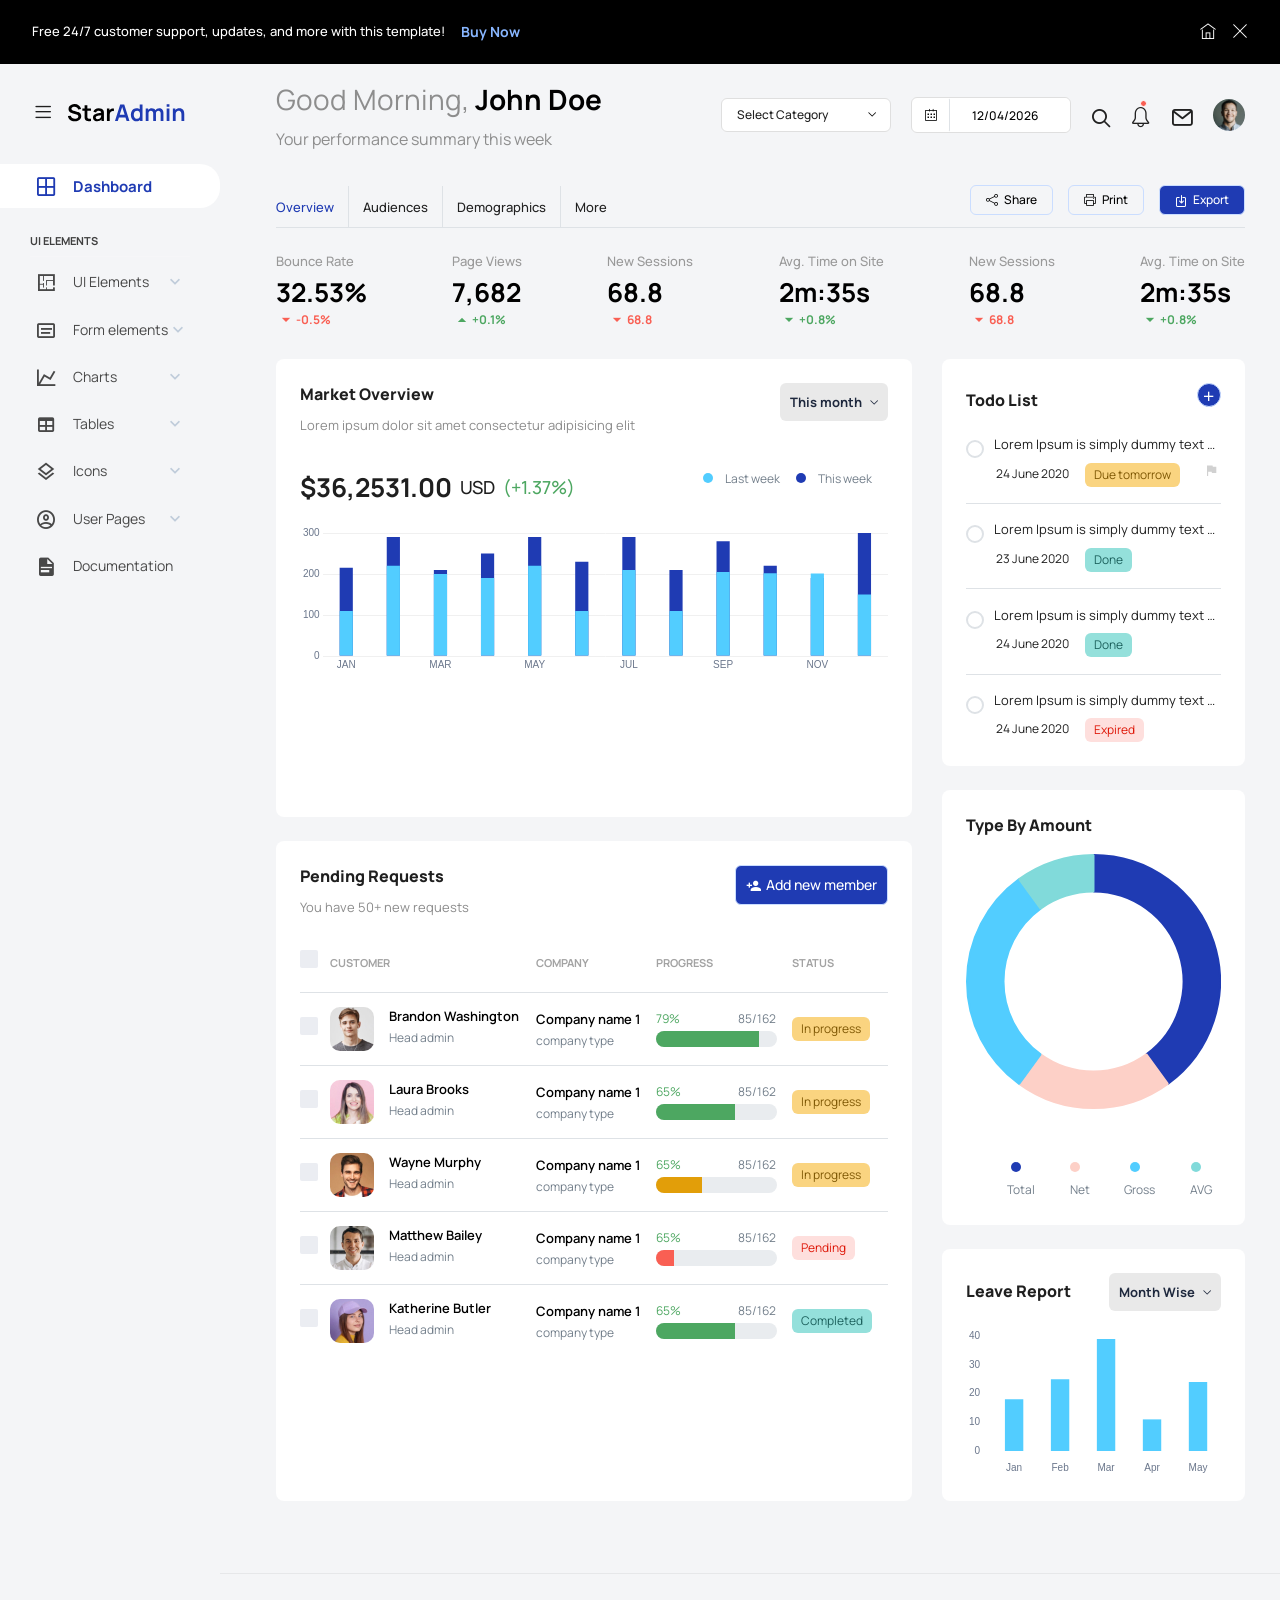
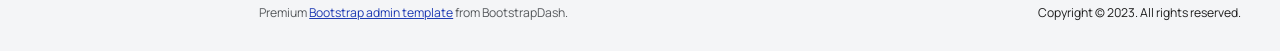
<file: admin/index.html>
<!DOCTYPE html>
<html lang="en">
  <head>
    <!-- Required meta tags -->
    <meta charset="utf-8">
    <meta name="viewport" content="width=device-width, initial-scale=1, shrink-to-fit=no">
    <title>Star Admin2 </title>
    <!-- plugins:css -->
    <link rel="stylesheet" href="assets/vendors/feather/feather.css">
    <link rel="stylesheet" href="assets/vendors/mdi/css/materialdesignicons.min.css">
    <link rel="stylesheet" href="assets/vendors/ti-icons/css/themify-icons.css">
    <link rel="stylesheet" href="assets/vendors/font-awesome/css/font-awesome.min.css">
    <link rel="stylesheet" href="assets/vendors/typicons/typicons.css">
    <link rel="stylesheet" href="assets/vendors/simple-line-icons/css/simple-line-icons.css">
    <link rel="stylesheet" href="assets/vendors/css/vendor.bundle.base.css">
    <link rel="stylesheet" href="assets/vendors/bootstrap-datepicker/bootstrap-datepicker.min.css">
    <!-- endinject -->
    <!-- Plugin css for this page -->
    <link rel="stylesheet" href="assets/vendors/datatables.net-bs4/dataTables.bootstrap4.css">
    <link rel="stylesheet" type="text/css" href="assets/js/select.dataTables.min.css">
    <!-- End plugin css for this page -->
    <!-- inject:css -->
    <link rel="stylesheet" href="assets/css/style.css">
    <!-- endinject -->
    <link rel="shortcut icon" href="assets/images/favicon.png" />
  </head>
  <body class="with-welcome-text">
    <div class="container-scroller">
      <div class="row p-0 m-0 proBanner" id="proBanner">
        <div class="col-md-12 p-0 m-0">
          <div class="card-body card-body-padding px-3 d-flex align-items-center justify-content-between">
            <div class="ps-lg-3">
              <div class="d-flex align-items-center justify-content-between">
                <p class="mb-0 fw-medium me-3 buy-now-text">Free 24/7 customer support, updates, and more with this template!</p>
                <a href="https://www.bootstrapdash.com/product/star-admin-pro/" target="_blank" class="btn me-2 buy-now-btn border-0">Buy Now</a>
              </div>
            </div>
            <div class="d-flex align-items-center justify-content-between">
              <a href="https://www.bootstrapdash.com/product/star-admin-pro/"><i class="ti-home me-3 text-white"></i></a>
              <button id="bannerClose" class="btn border-0 p-0">
                <i class="ti-close text-white"></i>
              </button>
            </div>
          </div>
        </div>
      </div>
      <!-- partial:partials/_navbar.html -->
      <nav class="navbar default-layout col-lg-12 col-12 p-0 fixed-top d-flex align-items-top flex-row">
        <div class="text-center navbar-brand-wrapper d-flex align-items-center justify-content-start">
          <div class="me-3">
            <button class="navbar-toggler navbar-toggler align-self-center" type="button" data-bs-toggle="minimize">
              <span class="icon-menu"></span>
            </button>
          </div>
          <div>
            <a class="navbar-brand brand-logo" href="index.html">
              <img src="assets/images/logo.svg" alt="logo" />
            </a>
            <a class="navbar-brand brand-logo-mini" href="index.html">
              <img src="assets/images/logo-mini.svg" alt="logo" />
            </a>
          </div>
        </div>
        <div class="navbar-menu-wrapper d-flex align-items-top">
          <ul class="navbar-nav">
            <li class="nav-item fw-semibold d-none d-lg-block ms-0">
              <h1 class="welcome-text">Good Morning, <span class="text-black fw-bold">John Doe</span></h1>
              <h3 class="welcome-sub-text">Your performance summary this week </h3>
            </li>
          </ul>
          <ul class="navbar-nav ms-auto">
            <li class="nav-item dropdown d-none d-lg-block">
              <a class="nav-link dropdown-bordered dropdown-toggle dropdown-toggle-split" id="messageDropdown" href="#" data-bs-toggle="dropdown" aria-expanded="false"> Select Category </a>
              <div class="dropdown-menu dropdown-menu-right navbar-dropdown preview-list pb-0" aria-labelledby="messageDropdown">
                <a class="dropdown-item py-3">
                  <p class="mb-0 fw-medium float-start">Select category</p>
                </a>
                <div class="dropdown-divider"></div>
                <a class="dropdown-item preview-item">
                  <div class="preview-item-content flex-grow py-2">
                    <p class="preview-subject ellipsis fw-medium text-dark">Bootstrap Bundle </p>
                    <p class="fw-light small-text mb-0">This is a Bundle featuring 16 unique dashboards</p>
                  </div>
                </a>
                <a class="dropdown-item preview-item">
                  <div class="preview-item-content flex-grow py-2">
                    <p class="preview-subject ellipsis fw-medium text-dark">Angular Bundle</p>
                    <p class="fw-light small-text mb-0">Everything you’ll ever need for your Angular projects</p>
                  </div>
                </a>
                <a class="dropdown-item preview-item">
                  <div class="preview-item-content flex-grow py-2">
                    <p class="preview-subject ellipsis fw-medium text-dark">VUE Bundle</p>
                    <p class="fw-light small-text mb-0">Bundle of 6 Premium Vue Admin Dashboard</p>
                  </div>
                </a>
                <a class="dropdown-item preview-item">
                  <div class="preview-item-content flex-grow py-2">
                    <p class="preview-subject ellipsis fw-medium text-dark">React Bundle</p>
                    <p class="fw-light small-text mb-0">Bundle of 8 Premium React Admin Dashboard</p>
                  </div>
                </a>
              </div>
            </li>
            <li class="nav-item d-none d-lg-block">
              <div id="datepicker-popup" class="input-group date datepicker navbar-date-picker">
                <span class="input-group-addon input-group-prepend border-right">
                  <span class="icon-calendar input-group-text calendar-icon"></span>
                </span>
                <input type="text" class="form-control">
              </div>
            </li>
            <li class="nav-item">
              <form class="search-form" action="#">
                <i class="icon-search"></i>
                <input type="search" class="form-control" placeholder="Search Here" title="Search here">
              </form>
            </li>
            <li class="nav-item dropdown">
              <a class="nav-link count-indicator" id="notificationDropdown" href="#" data-bs-toggle="dropdown">
                <i class="icon-bell"></i>
                <span class="count"></span>
              </a>
              <div class="dropdown-menu dropdown-menu-right navbar-dropdown preview-list pb-0" aria-labelledby="notificationDropdown">
                <a class="dropdown-item py-3 border-bottom">
                  <p class="mb-0 fw-medium float-start">You have 4 new notifications </p>
                  <span class="badge badge-pill badge-primary float-end">View all</span>
                </a>
                <a class="dropdown-item preview-item py-3">
                  <div class="preview-thumbnail">
                    <i class="mdi mdi-alert m-auto text-primary"></i>
                  </div>
                  <div class="preview-item-content">
                    <h6 class="preview-subject fw-normal text-dark mb-1">Application Error</h6>
                    <p class="fw-light small-text mb-0"> Just now </p>
                  </div>
                </a>
                <a class="dropdown-item preview-item py-3">
                  <div class="preview-thumbnail">
                    <i class="mdi mdi-lock-outline m-auto text-primary"></i>
                  </div>
                  <div class="preview-item-content">
                    <h6 class="preview-subject fw-normal text-dark mb-1">Settings</h6>
                    <p class="fw-light small-text mb-0"> Private message </p>
                  </div>
                </a>
                <a class="dropdown-item preview-item py-3">
                  <div class="preview-thumbnail">
                    <i class="mdi mdi-airballoon m-auto text-primary"></i>
                  </div>
                  <div class="preview-item-content">
                    <h6 class="preview-subject fw-normal text-dark mb-1">New user registration</h6>
                    <p class="fw-light small-text mb-0"> 2 days ago </p>
                  </div>
                </a>
              </div>
            </li>
            <li class="nav-item dropdown">
              <a class="nav-link count-indicator" id="countDropdown" href="#" data-bs-toggle="dropdown" aria-expanded="false">
                <i class="icon-mail icon-lg"></i>
              </a>
              <div class="dropdown-menu dropdown-menu-right navbar-dropdown preview-list pb-0" aria-labelledby="countDropdown">
                <a class="dropdown-item py-3">
                  <p class="mb-0 fw-medium float-start">You have 7 unread mails </p>
                  <span class="badge badge-pill badge-primary float-end">View all</span>
                </a>
                <div class="dropdown-divider"></div>
                <a class="dropdown-item preview-item">
                  <div class="preview-thumbnail">
                    <img src="assets/images/faces/face10.jpg" alt="image" class="img-sm profile-pic">
                  </div>
                  <div class="preview-item-content flex-grow py-2">
                    <p class="preview-subject ellipsis fw-medium text-dark">Marian Garner </p>
                    <p class="fw-light small-text mb-0"> The meeting is cancelled </p>
                  </div>
                </a>
                <a class="dropdown-item preview-item">
                  <div class="preview-thumbnail">
                    <img src="assets/images/faces/face12.jpg" alt="image" class="img-sm profile-pic">
                  </div>
                  <div class="preview-item-content flex-grow py-2">
                    <p class="preview-subject ellipsis fw-medium text-dark">David Grey </p>
                    <p class="fw-light small-text mb-0"> The meeting is cancelled </p>
                  </div>
                </a>
                <a class="dropdown-item preview-item">
                  <div class="preview-thumbnail">
                    <img src="assets/images/faces/face1.jpg" alt="image" class="img-sm profile-pic">
                  </div>
                  <div class="preview-item-content flex-grow py-2">
                    <p class="preview-subject ellipsis fw-medium text-dark">Travis Jenkins </p>
                    <p class="fw-light small-text mb-0"> The meeting is cancelled </p>
                  </div>
                </a>
              </div>
            </li>
            <li class="nav-item dropdown d-none d-lg-block user-dropdown">
              <a class="nav-link" id="UserDropdown" href="#" data-bs-toggle="dropdown" aria-expanded="false">
                <img class="img-xs rounded-circle" src="assets/images/faces/face8.jpg" alt="Profile image"> </a>
              <div class="dropdown-menu dropdown-menu-right navbar-dropdown" aria-labelledby="UserDropdown">
                <div class="dropdown-header text-center">
                  <img class="img-md rounded-circle" src="assets/images/faces/face8.jpg" alt="Profile image">
                  <p class="mb-1 mt-3 fw-semibold">Allen Moreno</p>
                  <p class="fw-light text-muted mb-0">allenmoreno@gmail.com</p>
                </div>
                <a class="dropdown-item"><i class="dropdown-item-icon mdi mdi-account-outline text-primary me-2"></i> My Profile <span class="badge badge-pill badge-danger">1</span></a>
                <a class="dropdown-item"><i class="dropdown-item-icon mdi mdi-message-text-outline text-primary me-2"></i> Messages</a>
                <a class="dropdown-item"><i class="dropdown-item-icon mdi mdi-calendar-check-outline text-primary me-2"></i> Activity</a>
                <a class="dropdown-item"><i class="dropdown-item-icon mdi mdi-help-circle-outline text-primary me-2"></i> FAQ</a>
                <a class="dropdown-item"><i class="dropdown-item-icon mdi mdi-power text-primary me-2"></i>Sign Out</a>
              </div>
            </li>
          </ul>
          <button class="navbar-toggler navbar-toggler-right d-lg-none align-self-center" type="button" data-bs-toggle="offcanvas">
            <span class="mdi mdi-menu"></span>
          </button>
        </div>
      </nav>
      <!-- partial -->
      <div class="container-fluid page-body-wrapper">
        <!-- partial:partials/_sidebar.html -->
        <nav class="sidebar sidebar-offcanvas" id="sidebar">
          <ul class="nav">
            <li class="nav-item">
              <a class="nav-link" href="index.html">
                <i class="mdi mdi-grid-large menu-icon"></i>
                <span class="menu-title">Dashboard</span>
              </a>
            </li>
            <li class="nav-item nav-category">UI Elements</li>
            <li class="nav-item">
              <a class="nav-link" data-bs-toggle="collapse" href="#ui-basic" aria-expanded="false" aria-controls="ui-basic">
                <i class="menu-icon mdi mdi-floor-plan"></i>
                <span class="menu-title">UI Elements</span>
                <i class="menu-arrow"></i>
              </a>
              <div class="collapse" id="ui-basic">
                <ul class="nav flex-column sub-menu">
                  <li class="nav-item"> <a class="nav-link" href="pages/ui-features/buttons.html">Buttons</a></li>
                  <li class="nav-item"> <a class="nav-link" href="pages/ui-features/dropdowns.html">Dropdowns</a></li>
                  <li class="nav-item"> <a class="nav-link" href="pages/ui-features/typography.html">Typography</a></li>
                </ul>
              </div>
            </li>
            <li class="nav-item">
              <a class="nav-link" data-bs-toggle="collapse" href="#form-elements" aria-expanded="false" aria-controls="form-elements">
                <i class="menu-icon mdi mdi-card-text-outline"></i>
                <span class="menu-title">Form elements</span>
                <i class="menu-arrow"></i>
              </a>
              <div class="collapse" id="form-elements">
                <ul class="nav flex-column sub-menu">
                  <li class="nav-item"><a class="nav-link" href="pages/forms/basic_elements.html">Basic Elements</a></li>
                </ul>
              </div>
            </li>
            <li class="nav-item">
              <a class="nav-link" data-bs-toggle="collapse" href="#charts" aria-expanded="false" aria-controls="charts">
                <i class="menu-icon mdi mdi-chart-line"></i>
                <span class="menu-title">Charts</span>
                <i class="menu-arrow"></i>
              </a>
              <div class="collapse" id="charts">
                <ul class="nav flex-column sub-menu">
                  <li class="nav-item"> <a class="nav-link" href="pages/charts/chartjs.html">ChartJs</a></li>
                </ul>
              </div>
            </li>
            <li class="nav-item">
              <a class="nav-link" data-bs-toggle="collapse" href="#tables" aria-expanded="false" aria-controls="tables">
                <i class="menu-icon mdi mdi-table"></i>
                <span class="menu-title">Tables</span>
                <i class="menu-arrow"></i>
              </a>
              <div class="collapse" id="tables">
                <ul class="nav flex-column sub-menu">
                  <li class="nav-item"> <a class="nav-link" href="pages/tables/basic-table.html">Basic table</a></li>
                </ul>
              </div>
            </li>
            <li class="nav-item">
              <a class="nav-link" data-bs-toggle="collapse" href="#icons" aria-expanded="false" aria-controls="icons">
                <i class="menu-icon mdi mdi-layers-outline"></i>
                <span class="menu-title">Icons</span>
                <i class="menu-arrow"></i>
              </a>
              <div class="collapse" id="icons">
                <ul class="nav flex-column sub-menu">
                  <li class="nav-item"> <a class="nav-link" href="pages/icons/font-awesome.html">Font Awesome</a></li>
                </ul>
              </div>
            </li>
            <li class="nav-item">
              <a class="nav-link" data-bs-toggle="collapse" href="#auth" aria-expanded="false" aria-controls="auth">
                <i class="menu-icon mdi mdi-account-circle-outline"></i>
                <span class="menu-title">User Pages</span>
                <i class="menu-arrow"></i>
              </a>
              <div class="collapse" id="auth">
                <ul class="nav flex-column sub-menu">
                  <li class="nav-item"> <a class="nav-link" href="pages/samples/blank-page.html"> Blank Page </a></li>
                  <li class="nav-item"> <a class="nav-link" href="pages/samples/error-404.html"> 404 </a></li>
                  <li class="nav-item"> <a class="nav-link" href="pages/samples/error-500.html"> 500 </a></li>
                  <li class="nav-item"> <a class="nav-link" href="pages/samples/login.html"> Login </a></li>
                  <li class="nav-item"> <a class="nav-link" href="pages/samples/register.html"> Register </a></li>
                </ul>
              </div>
            </li>
            <li class="nav-item">
              <a class="nav-link" href="docs/documentation.html">
                <i class="menu-icon mdi mdi-file-document"></i>
                <span class="menu-title">Documentation</span>
              </a>
            </li>
          </ul>
        </nav>
        <!-- partial -->
        <div class="main-panel">
          <div class="content-wrapper">
            <div class="row">
              <div class="col-sm-12">
                <div class="home-tab">
                  <div class="d-sm-flex align-items-center justify-content-between border-bottom">
                    <ul class="nav nav-tabs" role="tablist">
                      <li class="nav-item">
                        <a class="nav-link active ps-0" id="home-tab" data-bs-toggle="tab" href="#overview" role="tab" aria-controls="overview" aria-selected="true">Overview</a>
                      </li>
                      <li class="nav-item">
                        <a class="nav-link" id="profile-tab" data-bs-toggle="tab" href="#audiences" role="tab" aria-selected="false">Audiences</a>
                      </li>
                      <li class="nav-item">
                        <a class="nav-link" id="contact-tab" data-bs-toggle="tab" href="#demographics" role="tab" aria-selected="false">Demographics</a>
                      </li>
                      <li class="nav-item">
                        <a class="nav-link border-0" id="more-tab" data-bs-toggle="tab" href="#more" role="tab" aria-selected="false">More</a>
                      </li>
                    </ul>
                    <div>
                      <div class="btn-wrapper">
                        <a href="#" class="btn btn-otline-dark align-items-center"><i class="icon-share"></i> Share</a>
                        <a href="#" class="btn btn-otline-dark"><i class="icon-printer"></i> Print</a>
                        <a href="#" class="btn btn-primary text-white me-0"><i class="icon-download"></i> Export</a>
                      </div>
                    </div>
                  </div>
                  <div class="tab-content tab-content-basic">
                    <div class="tab-pane fade show active" id="overview" role="tabpanel" aria-labelledby="overview">
                      <div class="row">
                        <div class="col-sm-12">
                          <div class="statistics-details d-flex align-items-center justify-content-between">
                            <div>
                              <p class="statistics-title">Bounce Rate</p>
                              <h3 class="rate-percentage">32.53%</h3>
                              <p class="text-danger d-flex"><i class="mdi mdi-menu-down"></i><span>-0.5%</span></p>
                            </div>
                            <div>
                              <p class="statistics-title">Page Views</p>
                              <h3 class="rate-percentage">7,682</h3>
                              <p class="text-success d-flex"><i class="mdi mdi-menu-up"></i><span>+0.1%</span></p>
                            </div>
                            <div>
                              <p class="statistics-title">New Sessions</p>
                              <h3 class="rate-percentage">68.8</h3>
                              <p class="text-danger d-flex"><i class="mdi mdi-menu-down"></i><span>68.8</span></p>
                            </div>
                            <div class="d-none d-md-block">
                              <p class="statistics-title">Avg. Time on Site</p>
                              <h3 class="rate-percentage">2m:35s</h3>
                              <p class="text-success d-flex"><i class="mdi mdi-menu-down"></i><span>+0.8%</span></p>
                            </div>
                            <div class="d-none d-md-block">
                              <p class="statistics-title">New Sessions</p>
                              <h3 class="rate-percentage">68.8</h3>
                              <p class="text-danger d-flex"><i class="mdi mdi-menu-down"></i><span>68.8</span></p>
                            </div>
                            <div class="d-none d-md-block">
                              <p class="statistics-title">Avg. Time on Site</p>
                              <h3 class="rate-percentage">2m:35s</h3>
                              <p class="text-success d-flex"><i class="mdi mdi-menu-down"></i><span>+0.8%</span></p>
                            </div>
                          </div>
                        </div>
                      </div>
                      <div class="row">
                        <div class="col-lg-8 d-flex flex-column">
                          <div class="row flex-grow">
                            <div class="col-12 grid-margin stretch-card">
                              <div class="card card-rounded">
                                <div class="card-body">
                                  <div class="d-sm-flex justify-content-between align-items-start">
                                    <div>
                                      <h4 class="card-title card-title-dash">Market Overview</h4>
                                      <p class="card-subtitle card-subtitle-dash">Lorem ipsum dolor sit amet consectetur adipisicing elit</p>
                                    </div>
                                    <div>
                                      <div class="dropdown">
                                        <button class="btn btn-light dropdown-toggle toggle-dark btn-lg mb-0 me-0" type="button" id="dropdownMenuButton2" data-bs-toggle="dropdown" aria-haspopup="true" aria-expanded="false"> This month </button>
                                        <div class="dropdown-menu" aria-labelledby="dropdownMenuButton2">
                                          <h6 class="dropdown-header">Settings</h6>
                                          <a class="dropdown-item" href="#">Action</a>
                                          <a class="dropdown-item" href="#">Another action</a>
                                          <a class="dropdown-item" href="#">Something else here</a>
                                          <div class="dropdown-divider"></div>
                                          <a class="dropdown-item" href="#">Separated link</a>
                                        </div>
                                      </div>
                                    </div>
                                  </div>
                                  <div class="d-sm-flex align-items-center mt-1 justify-content-between">
                                    <div class="d-sm-flex align-items-center mt-4 justify-content-between">
                                      <h2 class="me-2 fw-bold">$36,2531.00</h2>
                                      <h4 class="me-2">USD</h4>
                                      <h4 class="text-success">(+1.37%)</h4>
                                    </div>
                                    <div class="me-3">
                                      <div id="marketingOverview-legend"></div>
                                    </div>
                                  </div>
                                  <div class="chartjs-bar-wrapper mt-3">
                                    <canvas id="marketingOverview"></canvas>
                                  </div>
                                </div>
                              </div>
                            </div>
                          </div>
                          <div class="row flex-grow">
                            <div class="col-12 grid-margin stretch-card">
                              <div class="card card-rounded">
                                <div class="card-body">
                                  <div class="d-sm-flex justify-content-between align-items-start">
                                    <div>
                                      <h4 class="card-title card-title-dash">Pending Requests</h4>
                                      <p class="card-subtitle card-subtitle-dash">You have 50+ new requests</p>
                                    </div>
                                    <div>
                                      <button class="btn btn-primary btn-lg text-white mb-0 me-0" type="button"><i class="mdi mdi-account-plus"></i>Add new member</button>
                                    </div>
                                  </div>
                                  <div class="table-responsive  mt-1">
                                    <table class="table select-table">
                                      <thead>
                                        <tr>
                                          <th>
                                            <div class="form-check form-check-flat mt-0">
                                              <label class="form-check-label">
                                                <input type="checkbox" class="form-check-input" aria-checked="false" id="check-all"><i class="input-helper"></i></label>
                                            </div>
                                          </th>
                                          <th>Customer</th>
                                          <th>Company</th>
                                          <th>Progress</th>
                                          <th>Status</th>
                                        </tr>
                                      </thead>
                                      <tbody>
                                        <tr>
                                          <td>
                                            <div class="form-check form-check-flat mt-0">
                                              <label class="form-check-label">
                                                <input type="checkbox" class="form-check-input" aria-checked="false"><i class="input-helper"></i></label>
                                            </div>
                                          </td>
                                          <td>
                                            <div class="d-flex ">
                                              <img src="assets/images/faces/face1.jpg" alt="">
                                              <div>
                                                <h6>Brandon Washington</h6>
                                                <p>Head admin</p>
                                              </div>
                                            </div>
                                          </td>
                                          <td>
                                            <h6>Company name 1</h6>
                                            <p>company type</p>
                                          </td>
                                          <td>
                                            <div>
                                              <div class="d-flex justify-content-between align-items-center mb-1 max-width-progress-wrap">
                                                <p class="text-success">79%</p>
                                                <p>85/162</p>
                                              </div>
                                              <div class="progress progress-md">
                                                <div class="progress-bar bg-success" role="progressbar" style="width: 85%" aria-valuenow="25" aria-valuemin="0" aria-valuemax="100"></div>
                                              </div>
                                            </div>
                                          </td>
                                          <td>
                                            <div class="badge badge-opacity-warning">In progress</div>
                                          </td>
                                        </tr>
                                        <tr>
                                          <td>
                                            <div class="form-check form-check-flat mt-0">
                                              <label class="form-check-label">
                                                <input type="checkbox" class="form-check-input" aria-checked="false"><i class="input-helper"></i></label>
                                            </div>
                                          </td>
                                          <td>
                                            <div class="d-flex">
                                              <img src="assets/images/faces/face2.jpg" alt="">
                                              <div>
                                                <h6>Laura Brooks</h6>
                                                <p>Head admin</p>
                                              </div>
                                            </div>
                                          </td>
                                          <td>
                                            <h6>Company name 1</h6>
                                            <p>company type</p>
                                          </td>
                                          <td>
                                            <div>
                                              <div class="d-flex justify-content-between align-items-center mb-1 max-width-progress-wrap">
                                                <p class="text-success">65%</p>
                                                <p>85/162</p>
                                              </div>
                                              <div class="progress progress-md">
                                                <div class="progress-bar bg-success" role="progressbar" style="width: 65%" aria-valuenow="65" aria-valuemin="0" aria-valuemax="100"></div>
                                              </div>
                                            </div>
                                          </td>
                                          <td>
                                            <div class="badge badge-opacity-warning">In progress</div>
                                          </td>
                                        </tr>
                                        <tr>
                                          <td>
                                            <div class="form-check form-check-flat mt-0">
                                              <label class="form-check-label">
                                                <input type="checkbox" class="form-check-input" aria-checked="false"><i class="input-helper"></i></label>
                                            </div>
                                          </td>
                                          <td>
                                            <div class="d-flex">
                                              <img src="assets/images/faces/face3.jpg" alt="">
                                              <div>
                                                <h6>Wayne Murphy</h6>
                                                <p>Head admin</p>
                                              </div>
                                            </div>
                                          </td>
                                          <td>
                                            <h6>Company name 1</h6>
                                            <p>company type</p>
                                          </td>
                                          <td>
                                            <div>
                                              <div class="d-flex justify-content-between align-items-center mb-1 max-width-progress-wrap">
                                                <p class="text-success">65%</p>
                                                <p>85/162</p>
                                              </div>
                                              <div class="progress progress-md">
                                                <div class="progress-bar bg-warning" role="progressbar" style="width: 38%" aria-valuenow="38" aria-valuemin="0" aria-valuemax="100"></div>
                                              </div>
                                            </div>
                                          </td>
                                          <td>
                                            <div class="badge badge-opacity-warning">In progress</div>
                                          </td>
                                        </tr>
                                        <tr>
                                          <td>
                                            <div class="form-check form-check-flat mt-0">
                                              <label class="form-check-label">
                                                <input type="checkbox" class="form-check-input" aria-checked="false"><i class="input-helper"></i></label>
                                            </div>
                                          </td>
                                          <td>
                                            <div class="d-flex">
                                              <img src="assets/images/faces/face4.jpg" alt="">
                                              <div>
                                                <h6>Matthew Bailey</h6>
                                                <p>Head admin</p>
                                              </div>
                                            </div>
                                          </td>
                                          <td>
                                            <h6>Company name 1</h6>
                                            <p>company type</p>
                                          </td>
                                          <td>
                                            <div>
                                              <div class="d-flex justify-content-between align-items-center mb-1 max-width-progress-wrap">
                                                <p class="text-success">65%</p>
                                                <p>85/162</p>
                                              </div>
                                              <div class="progress progress-md">
                                                <div class="progress-bar bg-danger" role="progressbar" style="width: 15%" aria-valuenow="15" aria-valuemin="0" aria-valuemax="100"></div>
                                              </div>
                                            </div>
                                          </td>
                                          <td>
                                            <div class="badge badge-opacity-danger">Pending</div>
                                          </td>
                                        </tr>
                                        <tr>
                                          <td>
                                            <div class="form-check form-check-flat mt-0">
                                              <label class="form-check-label">
                                                <input type="checkbox" class="form-check-input" aria-checked="false"><i class="input-helper"></i></label>
                                            </div>
                                          </td>
                                          <td>
                                            <div class="d-flex">
                                              <img src="assets/images/faces/face5.jpg" alt="">
                                              <div>
                                                <h6>Katherine Butler</h6>
                                                <p>Head admin</p>
                                              </div>
                                            </div>
                                          </td>
                                          <td>
                                            <h6>Company name 1</h6>
                                            <p>company type</p>
                                          </td>
                                          <td>
                                            <div>
                                              <div class="d-flex justify-content-between align-items-center mb-1 max-width-progress-wrap">
                                                <p class="text-success">65%</p>
                                                <p>85/162</p>
                                              </div>
                                              <div class="progress progress-md">
                                                <div class="progress-bar bg-success" role="progressbar" style="width: 65%" aria-valuenow="65" aria-valuemin="0" aria-valuemax="100"></div>
                                              </div>
                                            </div>
                                          </td>
                                          <td>
                                            <div class="badge badge-opacity-success">Completed</div>
                                          </td>
                                        </tr>
                                      </tbody>
                                    </table>
                                  </div>
                                </div>
                              </div>
                            </div>
                          </div>
                        </div>
                        <div class="col-lg-4 d-flex flex-column">
                          <div class="row flex-grow">
                            <div class="col-12 grid-margin stretch-card">
                              <div class="card card-rounded">
                                <div class="card-body">
                                  <div class="row">
                                    <div class="col-lg-12">
                                      <div class="d-flex justify-content-between align-items-center">
                                        <h4 class="card-title card-title-dash">Todo list</h4>
                                        <div class="add-items d-flex mb-0">
                                          <!-- <input type="text" class="form-control todo-list-input" placeholder="What do you need to do today?"> -->
                                          <button class="add btn btn-icons btn-rounded btn-primary todo-list-add-btn text-white me-0 pl-12p"><i class="mdi mdi-plus"></i></button>
                                        </div>
                                      </div>
                                      <div class="list-wrapper">
                                        <ul class="todo-list todo-list-rounded">
                                          <li class="d-block">
                                            <div class="form-check w-100">
                                              <label class="form-check-label">
                                                <input class="checkbox" type="checkbox"> Lorem Ipsum is simply dummy text of the printing <i class="input-helper rounded"></i>
                                              </label>
                                              <div class="d-flex mt-2">
                                                <div class="ps-4 text-small me-3">24 June 2020</div>
                                                <div class="badge badge-opacity-warning me-3">Due tomorrow</div>
                                                <i class="mdi mdi-flag ms-2 flag-color"></i>
                                              </div>
                                            </div>
                                          </li>
                                          <li class="d-block">
                                            <div class="form-check w-100">
                                              <label class="form-check-label">
                                                <input class="checkbox" type="checkbox"> Lorem Ipsum is simply dummy text of the printing <i class="input-helper rounded"></i>
                                              </label>
                                              <div class="d-flex mt-2">
                                                <div class="ps-4 text-small me-3">23 June 2020</div>
                                                <div class="badge badge-opacity-success me-3">Done</div>
                                              </div>
                                            </div>
                                          </li>
                                          <li>
                                            <div class="form-check w-100">
                                              <label class="form-check-label">
                                                <input class="checkbox" type="checkbox"> Lorem Ipsum is simply dummy text of the printing <i class="input-helper rounded"></i>
                                              </label>
                                              <div class="d-flex mt-2">
                                                <div class="ps-4 text-small me-3">24 June 2020</div>
                                                <div class="badge badge-opacity-success me-3">Done</div>
                                              </div>
                                            </div>
                                          </li>
                                          <li class="border-bottom-0">
                                            <div class="form-check w-100">
                                              <label class="form-check-label">
                                                <input class="checkbox" type="checkbox"> Lorem Ipsum is simply dummy text of the printing <i class="input-helper rounded"></i>
                                              </label>
                                              <div class="d-flex mt-2">
                                                <div class="ps-4 text-small me-3">24 June 2020</div>
                                                <div class="badge badge-opacity-danger me-3">Expired</div>
                                              </div>
                                            </div>
                                          </li>
                                        </ul>
                                      </div>
                                    </div>
                                  </div>
                                </div>
                              </div>
                            </div>
                          </div>
                          <div class="row flex-grow">
                            <div class="col-12 grid-margin stretch-card">
                              <div class="card card-rounded">
                                <div class="card-body">
                                  <div class="row">
                                    <div class="col-lg-12">
                                      <div class="d-flex justify-content-between align-items-center mb-3">
                                        <h4 class="card-title card-title-dash">Type By Amount</h4>
                                      </div>
                                      <div>
                                        <canvas class="my-auto" id="doughnutChart"></canvas>
                                      </div>
                                      <div id="doughnutChart-legend" class="mt-5 text-center"></div>
                                    </div>
                                  </div>
                                </div>
                              </div>
                            </div>
                          </div>
                          <div class="row flex-grow">
                            <div class="col-12 grid-margin stretch-card">
                              <div class="card card-rounded">
                                <div class="card-body">
                                  <div class="row">
                                    <div class="col-lg-12">
                                      <div class="d-flex justify-content-between align-items-center mb-3">
                                        <div>
                                          <h4 class="card-title card-title-dash">Leave Report</h4>
                                        </div>
                                        <div>
                                          <div class="dropdown">
                                            <button class="btn btn-light dropdown-toggle toggle-dark btn-lg mb-0 me-0" type="button" id="dropdownMenuButton3" data-bs-toggle="dropdown" aria-haspopup="true" aria-expanded="false"> Month Wise </button>
                                            <div class="dropdown-menu" aria-labelledby="dropdownMenuButton3">
                                              <h6 class="dropdown-header">week Wise</h6>
                                              <a class="dropdown-item" href="#">Year Wise</a>
                                            </div>
                                          </div>
                                        </div>
                                      </div>
                                      <div class="mt-3">
                                        <canvas id="leaveReport"></canvas>
                                      </div>
                                    </div>
                                  </div>
                                </div>
                              </div>
                            </div>
                          </div>
                          <div class="row flex-grow">
                          </div>
                        </div>
                      </div>
                    </div>
                  </div>
                </div>
              </div>
            </div>
          </div>
          <!-- content-wrapper ends -->
          <!-- partial:partials/_footer.html -->
          <footer class="footer">
            <div class="d-sm-flex justify-content-center justify-content-sm-between">
              <span class="text-muted text-center text-sm-left d-block d-sm-inline-block">Premium <a href="https://www.bootstrapdash.com/" target="_blank">Bootstrap admin template</a> from BootstrapDash.</span>
              <span class="float-none float-sm-end d-block mt-1 mt-sm-0 text-center">Copyright © 2023. All rights reserved.</span>
            </div>
          </footer>
          <!-- partial -->
        </div>
        <!-- main-panel ends -->
      </div>
      <!-- page-body-wrapper ends -->
    </div>
    <!-- container-scroller -->
    <!-- plugins:js -->
    <script src="assets/vendors/js/vendor.bundle.base.js"></script>
    <script src="assets/vendors/bootstrap-datepicker/bootstrap-datepicker.min.js"></script>
    <!-- endinject -->
    <!-- Plugin js for this page -->
    <script src="assets/vendors/chart.js/chart.umd.js"></script>
    <script src="assets/vendors/progressbar.js/progressbar.min.js"></script>
    <!-- End plugin js for this page -->
    <!-- inject:js -->
    <script src="assets/js/off-canvas.js"></script>
    <script src="assets/js/template.js"></script>
    <script src="assets/js/settings.js"></script>
    <script src="assets/js/hoverable-collapse.js"></script>
    <script src="assets/js/todolist.js"></script>
    <!-- endinject -->
    <!-- Custom js for this page-->
    <script src="assets/js/jquery.cookie.js" type="text/javascript"></script>
    <script src="assets/js/dashboard.js"></script>
    <!-- <script src="assets/js/Chart.roundedBarCharts.js"></script> -->
    <!-- End custom js for this page-->
  </body>
</html>
</file>
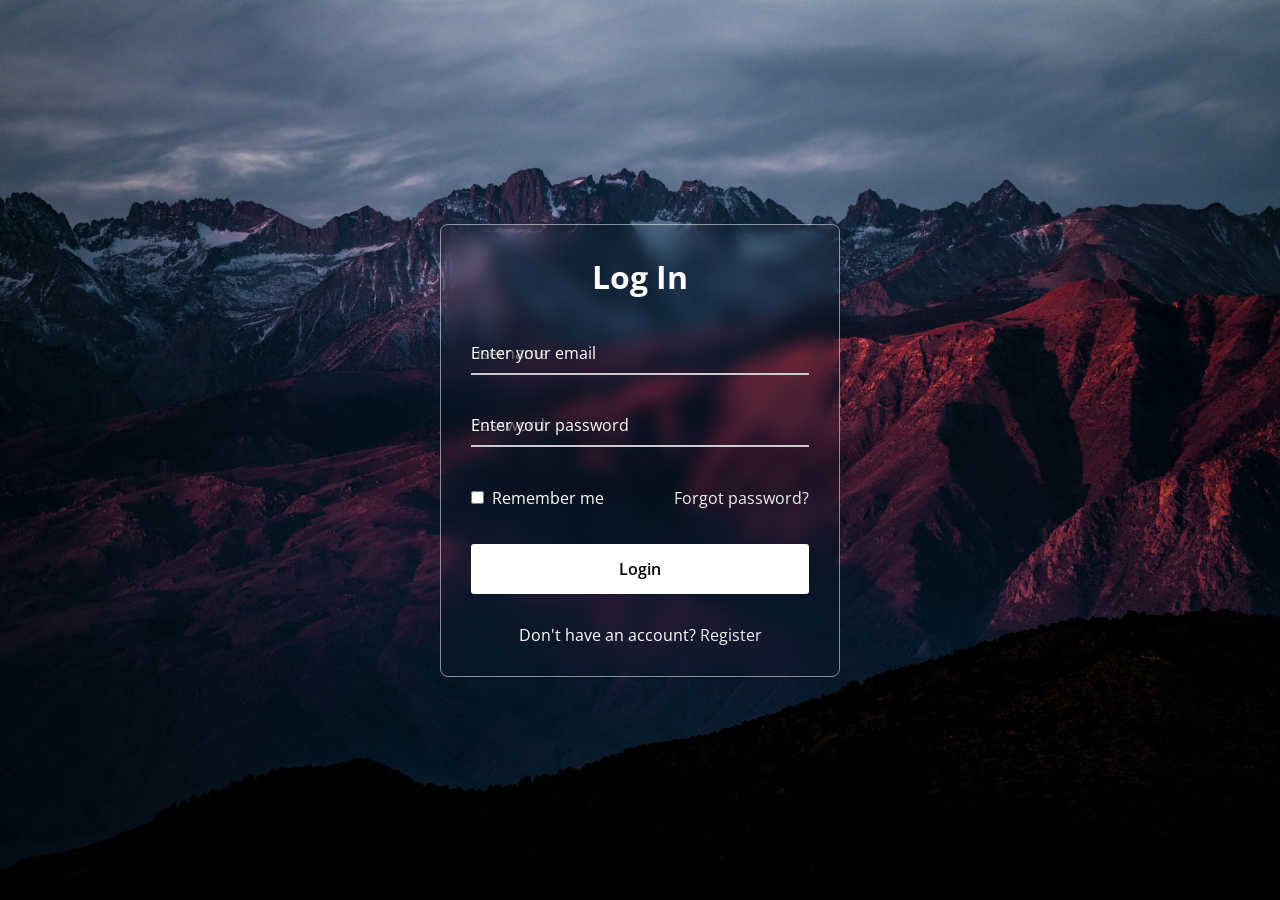
<file: Login/index.html>
<!DOCTYPE html>
<!-- Coding By CodingNepal - www.codingnepalweb.com -->
<html>
<head>
  <meta charset="UTF-8">
  <meta name="viewport" content="width=device-width, initial-scale=1.0">
  <title>Glassmorphism Login Form | CodingNepal</title>
  <link rel="stylesheet" href="style.css">
</head>
<body>
  <div class="wrapper">
    <!-- Added class="login" and id="loginForm" from the image -->
    <form action="#" class="login" id="loginForm">
      <h2>Log In</h2>
      
      <!-- Added id="username" and placeholder from the image -->
      <div class="input-field field">
        <input type="text" placeholder="username" required id="username">
        <label>Enter your email</label>
      </div>
      
      <!-- Added id="password" and placeholder from the image -->
      <div class="input-field field">
        <input type="password" placeholder="Password" required id="password">
        <label>Enter your password</label>
      </div>
      
      <div class="forget">
        <label for="remember">
          <input type="checkbox" id="remember">
          <p>Remember me</p>
        </label>
        <a href="#">Forgot password?</a>
      </div>
      
      <button type="submit">Login</button>
      
      <div class="register">
        <p>Don't have an account? <a href="register.html">Register</a></p>
      </div>
    </form>
  </div>
  
  <div id="alertBox" class="alert" style="display:none;"></div>
<form/>

<script src="login.js"></script>
</body>
</html>
</file>
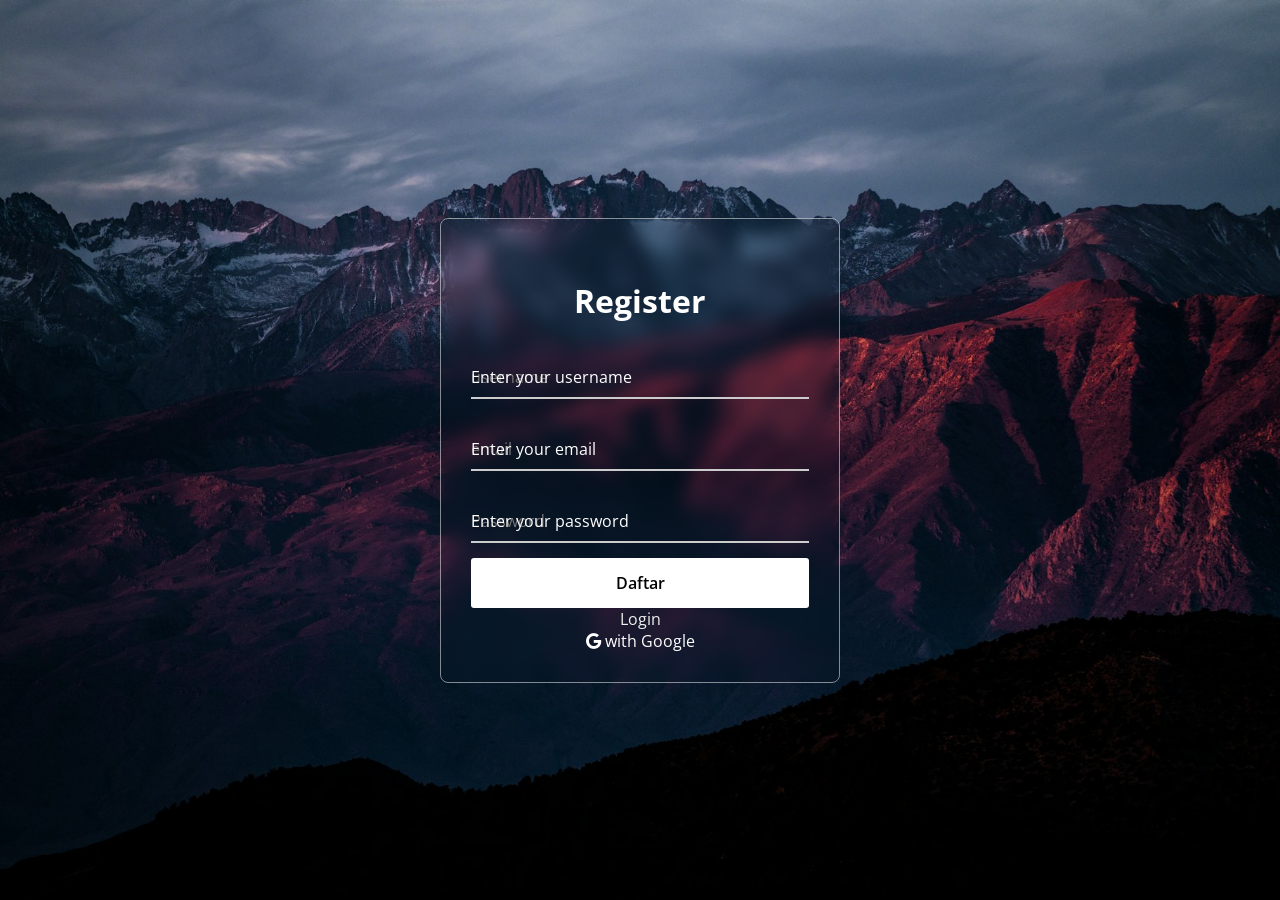
<file: Login/register.html>
<!DOCTYPE html>
<!-- Coding By CodingNepal - www.codingnepalweb.com -->
<html lang="id">
<head>
  <meta charset="UTF-8">
  <meta name="viewport" content="width=device-width, initial-scale=1.0">
  <title>Glassmorphism Register Form | CodingNepal</title>
  <link rel="stylesheet" href="style.css">
  <!-- Font Awesome untuk ikon Google (jika diperlukan) -->
  <link rel="stylesheet" href="https://cdnjs.cloudflare.com/ajax/libs/font-awesome/6.0.0/css/all.min.css">
</head>
<body>
   <div class="wrapper">
     <form action="#" class="register" id="registerForm">
      <h2>Register</h2>
      
      <!-- Added id="username" and placeholder from the image -->
      <div class="input-field field">
        <input type="text" placeholder="username" required id="username">
        <label>Enter your username</label>
      </div>
          <!-- Added id="username" and placeholder from the image -->
      <div class="input-field field">
        <input type="text" placeholder="email" required id="email">
        <label>Enter your email</label>
      </div>
        
      <!-- Added id="password" and placeholder from the image -->
      <div class="input-field field">
        <input type="password" placeholder="Password" required id="password">
        <label>Enter your password</label>
      </div>
      
      <!-- Tempat menampilkan pesan error/sukses dari JavaScript -->
      <p id="message"></p>
      
      <button type="submit">Daftar</button>
      
      <div class="social">
        <div class="go">
          <a href="index.html">Login</a>
        </div>
        <div class="kanan">
          <i class="fab fa-google"></i> with Google
        </div>
      </div>
    </form>
  </div>

  <!-- Box Alert tambahan (jika skrip JS Anda membutuhkannya) -->
  <div id="alertBox" class="alert" style="display:none;"></div>

<p id="message"></p>
<script src="register.js" defer></script>
</body>
</html>
</file>
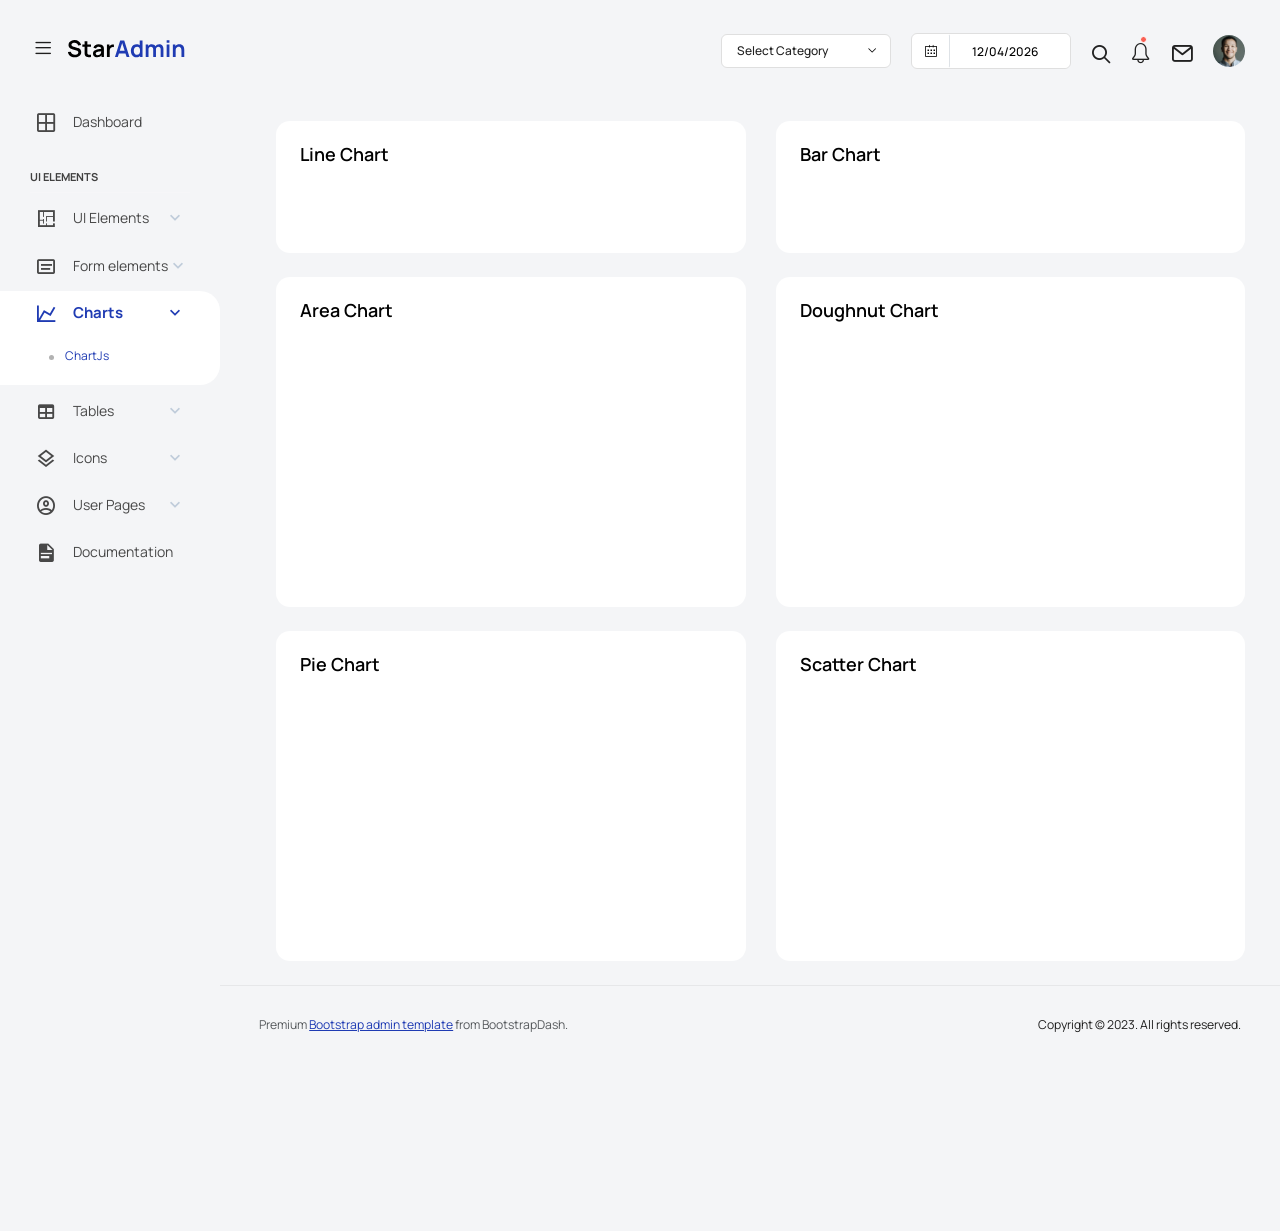
<file: admin/pages/charts/chartjs.html>
<!DOCTYPE html>
<html lang="en">
  <head>
    <!-- Required meta tags -->
    <meta charset="utf-8">
    <meta name="viewport" content="width=device-width, initial-scale=1, shrink-to-fit=no">
    <title>Star Admin2 </title>
    <!-- plugins:css -->
    <link rel="stylesheet" href="../../assets/vendors/feather/feather.css">
    <link rel="stylesheet" href="../../assets/vendors/mdi/css/materialdesignicons.min.css">
    <link rel="stylesheet" href="../../assets/vendors/ti-icons/css/themify-icons.css">
    <link rel="stylesheet" href="../../assets/vendors/font-awesome/css/font-awesome.min.css">
    <link rel="stylesheet" href="../../assets/vendors/typicons/typicons.css">
    <link rel="stylesheet" href="../../assets/vendors/simple-line-icons/css/simple-line-icons.css">
    <link rel="stylesheet" href="../../assets/vendors/css/vendor.bundle.base.css">
    <link rel="stylesheet" href="../../assets/vendors/bootstrap-datepicker/bootstrap-datepicker.min.css">
    <!-- endinject -->
    <!-- Plugin css for this page -->
    <!-- End plugin css for this page -->
    <!-- inject:css -->
    <link rel="stylesheet" href="../../assets/css/style.css">
    <!-- endinject -->
    <link rel="shortcut icon" href="../../assets/images/favicon.png" />
  </head>
  <body>
    <div class="container-scroller">
      <!-- partial:../../partials/_navbar.html -->
      <nav class="navbar default-layout col-lg-12 col-12 p-0 fixed-top d-flex align-items-top flex-row">
        <div class="text-center navbar-brand-wrapper d-flex align-items-center justify-content-start">
          <div class="me-3">
            <button class="navbar-toggler navbar-toggler align-self-center" type="button" data-bs-toggle="minimize">
              <span class="icon-menu"></span>
            </button>
          </div>
          <div>
            <a class="navbar-brand brand-logo" href="../../index.html">
              <img src="../../assets/images/logo.svg" alt="logo" />
            </a>
            <a class="navbar-brand brand-logo-mini" href="../../index.html">
              <img src="../../assets/images/logo-mini.svg" alt="logo" />
            </a>
          </div>
        </div>
        <div class="navbar-menu-wrapper d-flex align-items-top">
          <ul class="navbar-nav">
            <li class="nav-item fw-semibold d-none d-lg-block ms-0">
              <h1 class="welcome-text">Good Morning, <span class="text-black fw-bold">John Doe</span></h1>
              <h3 class="welcome-sub-text">Your performance summary this week </h3>
            </li>
          </ul>
          <ul class="navbar-nav ms-auto">
            <li class="nav-item dropdown d-none d-lg-block">
              <a class="nav-link dropdown-bordered dropdown-toggle dropdown-toggle-split" id="messageDropdown" href="#" data-bs-toggle="dropdown" aria-expanded="false"> Select Category </a>
              <div class="dropdown-menu dropdown-menu-right navbar-dropdown preview-list pb-0" aria-labelledby="messageDropdown">
                <a class="dropdown-item py-3">
                  <p class="mb-0 fw-medium float-start">Select category</p>
                </a>
                <div class="dropdown-divider"></div>
                <a class="dropdown-item preview-item">
                  <div class="preview-item-content flex-grow py-2">
                    <p class="preview-subject ellipsis fw-medium text-dark">Bootstrap Bundle </p>
                    <p class="fw-light small-text mb-0">This is a Bundle featuring 16 unique dashboards</p>
                  </div>
                </a>
                <a class="dropdown-item preview-item">
                  <div class="preview-item-content flex-grow py-2">
                    <p class="preview-subject ellipsis fw-medium text-dark">Angular Bundle</p>
                    <p class="fw-light small-text mb-0">Everything you’ll ever need for your Angular projects</p>
                  </div>
                </a>
                <a class="dropdown-item preview-item">
                  <div class="preview-item-content flex-grow py-2">
                    <p class="preview-subject ellipsis fw-medium text-dark">VUE Bundle</p>
                    <p class="fw-light small-text mb-0">Bundle of 6 Premium Vue Admin Dashboard</p>
                  </div>
                </a>
                <a class="dropdown-item preview-item">
                  <div class="preview-item-content flex-grow py-2">
                    <p class="preview-subject ellipsis fw-medium text-dark">React Bundle</p>
                    <p class="fw-light small-text mb-0">Bundle of 8 Premium React Admin Dashboard</p>
                  </div>
                </a>
              </div>
            </li>
            <li class="nav-item d-none d-lg-block">
              <div id="datepicker-popup" class="input-group date datepicker navbar-date-picker">
                <span class="input-group-addon input-group-prepend border-right">
                  <span class="icon-calendar input-group-text calendar-icon"></span>
                </span>
                <input type="text" class="form-control">
              </div>
            </li>
            <li class="nav-item">
              <form class="search-form" action="#">
                <i class="icon-search"></i>
                <input type="search" class="form-control" placeholder="Search Here" title="Search here">
              </form>
            </li>
            <li class="nav-item dropdown">
              <a class="nav-link count-indicator" id="notificationDropdown" href="#" data-bs-toggle="dropdown">
                <i class="icon-bell"></i>
                <span class="count"></span>
              </a>
              <div class="dropdown-menu dropdown-menu-right navbar-dropdown preview-list pb-0" aria-labelledby="notificationDropdown">
                <a class="dropdown-item py-3 border-bottom">
                  <p class="mb-0 fw-medium float-start">You have 4 new notifications </p>
                  <span class="badge badge-pill badge-primary float-end">View all</span>
                </a>
                <a class="dropdown-item preview-item py-3">
                  <div class="preview-thumbnail">
                    <i class="mdi mdi-alert m-auto text-primary"></i>
                  </div>
                  <div class="preview-item-content">
                    <h6 class="preview-subject fw-normal text-dark mb-1">Application Error</h6>
                    <p class="fw-light small-text mb-0"> Just now </p>
                  </div>
                </a>
                <a class="dropdown-item preview-item py-3">
                  <div class="preview-thumbnail">
                    <i class="mdi mdi-lock-outline m-auto text-primary"></i>
                  </div>
                  <div class="preview-item-content">
                    <h6 class="preview-subject fw-normal text-dark mb-1">Settings</h6>
                    <p class="fw-light small-text mb-0"> Private message </p>
                  </div>
                </a>
                <a class="dropdown-item preview-item py-3">
                  <div class="preview-thumbnail">
                    <i class="mdi mdi-airballoon m-auto text-primary"></i>
                  </div>
                  <div class="preview-item-content">
                    <h6 class="preview-subject fw-normal text-dark mb-1">New user registration</h6>
                    <p class="fw-light small-text mb-0"> 2 days ago </p>
                  </div>
                </a>
              </div>
            </li>
            <li class="nav-item dropdown">
              <a class="nav-link count-indicator" id="countDropdown" href="#" data-bs-toggle="dropdown" aria-expanded="false">
                <i class="icon-mail icon-lg"></i>
              </a>
              <div class="dropdown-menu dropdown-menu-right navbar-dropdown preview-list pb-0" aria-labelledby="countDropdown">
                <a class="dropdown-item py-3">
                  <p class="mb-0 fw-medium float-start">You have 7 unread mails </p>
                  <span class="badge badge-pill badge-primary float-end">View all</span>
                </a>
                <div class="dropdown-divider"></div>
                <a class="dropdown-item preview-item">
                  <div class="preview-thumbnail">
                    <img src="../../assets/images/faces/face10.jpg" alt="image" class="img-sm profile-pic">
                  </div>
                  <div class="preview-item-content flex-grow py-2">
                    <p class="preview-subject ellipsis fw-medium text-dark">Marian Garner </p>
                    <p class="fw-light small-text mb-0"> The meeting is cancelled </p>
                  </div>
                </a>
                <a class="dropdown-item preview-item">
                  <div class="preview-thumbnail">
                    <img src="../../assets/images/faces/face12.jpg" alt="image" class="img-sm profile-pic">
                  </div>
                  <div class="preview-item-content flex-grow py-2">
                    <p class="preview-subject ellipsis fw-medium text-dark">David Grey </p>
                    <p class="fw-light small-text mb-0"> The meeting is cancelled </p>
                  </div>
                </a>
                <a class="dropdown-item preview-item">
                  <div class="preview-thumbnail">
                    <img src="../../assets/images/faces/face1.jpg" alt="image" class="img-sm profile-pic">
                  </div>
                  <div class="preview-item-content flex-grow py-2">
                    <p class="preview-subject ellipsis fw-medium text-dark">Travis Jenkins </p>
                    <p class="fw-light small-text mb-0"> The meeting is cancelled </p>
                  </div>
                </a>
              </div>
            </li>
            <li class="nav-item dropdown d-none d-lg-block user-dropdown">
              <a class="nav-link" id="UserDropdown" href="#" data-bs-toggle="dropdown" aria-expanded="false">
                <img class="img-xs rounded-circle" src="../../assets/images/faces/face8.jpg" alt="Profile image"> </a>
              <div class="dropdown-menu dropdown-menu-right navbar-dropdown" aria-labelledby="UserDropdown">
                <div class="dropdown-header text-center">
                  <img class="img-md rounded-circle" src="../../assets/images/faces/face8.jpg" alt="Profile image">
                  <p class="mb-1 mt-3 fw-semibold">Allen Moreno</p>
                  <p class="fw-light text-muted mb-0">allenmoreno@gmail.com</p>
                </div>
                <a class="dropdown-item"><i class="dropdown-item-icon mdi mdi-account-outline text-primary me-2"></i> My Profile <span class="badge badge-pill badge-danger">1</span></a>
                <a class="dropdown-item"><i class="dropdown-item-icon mdi mdi-message-text-outline text-primary me-2"></i> Messages</a>
                <a class="dropdown-item"><i class="dropdown-item-icon mdi mdi-calendar-check-outline text-primary me-2"></i> Activity</a>
                <a class="dropdown-item"><i class="dropdown-item-icon mdi mdi-help-circle-outline text-primary me-2"></i> FAQ</a>
                <a class="dropdown-item"><i class="dropdown-item-icon mdi mdi-power text-primary me-2"></i>Sign Out</a>
              </div>
            </li>
          </ul>
          <button class="navbar-toggler navbar-toggler-right d-lg-none align-self-center" type="button" data-bs-toggle="offcanvas">
            <span class="mdi mdi-menu"></span>
          </button>
        </div>
      </nav>
      <!-- partial -->
      <div class="container-fluid page-body-wrapper">
        <!-- partial:../../partials/_sidebar.html -->
        <nav class="sidebar sidebar-offcanvas" id="sidebar">
          <ul class="nav">
            <li class="nav-item">
              <a class="nav-link" href="../../index.html">
                <i class="mdi mdi-grid-large menu-icon"></i>
                <span class="menu-title">Dashboard</span>
              </a>
            </li>
            <li class="nav-item nav-category">UI Elements</li>
            <li class="nav-item">
              <a class="nav-link" data-bs-toggle="collapse" href="#ui-basic" aria-expanded="false" aria-controls="ui-basic">
                <i class="menu-icon mdi mdi-floor-plan"></i>
                <span class="menu-title">UI Elements</span>
                <i class="menu-arrow"></i>
              </a>
              <div class="collapse" id="ui-basic">
                <ul class="nav flex-column sub-menu">
                  <li class="nav-item"> <a class="nav-link" href="../../pages/ui-features/buttons.html">Buttons</a></li>
                  <li class="nav-item"> <a class="nav-link" href="../../pages/ui-features/dropdowns.html">Dropdowns</a></li>
                  <li class="nav-item"> <a class="nav-link" href="../../pages/ui-features/typography.html">Typography</a></li>
                </ul>
              </div>
            </li>
            <li class="nav-item">
              <a class="nav-link" data-bs-toggle="collapse" href="#form-elements" aria-expanded="false" aria-controls="form-elements">
                <i class="menu-icon mdi mdi-card-text-outline"></i>
                <span class="menu-title">Form elements</span>
                <i class="menu-arrow"></i>
              </a>
              <div class="collapse" id="form-elements">
                <ul class="nav flex-column sub-menu">
                  <li class="nav-item"><a class="nav-link" href="../../pages/forms/basic_elements.html">Basic Elements</a></li>
                </ul>
              </div>
            </li>
            <li class="nav-item">
              <a class="nav-link" data-bs-toggle="collapse" href="#charts" aria-expanded="false" aria-controls="charts">
                <i class="menu-icon mdi mdi-chart-line"></i>
                <span class="menu-title">Charts</span>
                <i class="menu-arrow"></i>
              </a>
              <div class="collapse" id="charts">
                <ul class="nav flex-column sub-menu">
                  <li class="nav-item"> <a class="nav-link" href="../../pages/charts/chartjs.html">ChartJs</a></li>
                </ul>
              </div>
            </li>
            <li class="nav-item">
              <a class="nav-link" data-bs-toggle="collapse" href="#tables" aria-expanded="false" aria-controls="tables">
                <i class="menu-icon mdi mdi-table"></i>
                <span class="menu-title">Tables</span>
                <i class="menu-arrow"></i>
              </a>
              <div class="collapse" id="tables">
                <ul class="nav flex-column sub-menu">
                  <li class="nav-item"> <a class="nav-link" href="../../pages/tables/basic-table.html">Basic table</a></li>
                </ul>
              </div>
            </li>
            <li class="nav-item">
              <a class="nav-link" data-bs-toggle="collapse" href="#icons" aria-expanded="false" aria-controls="icons">
                <i class="menu-icon mdi mdi-layers-outline"></i>
                <span class="menu-title">Icons</span>
                <i class="menu-arrow"></i>
              </a>
              <div class="collapse" id="icons">
                <ul class="nav flex-column sub-menu">
                  <li class="nav-item"> <a class="nav-link" href="../../pages/icons/font-awesome.html">Font Awesome</a></li>
                </ul>
              </div>
            </li>
            <li class="nav-item">
              <a class="nav-link" data-bs-toggle="collapse" href="#auth" aria-expanded="false" aria-controls="auth">
                <i class="menu-icon mdi mdi-account-circle-outline"></i>
                <span class="menu-title">User Pages</span>
                <i class="menu-arrow"></i>
              </a>
              <div class="collapse" id="auth">
                <ul class="nav flex-column sub-menu">
                  <li class="nav-item"> <a class="nav-link" href="../../pages/samples/blank-page.html"> Blank Page </a></li>
                  <li class="nav-item"> <a class="nav-link" href="../../pages/samples/error-404.html"> 404 </a></li>
                  <li class="nav-item"> <a class="nav-link" href="../../pages/samples/error-500.html"> 500 </a></li>
                  <li class="nav-item"> <a class="nav-link" href="../../pages/samples/login.html"> Login </a></li>
                  <li class="nav-item"> <a class="nav-link" href="../../pages/samples/register.html"> Register </a></li>
                </ul>
              </div>
            </li>
            <li class="nav-item">
              <a class="nav-link" href="../../docs/documentation.html">
                <i class="menu-icon mdi mdi-file-document"></i>
                <span class="menu-title">Documentation</span>
              </a>
            </li>
          </ul>
        </nav>
        <!-- partial -->
        <div class="main-panel">
          <div class="content-wrapper">
            <div class="row">
              <div class="col-lg-6 grid-margin stretch-card">
                <div class="card">
                  <div class="card-body">
                    <h4 class="card-title">Line chart</h4>
                    <canvas id="lineChart"></canvas>
                  </div>
                </div>
              </div>
              <div class="col-lg-6 grid-margin stretch-card">
                <div class="card">
                  <div class="card-body">
                    <h4 class="card-title">Bar chart</h4>
                    <canvas id="barChart"></canvas>
                  </div>
                </div>
              </div>
            </div>
            <div class="row">
              <div class="col-lg-6 grid-margin stretch-card">
                <div class="card">
                  <div class="card-body">
                    <h4 class="card-title">Area chart</h4>
                    <canvas id="areaChart"></canvas>
                  </div>
                </div>
              </div>
              <div class="col-lg-6 grid-margin stretch-card">
                <div class="card">
                  <div class="card-body">
                    <h4 class="card-title">Doughnut chart</h4>
                    <div class="doughnutjs-wrapper d-flex justify-content-center">
                      <canvas id="doughnutChart" style="height: 250px !important;"></canvas>
                    </div>
                  </div>
                </div>
              </div>
            </div>
            <div class="row">
              <div class="col-lg-6 grid-margin grid-margin-lg-0 stretch-card">
                <div class="card">
                  <div class="card-body">
                    <h4 class="card-title">Pie chart</h4>
                    <div class="doughnutjs-wrapper d-flex justify-content-center">
                      <canvas id="pieChart" style="height: 250px !important;"></canvas>
                    </div>
                  </div>
                </div>
              </div>
              <div class="col-lg-6 grid-margin grid-margin-lg-0 stretch-card">
                <div class="card">
                  <div class="card-body">
                    <h4 class="card-title">Scatter chart</h4>
                    <canvas id="scatterChart"></canvas>
                  </div>
                </div>
              </div>
            </div>
          </div>
          <!-- content-wrapper ends -->
          <!-- partial:../../partials/_footer.html -->
          <footer class="footer">
            <div class="d-sm-flex justify-content-center justify-content-sm-between">
              <span class="text-muted text-center text-sm-left d-block d-sm-inline-block">Premium <a href="https://www.bootstrapdash.com/" target="_blank">Bootstrap admin template</a> from BootstrapDash.</span>
              <span class="float-none float-sm-end d-block mt-1 mt-sm-0 text-center">Copyright © 2023. All rights reserved.</span>
            </div>
          </footer>
          <!-- partial -->
        </div>
        <!-- main-panel ends -->
      </div>
      <!-- page-body-wrapper ends -->
    </div>
    <!-- container-scroller -->
    <!-- plugins:js -->
    <script src="../../assets/vendors/js/vendor.bundle.base.js"></script>
    <script src="../../assets/vendors/bootstrap-datepicker/bootstrap-datepicker.min.js"></script>
    <!-- endinject -->
    <!-- Plugin js for this page -->
    <script src="../../assets/vendors/chart.js/chart.umd.js"></script>
    <!-- End plugin js for this page -->
    <!-- inject:js -->
    <script src="../../assets/js/off-canvas.js"></script>
    <script src="../../assets/js/template.js"></script>
    <script src="../../assets/js/settings.js"></script>
    <script src="../../assets/js/hoverable-collapse.js"></script>
    <script src="../../assets/js/todolist.js"></script>
    <!-- endinject -->
    <!-- Custom js for this page-->
    <script src="../../assets/js/chart.js"></script>
    <!-- End custom js for this page-->
  </body>
</html>
</file>
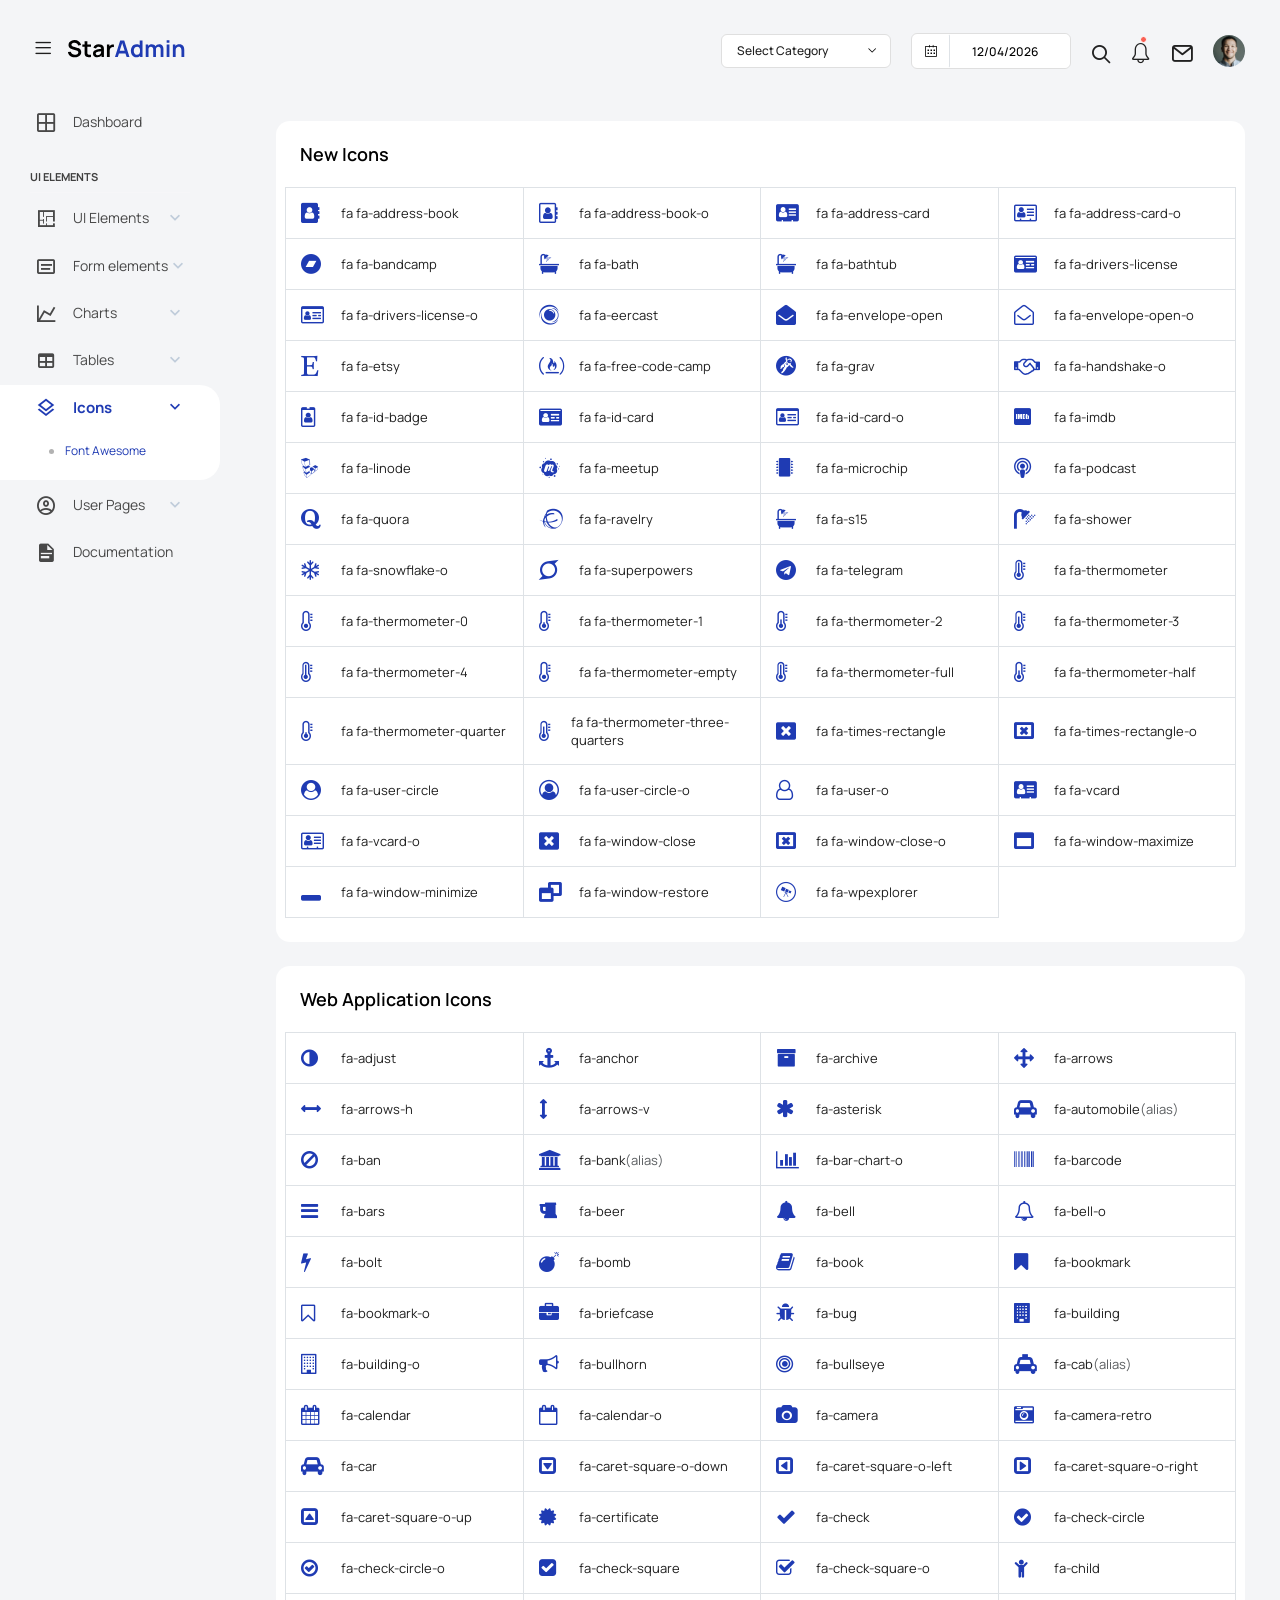
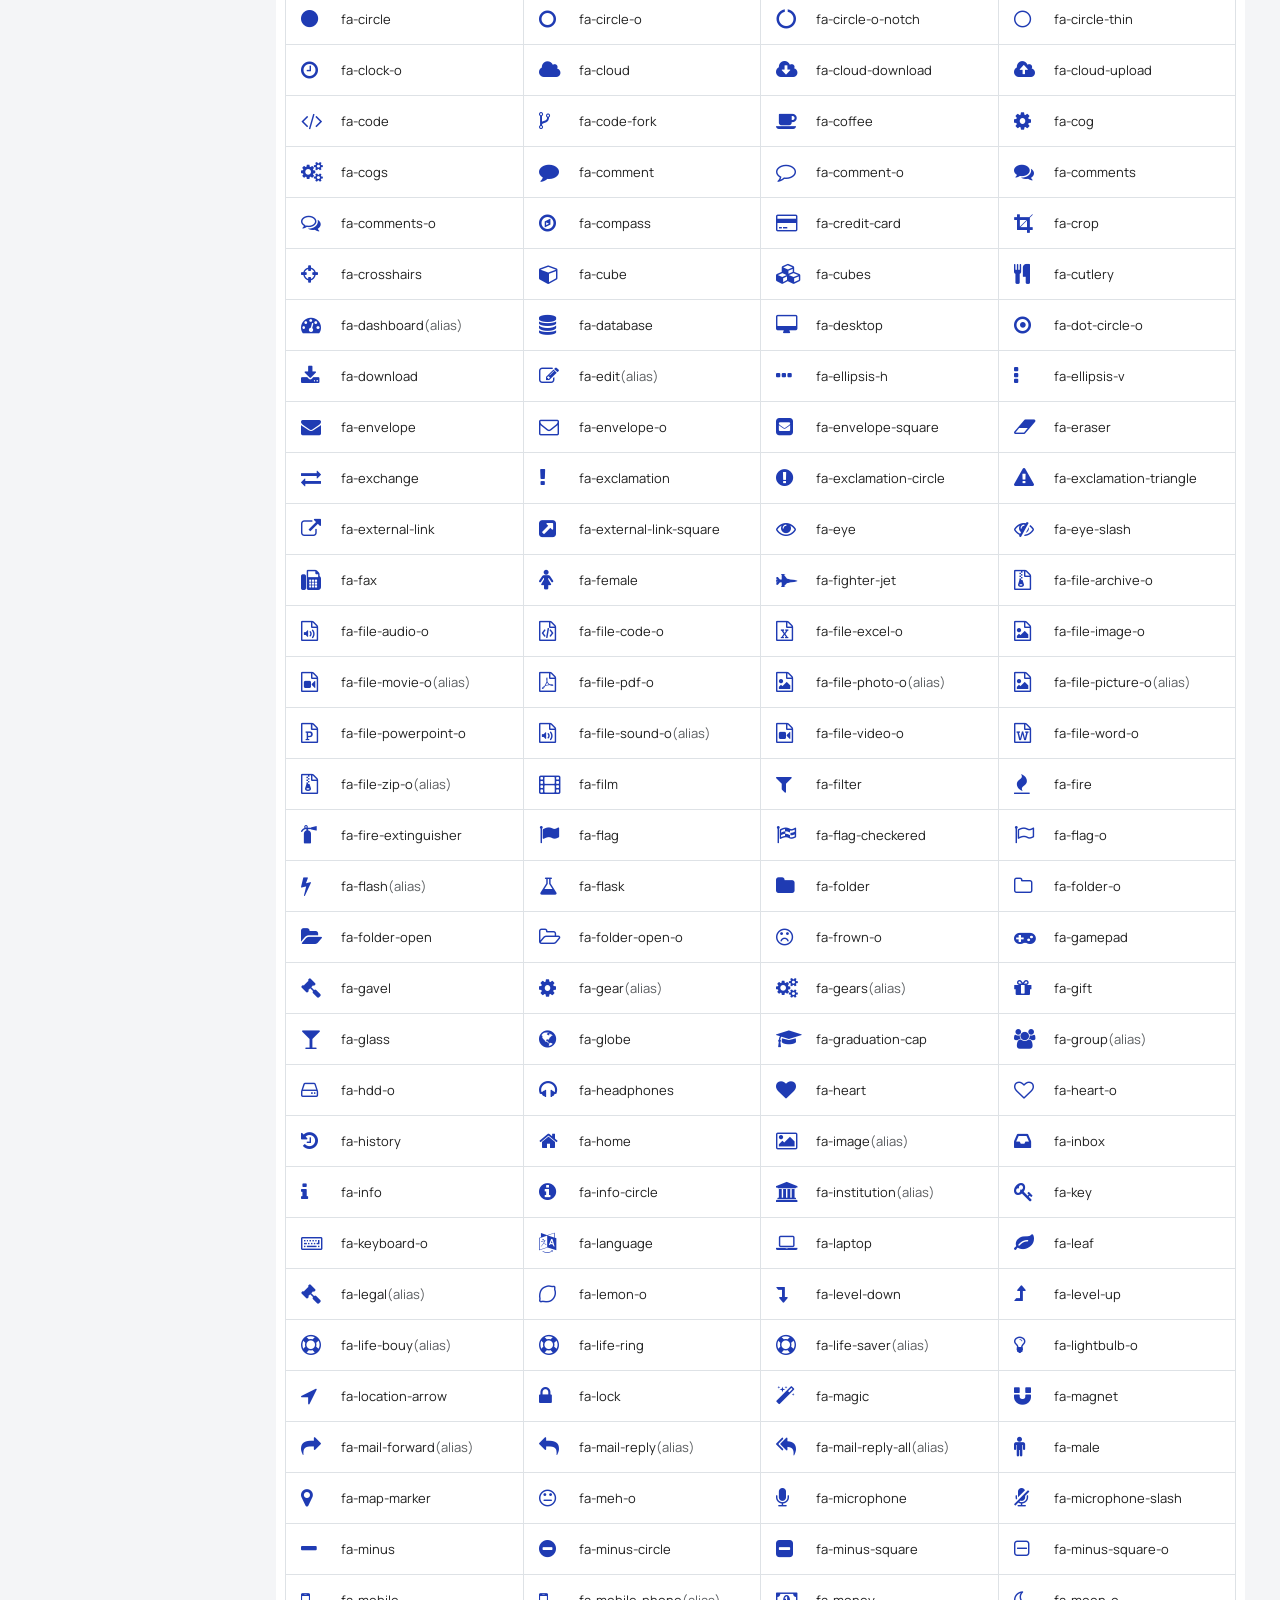
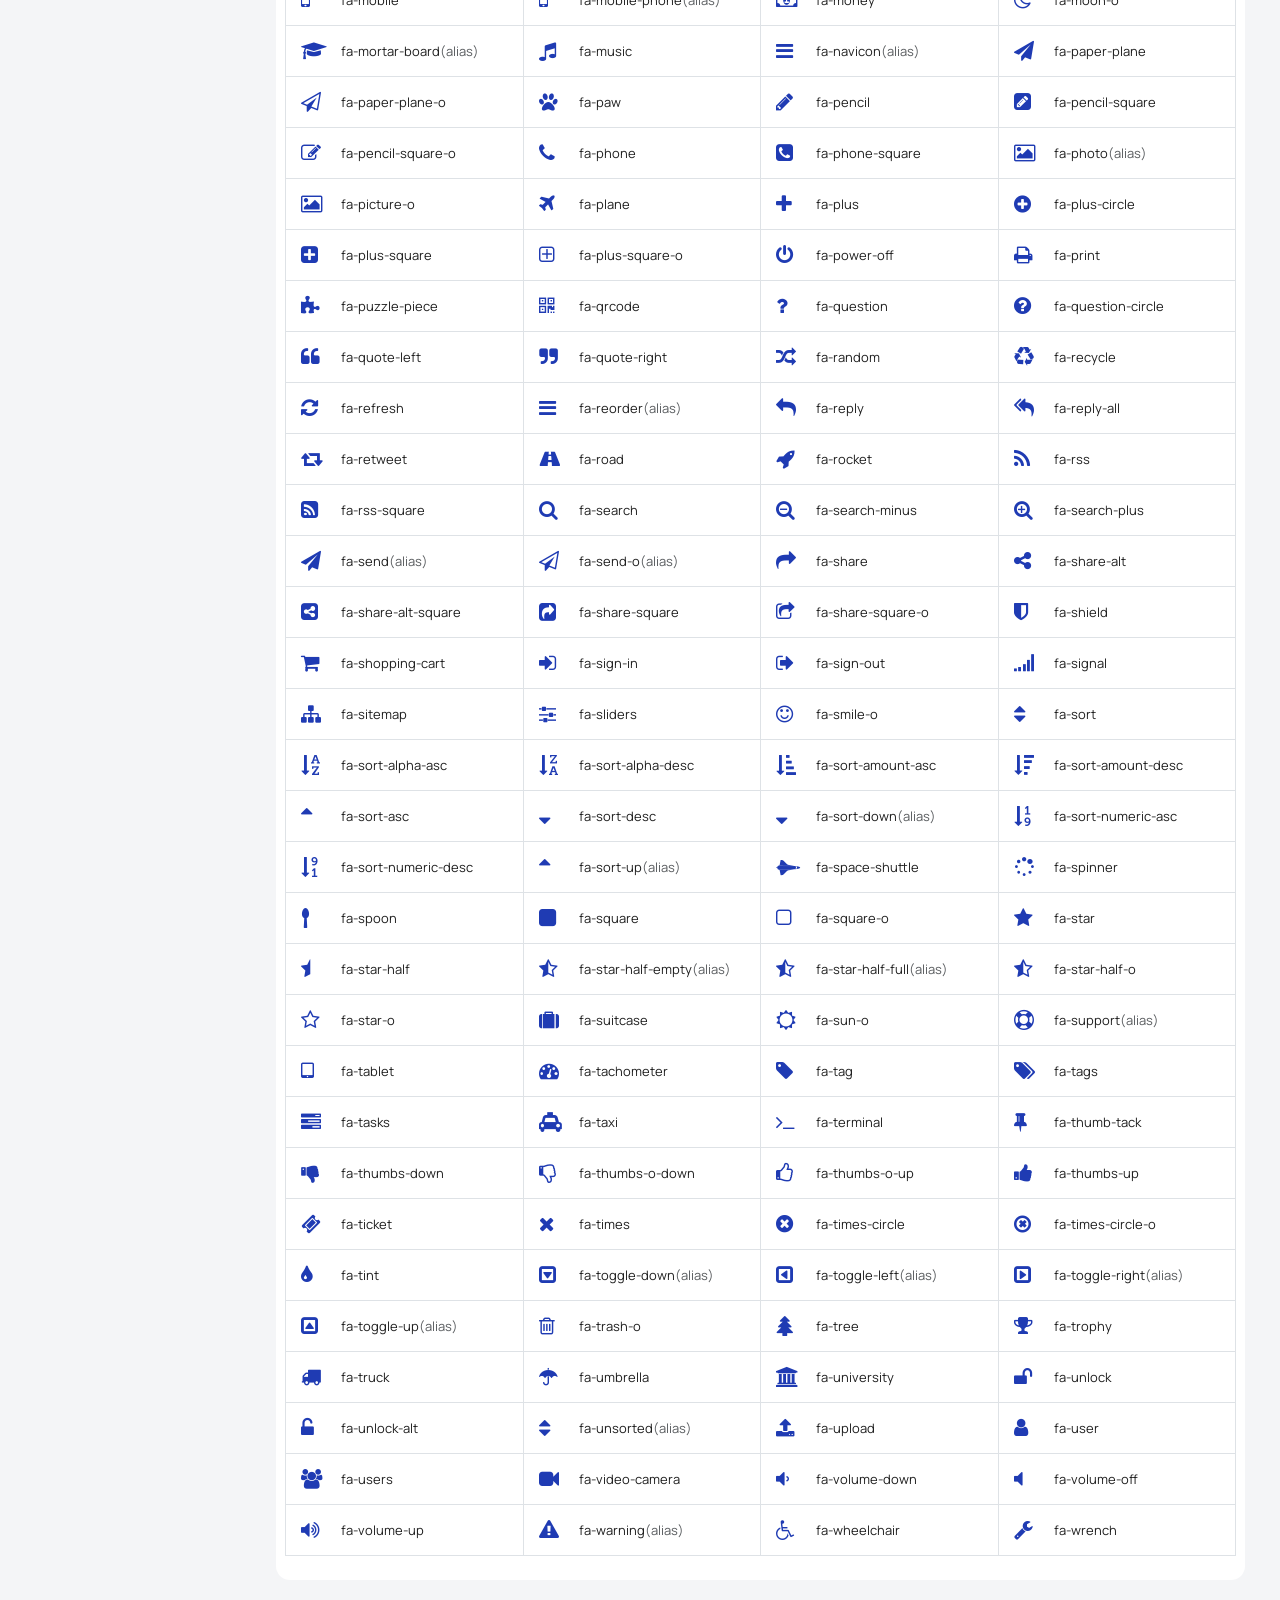
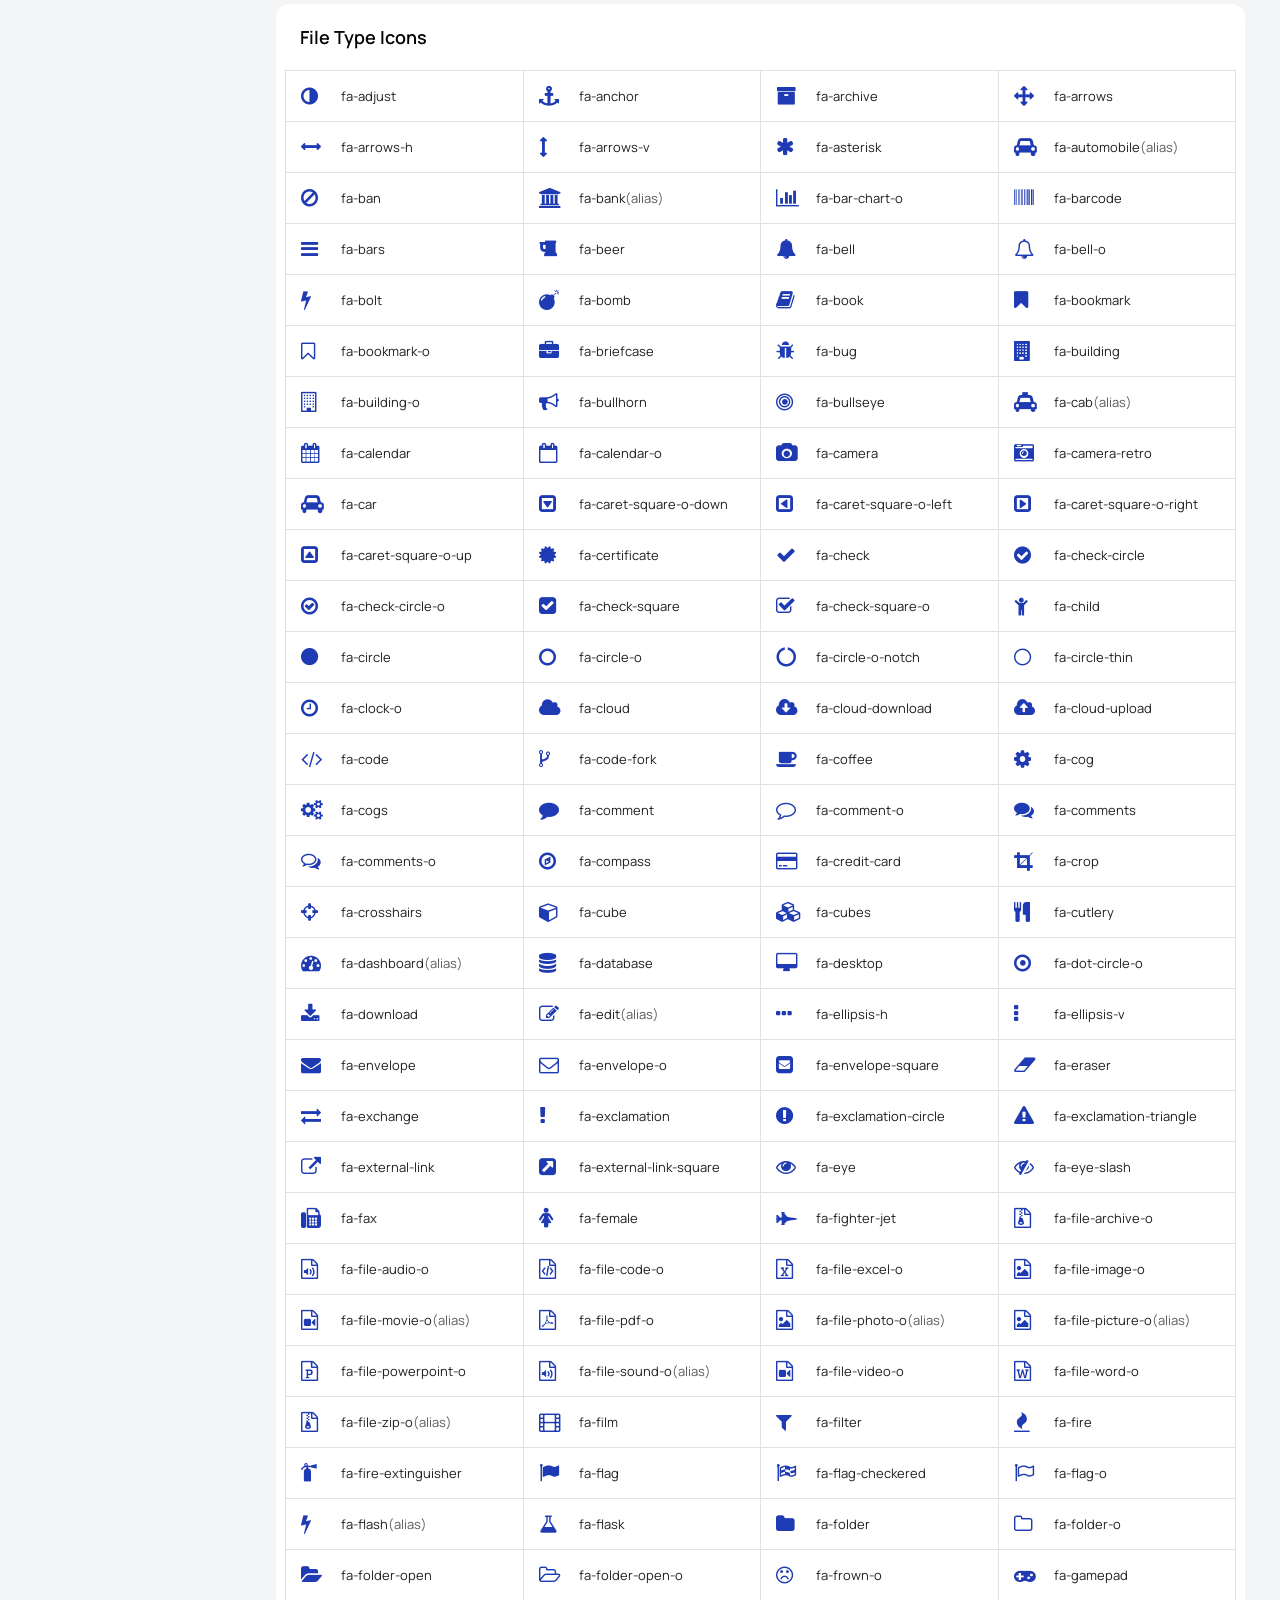
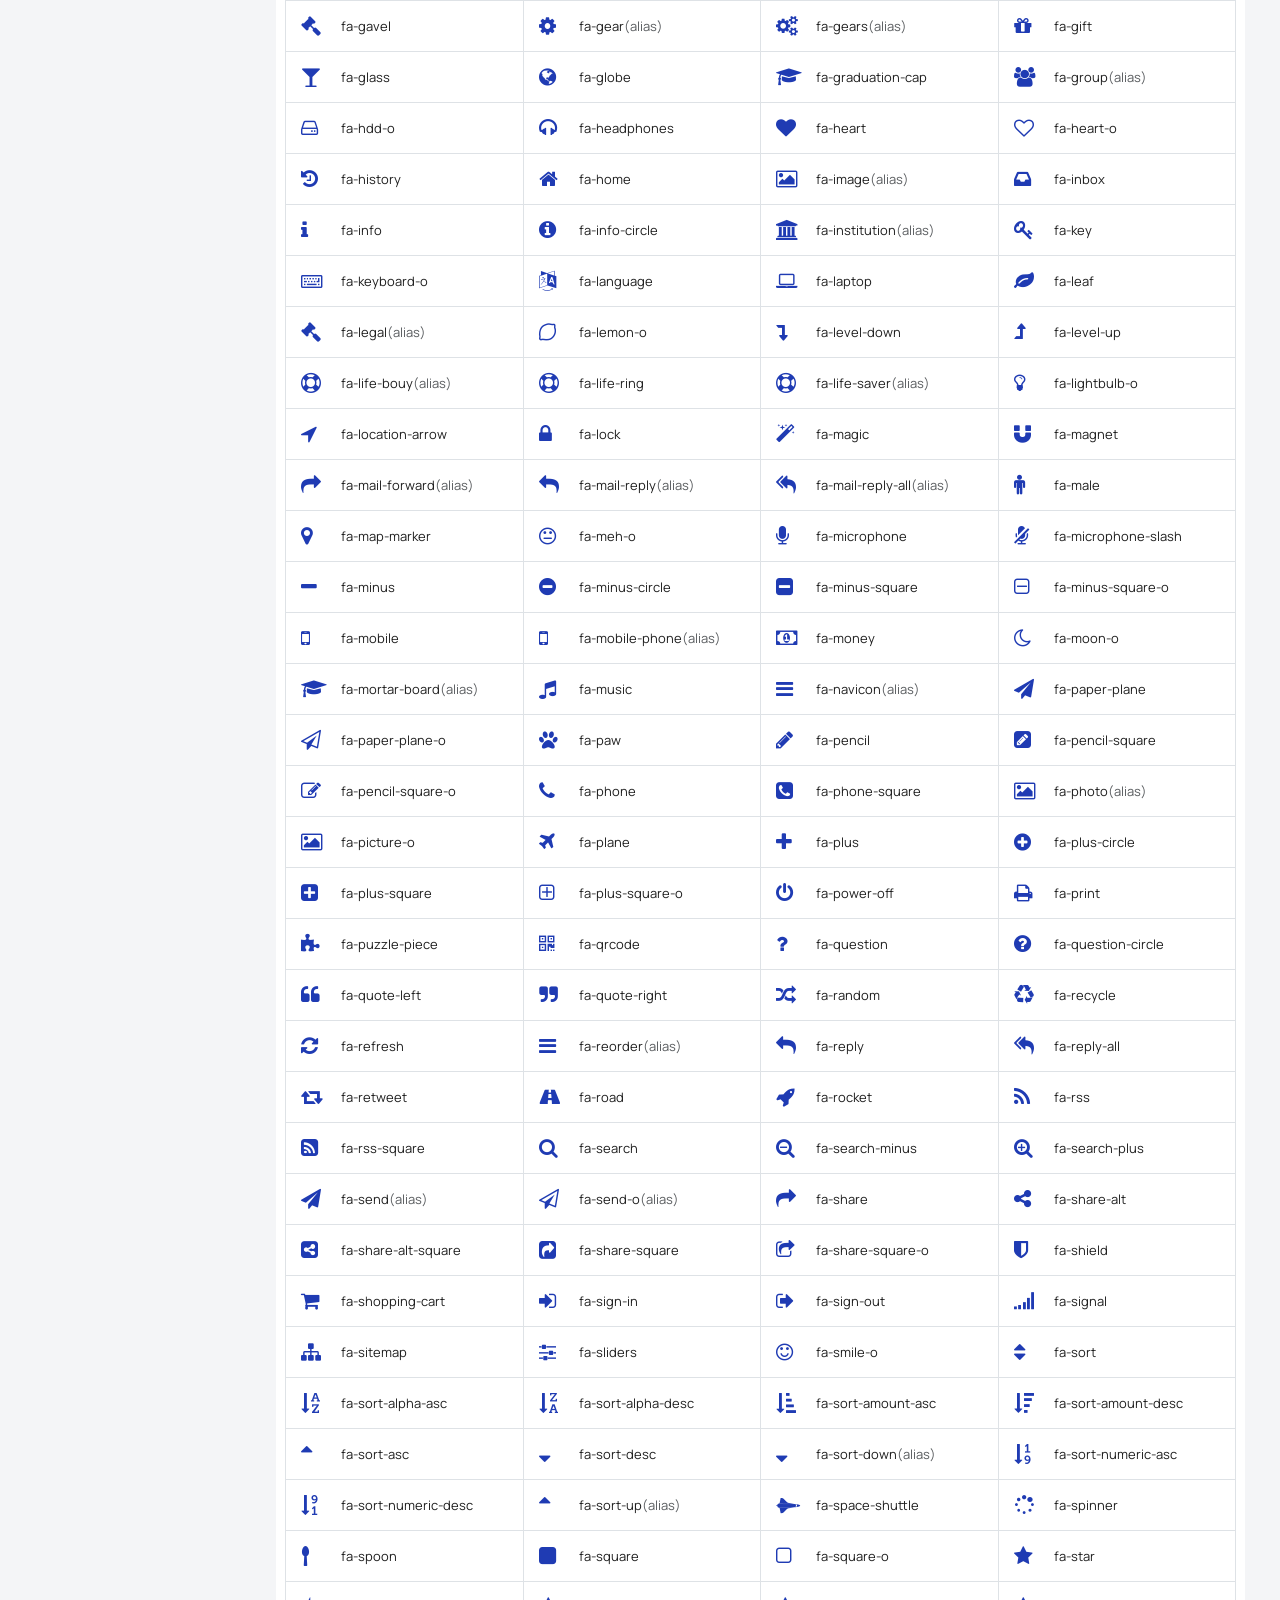
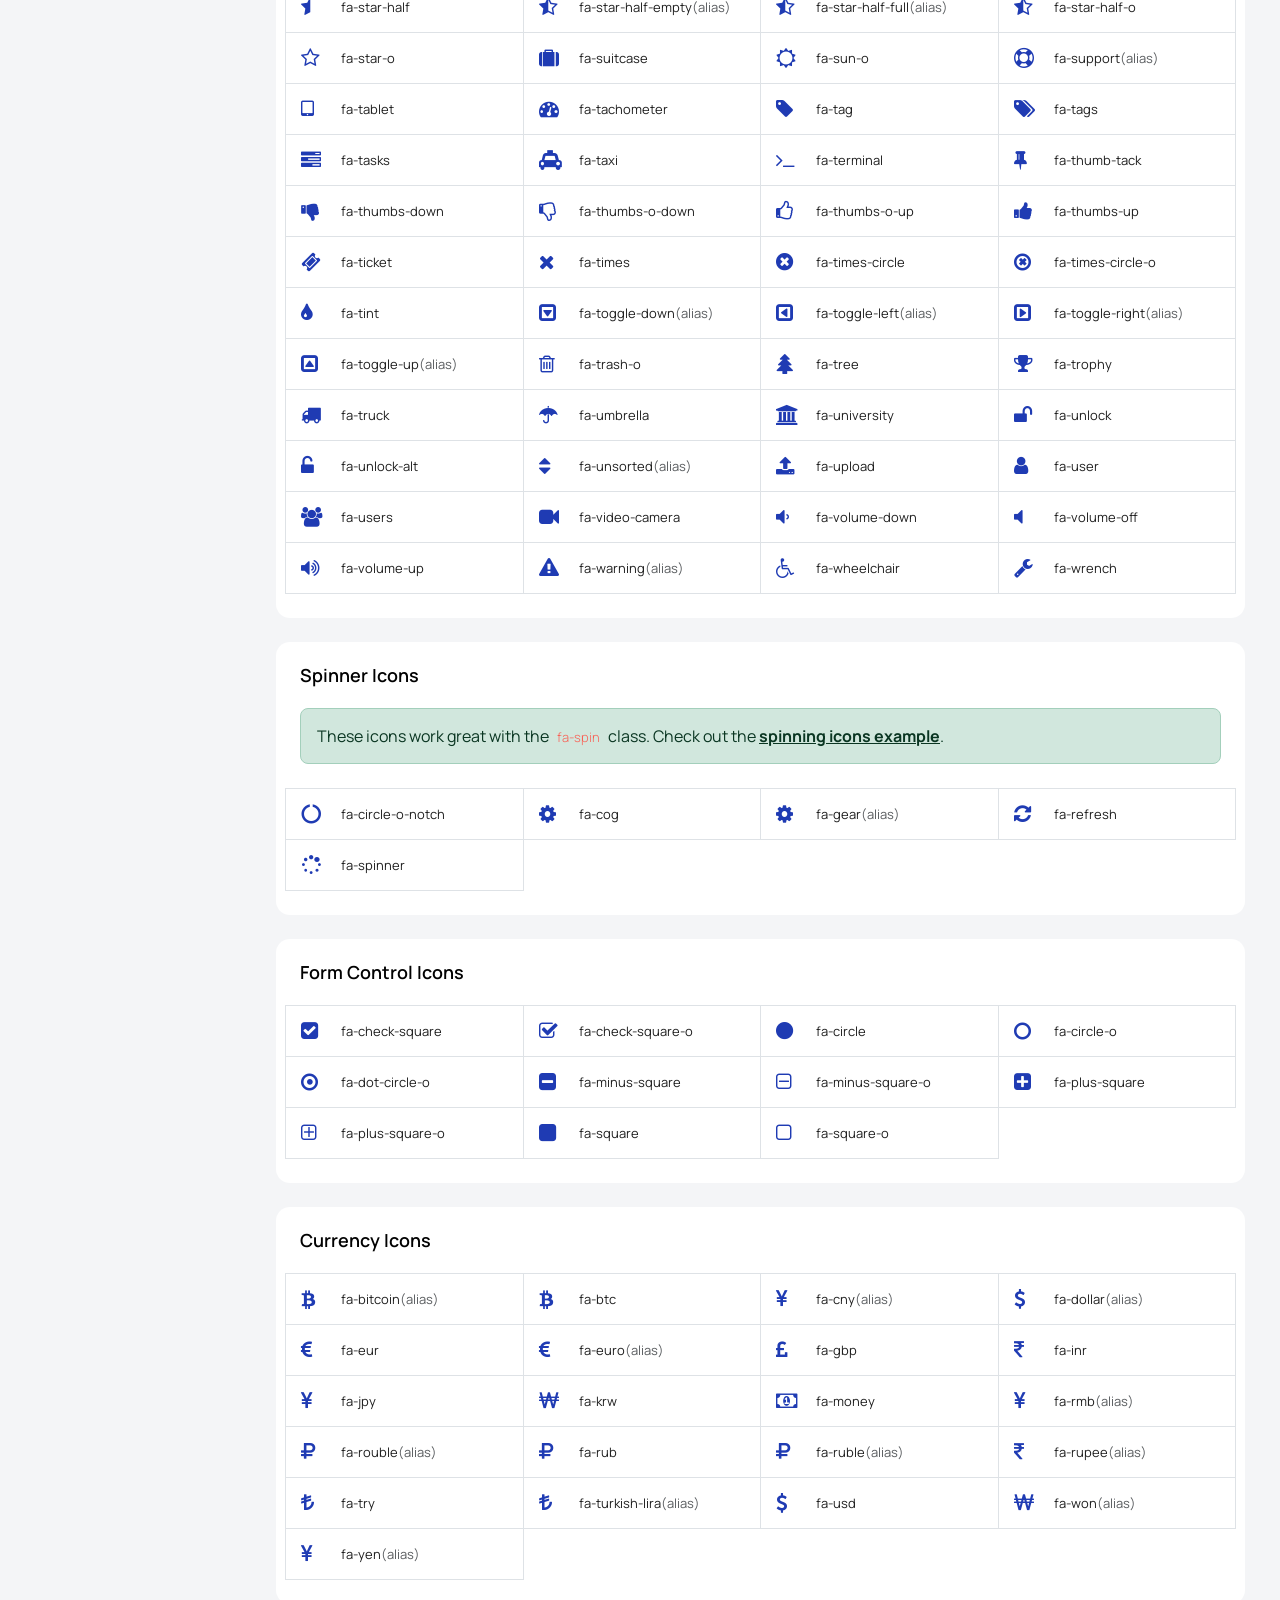
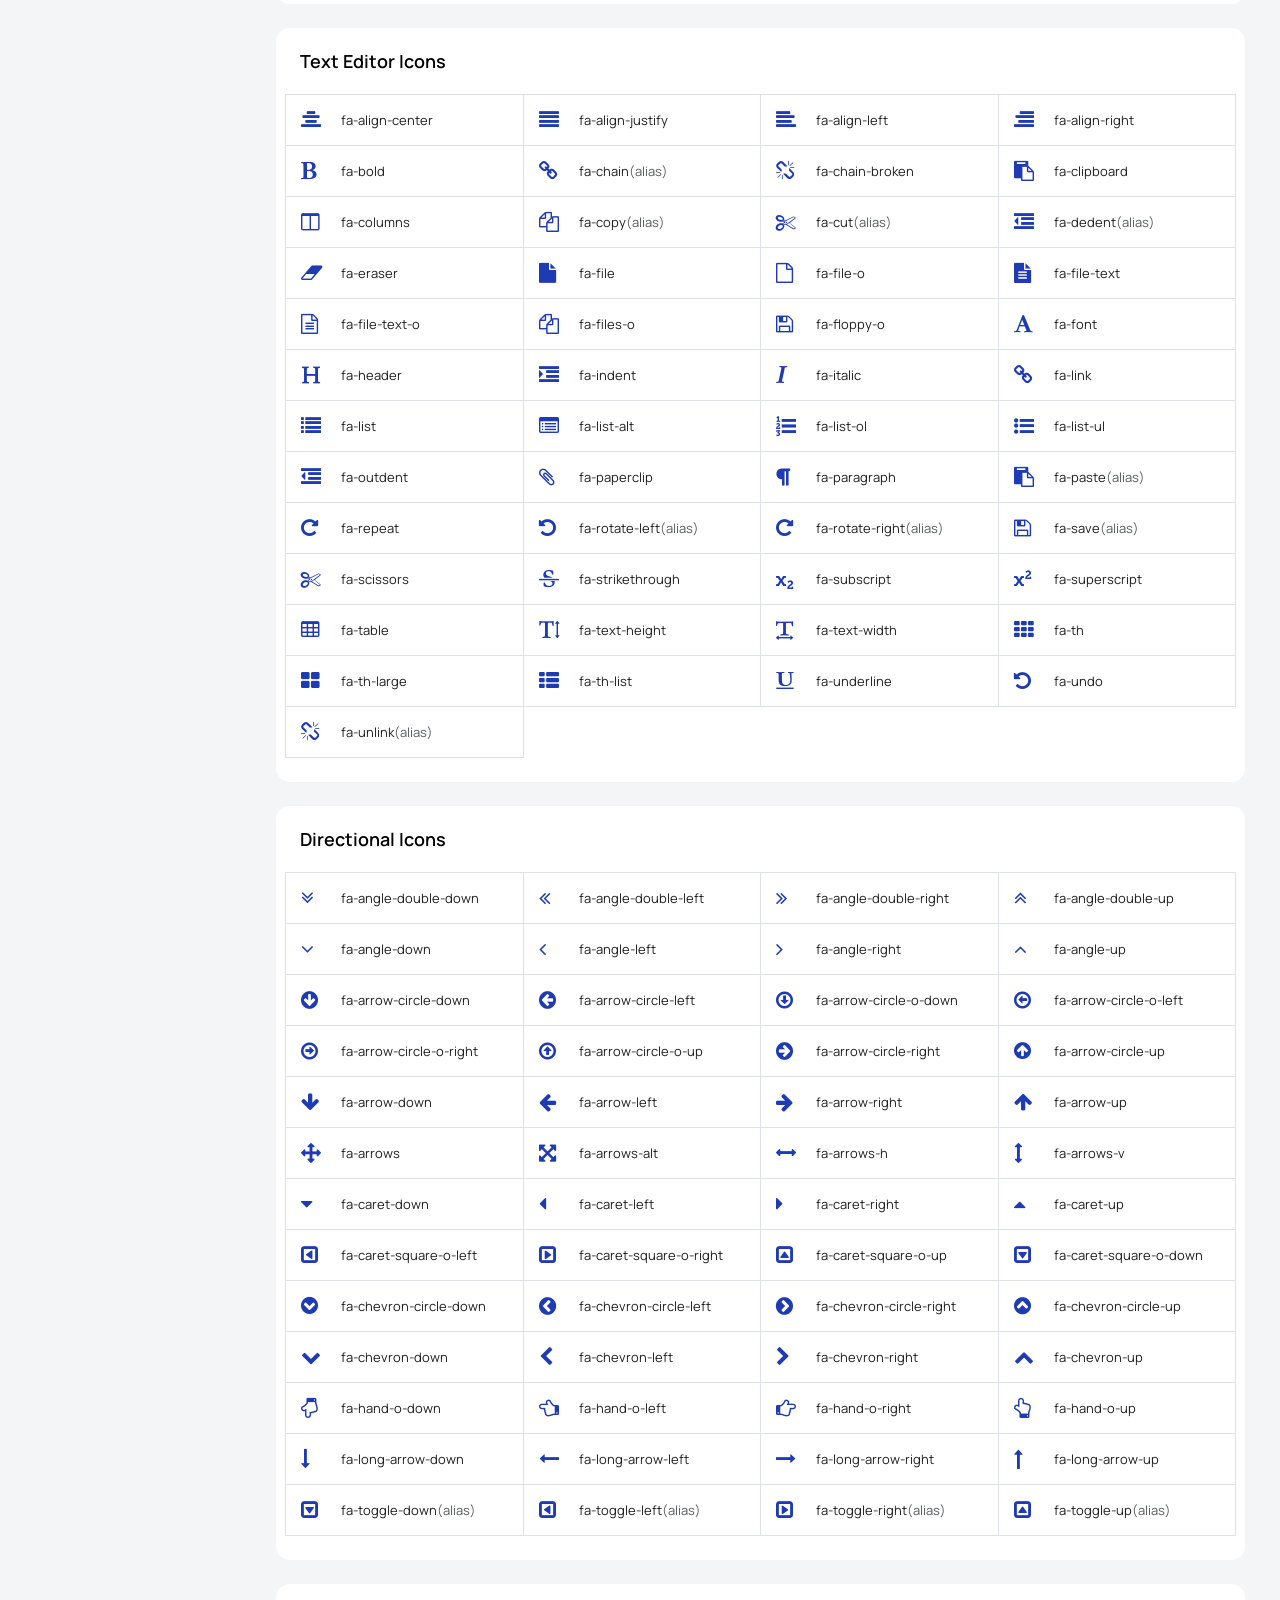
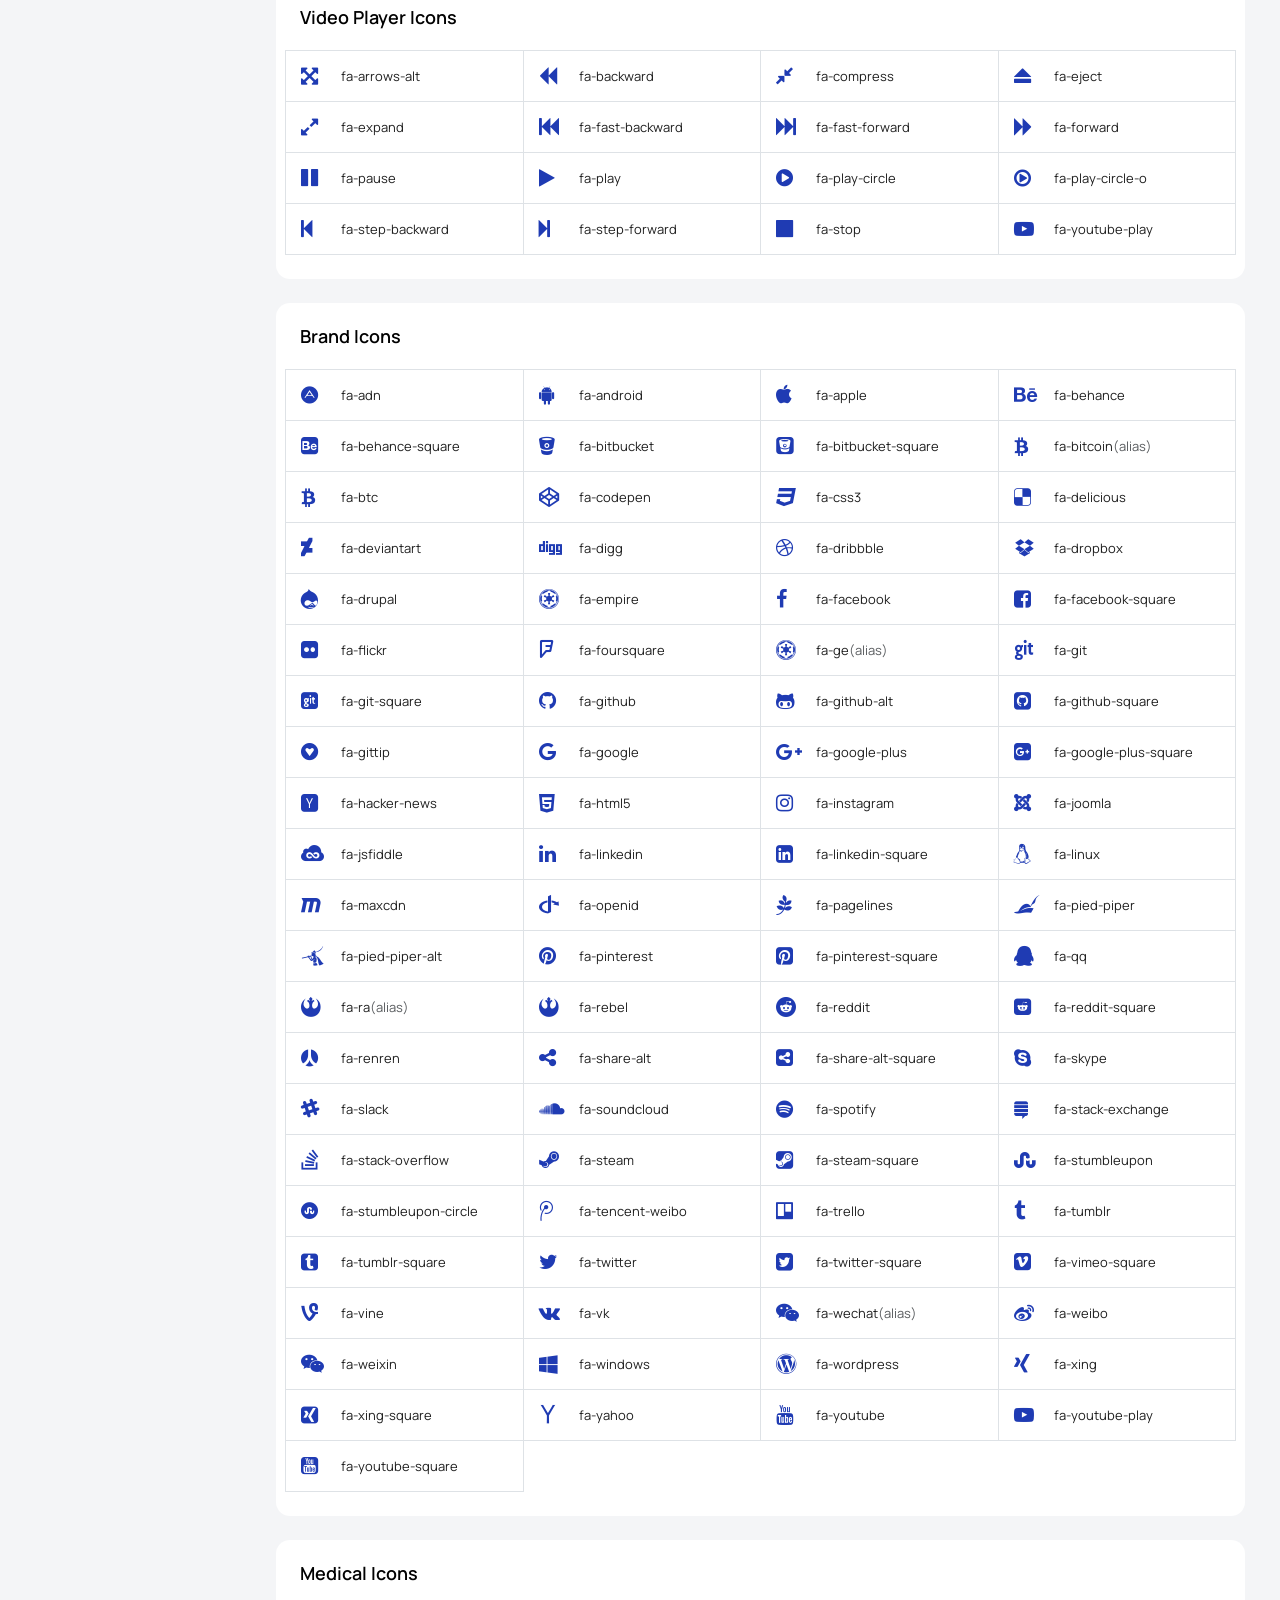
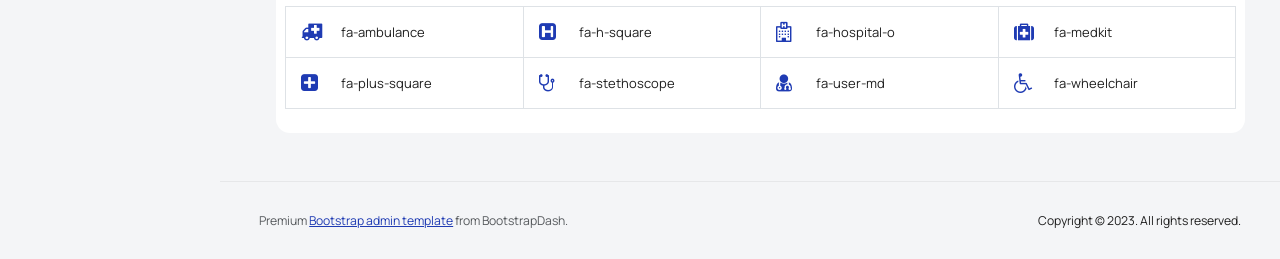
<file: admin/pages/icons/font-awesome.html>
<!DOCTYPE html>
<html lang="en">
  <head>
    <!-- Required meta tags -->
    <meta charset="utf-8">
    <meta name="viewport" content="width=device-width, initial-scale=1, shrink-to-fit=no">
    <title>Star Admin2 </title>
    <!-- plugins:css -->
    <link rel="stylesheet" href="../../assets/vendors/feather/feather.css">
    <link rel="stylesheet" href="../../assets/vendors/mdi/css/materialdesignicons.min.css">
    <link rel="stylesheet" href="../../assets/vendors/ti-icons/css/themify-icons.css">
    <link rel="stylesheet" href="../../assets/vendors/font-awesome/css/font-awesome.min.css">
    <link rel="stylesheet" href="../../assets/vendors/typicons/typicons.css">
    <link rel="stylesheet" href="../../assets/vendors/simple-line-icons/css/simple-line-icons.css">
    <link rel="stylesheet" href="../../assets/vendors/css/vendor.bundle.base.css">
    <link rel="stylesheet" href="../../assets/vendors/bootstrap-datepicker/bootstrap-datepicker.min.css">
    <!-- endinject -->
    <!-- Plugin css for this page -->
    <link rel="stylesheet" href="../../assets/vendors/font-awesome/css/font-awesome.min.css" />
    <!-- End plugin css for this page -->
    <!-- inject:css -->
    <link rel="stylesheet" href="../../assets/css/style.css">
    <!-- endinject -->
    <link rel="shortcut icon" href="../../assets/images/favicon.png" />
  </head>
  <body>
    <div class="container-scroller">
      <!-- partial:../../partials/_navbar.html -->
      <nav class="navbar default-layout col-lg-12 col-12 p-0 fixed-top d-flex align-items-top flex-row">
        <div class="text-center navbar-brand-wrapper d-flex align-items-center justify-content-start">
          <div class="me-3">
            <button class="navbar-toggler navbar-toggler align-self-center" type="button" data-bs-toggle="minimize">
              <span class="icon-menu"></span>
            </button>
          </div>
          <div>
            <a class="navbar-brand brand-logo" href="../../index.html">
              <img src="../../assets/images/logo.svg" alt="logo" />
            </a>
            <a class="navbar-brand brand-logo-mini" href="../../index.html">
              <img src="../../assets/images/logo-mini.svg" alt="logo" />
            </a>
          </div>
        </div>
        <div class="navbar-menu-wrapper d-flex align-items-top">
          <ul class="navbar-nav">
            <li class="nav-item fw-semibold d-none d-lg-block ms-0">
              <h1 class="welcome-text">Good Morning, <span class="text-black fw-bold">John Doe</span></h1>
              <h3 class="welcome-sub-text">Your performance summary this week </h3>
            </li>
          </ul>
          <ul class="navbar-nav ms-auto">
            <li class="nav-item dropdown d-none d-lg-block">
              <a class="nav-link dropdown-bordered dropdown-toggle dropdown-toggle-split" id="messageDropdown" href="#" data-bs-toggle="dropdown" aria-expanded="false"> Select Category </a>
              <div class="dropdown-menu dropdown-menu-right navbar-dropdown preview-list pb-0" aria-labelledby="messageDropdown">
                <a class="dropdown-item py-3">
                  <p class="mb-0 fw-medium float-start">Select category</p>
                </a>
                <div class="dropdown-divider"></div>
                <a class="dropdown-item preview-item">
                  <div class="preview-item-content flex-grow py-2">
                    <p class="preview-subject ellipsis fw-medium text-dark">Bootstrap Bundle </p>
                    <p class="fw-light small-text mb-0">This is a Bundle featuring 16 unique dashboards</p>
                  </div>
                </a>
                <a class="dropdown-item preview-item">
                  <div class="preview-item-content flex-grow py-2">
                    <p class="preview-subject ellipsis fw-medium text-dark">Angular Bundle</p>
                    <p class="fw-light small-text mb-0">Everything you’ll ever need for your Angular projects</p>
                  </div>
                </a>
                <a class="dropdown-item preview-item">
                  <div class="preview-item-content flex-grow py-2">
                    <p class="preview-subject ellipsis fw-medium text-dark">VUE Bundle</p>
                    <p class="fw-light small-text mb-0">Bundle of 6 Premium Vue Admin Dashboard</p>
                  </div>
                </a>
                <a class="dropdown-item preview-item">
                  <div class="preview-item-content flex-grow py-2">
                    <p class="preview-subject ellipsis fw-medium text-dark">React Bundle</p>
                    <p class="fw-light small-text mb-0">Bundle of 8 Premium React Admin Dashboard</p>
                  </div>
                </a>
              </div>
            </li>
            <li class="nav-item d-none d-lg-block">
              <div id="datepicker-popup" class="input-group date datepicker navbar-date-picker">
                <span class="input-group-addon input-group-prepend border-right">
                  <span class="icon-calendar input-group-text calendar-icon"></span>
                </span>
                <input type="text" class="form-control">
              </div>
            </li>
            <li class="nav-item">
              <form class="search-form" action="#">
                <i class="icon-search"></i>
                <input type="search" class="form-control" placeholder="Search Here" title="Search here">
              </form>
            </li>
            <li class="nav-item dropdown">
              <a class="nav-link count-indicator" id="notificationDropdown" href="#" data-bs-toggle="dropdown">
                <i class="icon-bell"></i>
                <span class="count"></span>
              </a>
              <div class="dropdown-menu dropdown-menu-right navbar-dropdown preview-list pb-0" aria-labelledby="notificationDropdown">
                <a class="dropdown-item py-3 border-bottom">
                  <p class="mb-0 fw-medium float-start">You have 4 new notifications </p>
                  <span class="badge badge-pill badge-primary float-end">View all</span>
                </a>
                <a class="dropdown-item preview-item py-3">
                  <div class="preview-thumbnail">
                    <i class="mdi mdi-alert m-auto text-primary"></i>
                  </div>
                  <div class="preview-item-content">
                    <h6 class="preview-subject fw-normal text-dark mb-1">Application Error</h6>
                    <p class="fw-light small-text mb-0"> Just now </p>
                  </div>
                </a>
                <a class="dropdown-item preview-item py-3">
                  <div class="preview-thumbnail">
                    <i class="mdi mdi-lock-outline m-auto text-primary"></i>
                  </div>
                  <div class="preview-item-content">
                    <h6 class="preview-subject fw-normal text-dark mb-1">Settings</h6>
                    <p class="fw-light small-text mb-0"> Private message </p>
                  </div>
                </a>
                <a class="dropdown-item preview-item py-3">
                  <div class="preview-thumbnail">
                    <i class="mdi mdi-airballoon m-auto text-primary"></i>
                  </div>
                  <div class="preview-item-content">
                    <h6 class="preview-subject fw-normal text-dark mb-1">New user registration</h6>
                    <p class="fw-light small-text mb-0"> 2 days ago </p>
                  </div>
                </a>
              </div>
            </li>
            <li class="nav-item dropdown">
              <a class="nav-link count-indicator" id="countDropdown" href="#" data-bs-toggle="dropdown" aria-expanded="false">
                <i class="icon-mail icon-lg"></i>
              </a>
              <div class="dropdown-menu dropdown-menu-right navbar-dropdown preview-list pb-0" aria-labelledby="countDropdown">
                <a class="dropdown-item py-3">
                  <p class="mb-0 fw-medium float-start">You have 7 unread mails </p>
                  <span class="badge badge-pill badge-primary float-end">View all</span>
                </a>
                <div class="dropdown-divider"></div>
                <a class="dropdown-item preview-item">
                  <div class="preview-thumbnail">
                    <img src="../../assets/images/faces/face10.jpg" alt="image" class="img-sm profile-pic">
                  </div>
                  <div class="preview-item-content flex-grow py-2">
                    <p class="preview-subject ellipsis fw-medium text-dark">Marian Garner </p>
                    <p class="fw-light small-text mb-0"> The meeting is cancelled </p>
                  </div>
                </a>
                <a class="dropdown-item preview-item">
                  <div class="preview-thumbnail">
                    <img src="../../assets/images/faces/face12.jpg" alt="image" class="img-sm profile-pic">
                  </div>
                  <div class="preview-item-content flex-grow py-2">
                    <p class="preview-subject ellipsis fw-medium text-dark">David Grey </p>
                    <p class="fw-light small-text mb-0"> The meeting is cancelled </p>
                  </div>
                </a>
                <a class="dropdown-item preview-item">
                  <div class="preview-thumbnail">
                    <img src="../../assets/images/faces/face1.jpg" alt="image" class="img-sm profile-pic">
                  </div>
                  <div class="preview-item-content flex-grow py-2">
                    <p class="preview-subject ellipsis fw-medium text-dark">Travis Jenkins </p>
                    <p class="fw-light small-text mb-0"> The meeting is cancelled </p>
                  </div>
                </a>
              </div>
            </li>
            <li class="nav-item dropdown d-none d-lg-block user-dropdown">
              <a class="nav-link" id="UserDropdown" href="#" data-bs-toggle="dropdown" aria-expanded="false">
                <img class="img-xs rounded-circle" src="../../assets/images/faces/face8.jpg" alt="Profile image"> </a>
              <div class="dropdown-menu dropdown-menu-right navbar-dropdown" aria-labelledby="UserDropdown">
                <div class="dropdown-header text-center">
                  <img class="img-md rounded-circle" src="../../assets/images/faces/face8.jpg" alt="Profile image">
                  <p class="mb-1 mt-3 fw-semibold">Allen Moreno</p>
                  <p class="fw-light text-muted mb-0">allenmoreno@gmail.com</p>
                </div>
                <a class="dropdown-item"><i class="dropdown-item-icon mdi mdi-account-outline text-primary me-2"></i> My Profile <span class="badge badge-pill badge-danger">1</span></a>
                <a class="dropdown-item"><i class="dropdown-item-icon mdi mdi-message-text-outline text-primary me-2"></i> Messages</a>
                <a class="dropdown-item"><i class="dropdown-item-icon mdi mdi-calendar-check-outline text-primary me-2"></i> Activity</a>
                <a class="dropdown-item"><i class="dropdown-item-icon mdi mdi-help-circle-outline text-primary me-2"></i> FAQ</a>
                <a class="dropdown-item"><i class="dropdown-item-icon mdi mdi-power text-primary me-2"></i>Sign Out</a>
              </div>
            </li>
          </ul>
          <button class="navbar-toggler navbar-toggler-right d-lg-none align-self-center" type="button" data-bs-toggle="offcanvas">
            <span class="mdi mdi-menu"></span>
          </button>
        </div>
      </nav>
      <!-- partial -->
      <div class="container-fluid page-body-wrapper">
        <!-- partial:../../partials/_sidebar.html -->
        <nav class="sidebar sidebar-offcanvas" id="sidebar">
          <ul class="nav">
            <li class="nav-item">
              <a class="nav-link" href="../../index.html">
                <i class="mdi mdi-grid-large menu-icon"></i>
                <span class="menu-title">Dashboard</span>
              </a>
            </li>
            <li class="nav-item nav-category">UI Elements</li>
            <li class="nav-item">
              <a class="nav-link" data-bs-toggle="collapse" href="#ui-basic" aria-expanded="false" aria-controls="ui-basic">
                <i class="menu-icon mdi mdi-floor-plan"></i>
                <span class="menu-title">UI Elements</span>
                <i class="menu-arrow"></i>
              </a>
              <div class="collapse" id="ui-basic">
                <ul class="nav flex-column sub-menu">
                  <li class="nav-item"> <a class="nav-link" href="../../pages/ui-features/buttons.html">Buttons</a></li>
                  <li class="nav-item"> <a class="nav-link" href="../../pages/ui-features/dropdowns.html">Dropdowns</a></li>
                  <li class="nav-item"> <a class="nav-link" href="../../pages/ui-features/typography.html">Typography</a></li>
                </ul>
              </div>
            </li>
            <li class="nav-item">
              <a class="nav-link" data-bs-toggle="collapse" href="#form-elements" aria-expanded="false" aria-controls="form-elements">
                <i class="menu-icon mdi mdi-card-text-outline"></i>
                <span class="menu-title">Form elements</span>
                <i class="menu-arrow"></i>
              </a>
              <div class="collapse" id="form-elements">
                <ul class="nav flex-column sub-menu">
                  <li class="nav-item"><a class="nav-link" href="../../pages/forms/basic_elements.html">Basic Elements</a></li>
                </ul>
              </div>
            </li>
            <li class="nav-item">
              <a class="nav-link" data-bs-toggle="collapse" href="#charts" aria-expanded="false" aria-controls="charts">
                <i class="menu-icon mdi mdi-chart-line"></i>
                <span class="menu-title">Charts</span>
                <i class="menu-arrow"></i>
              </a>
              <div class="collapse" id="charts">
                <ul class="nav flex-column sub-menu">
                  <li class="nav-item"> <a class="nav-link" href="../../pages/charts/chartjs.html">ChartJs</a></li>
                </ul>
              </div>
            </li>
            <li class="nav-item">
              <a class="nav-link" data-bs-toggle="collapse" href="#tables" aria-expanded="false" aria-controls="tables">
                <i class="menu-icon mdi mdi-table"></i>
                <span class="menu-title">Tables</span>
                <i class="menu-arrow"></i>
              </a>
              <div class="collapse" id="tables">
                <ul class="nav flex-column sub-menu">
                  <li class="nav-item"> <a class="nav-link" href="../../pages/tables/basic-table.html">Basic table</a></li>
                </ul>
              </div>
            </li>
            <li class="nav-item">
              <a class="nav-link" data-bs-toggle="collapse" href="#icons" aria-expanded="false" aria-controls="icons">
                <i class="menu-icon mdi mdi-layers-outline"></i>
                <span class="menu-title">Icons</span>
                <i class="menu-arrow"></i>
              </a>
              <div class="collapse" id="icons">
                <ul class="nav flex-column sub-menu">
                  <li class="nav-item"> <a class="nav-link" href="../../pages/icons/font-awesome.html">Font Awesome</a></li>
                </ul>
              </div>
            </li>
            <li class="nav-item">
              <a class="nav-link" data-bs-toggle="collapse" href="#auth" aria-expanded="false" aria-controls="auth">
                <i class="menu-icon mdi mdi-account-circle-outline"></i>
                <span class="menu-title">User Pages</span>
                <i class="menu-arrow"></i>
              </a>
              <div class="collapse" id="auth">
                <ul class="nav flex-column sub-menu">
                  <li class="nav-item"> <a class="nav-link" href="../../pages/samples/blank-page.html"> Blank Page </a></li>
                  <li class="nav-item"> <a class="nav-link" href="../../pages/samples/error-404.html"> 404 </a></li>
                  <li class="nav-item"> <a class="nav-link" href="../../pages/samples/error-500.html"> 500 </a></li>
                  <li class="nav-item"> <a class="nav-link" href="../../pages/samples/login.html"> Login </a></li>
                  <li class="nav-item"> <a class="nav-link" href="../../pages/samples/register.html"> Register </a></li>
                </ul>
              </div>
            </li>
            <li class="nav-item">
              <a class="nav-link" href="../../docs/documentation.html">
                <i class="menu-icon mdi mdi-file-document"></i>
                <span class="menu-title">Documentation</span>
              </a>
            </li>
          </ul>
        </nav>
        <!-- partial -->
        <div class="main-panel">
          <div class="content-wrapper">
            <div class="row">
              <div class="col-lg-12 grid-margin">
                <div class="card">
                  <div class="card-body">
                    <h4 class="card-title">New Icons</h4>
                    <div class="icons-list row">
                      <div class="col-sm-6 col-md-4 col-lg-3"> <i class="fa fa-address-book"></i>fa fa-address-book </div>
                      <div class="col-sm-6 col-md-4 col-lg-3"> <i class="fa fa-address-book-o"></i>fa fa-address-book-o </div>
                      <div class="col-sm-6 col-md-4 col-lg-3"> <i class="fa fa-address-card"></i>fa fa-address-card </div>
                      <div class="col-sm-6 col-md-4 col-lg-3"> <i class="fa fa-address-card-o"></i>fa fa-address-card-o </div>
                      <div class="col-sm-6 col-md-4 col-lg-3"> <i class="fa fa-bandcamp"></i>fa fa-bandcamp </div>
                      <div class="col-sm-6 col-md-4 col-lg-3"> <i class="fa fa-bath"></i>fa fa-bath </div>
                      <div class="col-sm-6 col-md-4 col-lg-3"> <i class="fa fa-bathtub"></i>fa fa-bathtub </div>
                      <div class="col-sm-6 col-md-4 col-lg-3"> <i class="fa fa-drivers-license"></i>fa fa-drivers-license </div>
                      <div class="col-sm-6 col-md-4 col-lg-3"> <i class="fa fa-drivers-license-o"></i>fa fa-drivers-license-o </div>
                      <div class="col-sm-6 col-md-4 col-lg-3"> <i class="fa fa-eercast"></i>fa fa-eercast </div>
                      <div class="col-sm-6 col-md-4 col-lg-3"> <i class="fa fa-envelope-open"></i>fa fa-envelope-open </div>
                      <div class="col-sm-6 col-md-4 col-lg-3"> <i class="fa fa-envelope-open-o"></i>fa fa-envelope-open-o </div>
                      <div class="col-sm-6 col-md-4 col-lg-3"> <i class="fa fa-etsy"></i>fa fa-etsy </div>
                      <div class="col-sm-6 col-md-4 col-lg-3"> <i class="fa fa-free-code-camp"></i>fa fa-free-code-camp </div>
                      <div class="col-sm-6 col-md-4 col-lg-3"> <i class="fa fa-grav"></i>fa fa-grav </div>
                      <div class="col-sm-6 col-md-4 col-lg-3"> <i class="fa fa-handshake-o"></i>fa fa-handshake-o </div>
                      <div class="col-sm-6 col-md-4 col-lg-3"> <i class="fa fa-id-badge"></i>fa fa-id-badge </div>
                      <div class="col-sm-6 col-md-4 col-lg-3"> <i class="fa fa-id-card"></i>fa fa-id-card </div>
                      <div class="col-sm-6 col-md-4 col-lg-3"> <i class="fa fa-id-card-o"></i>fa fa-id-card-o </div>
                      <div class="col-sm-6 col-md-4 col-lg-3"> <i class="fa fa-imdb"></i>fa fa-imdb </div>
                      <div class="col-sm-6 col-md-4 col-lg-3"> <i class="fa fa-linode"></i> fa fa-linode </div>
                      <div class="col-sm-6 col-md-4 col-lg-3"> <i class="fa fa-meetup"></i>fa fa-meetup </div>
                      <div class="col-sm-6 col-md-4 col-lg-3"> <i class="fa fa-microchip"></i>fa fa-microchip </div>
                      <div class="col-sm-6 col-md-4 col-lg-3"> <i class="fa fa-podcast"></i>fa fa-podcast </div>
                      <div class="col-sm-6 col-md-4 col-lg-3"> <i class="fa fa-quora"></i>fa fa-quora </div>
                      <div class="col-sm-6 col-md-4 col-lg-3"> <i class="fa fa-ravelry"></i>fa fa-ravelry </div>
                      <div class="col-sm-6 col-md-4 col-lg-3"> <i class="fa fa-s15"></i>fa fa-s15 </div>
                      <div class="col-sm-6 col-md-4 col-lg-3"> <i class="fa fa-shower"></i>fa fa-shower </div>
                      <div class="col-sm-6 col-md-4 col-lg-3"> <i class="fa fa-snowflake-o"></i>fa fa-snowflake-o </div>
                      <div class="col-sm-6 col-md-4 col-lg-3"> <i class="fa fa-superpowers"></i>fa fa-superpowers </div>
                      <div class="col-sm-6 col-md-4 col-lg-3"> <i class="fa fa-telegram"></i>fa fa-telegram </div>
                      <div class="col-sm-6 col-md-4 col-lg-3"> <i class="fa fa-thermometer"></i>fa fa-thermometer </div>
                      <div class="col-sm-6 col-md-4 col-lg-3"> <i class="fa fa-thermometer-0"></i>fa fa-thermometer-0 </div>
                      <div class="col-sm-6 col-md-4 col-lg-3"> <i class="fa fa-thermometer-1"></i>fa fa-thermometer-1 </div>
                      <div class="col-sm-6 col-md-4 col-lg-3"> <i class="fa fa-thermometer-2"></i>fa fa-thermometer-2 </div>
                      <div class="col-sm-6 col-md-4 col-lg-3"> <i class="fa fa-thermometer-3"></i>fa fa-thermometer-3 </div>
                      <div class="col-sm-6 col-md-4 col-lg-3"> <i class="fa fa-thermometer-4"></i>fa fa-thermometer-4 </div>
                      <div class="col-sm-6 col-md-4 col-lg-3"> <i class="fa fa-thermometer-empty"></i>fa fa-thermometer-empty </div>
                      <div class="col-sm-6 col-md-4 col-lg-3"> <i class="fa fa-thermometer-full"></i>fa fa-thermometer-full </div>
                      <div class="col-sm-6 col-md-4 col-lg-3"> <i class="fa fa-thermometer-half"></i>fa fa-thermometer-half </div>
                      <div class="col-sm-6 col-md-4 col-lg-3"> <i class="fa fa-thermometer-quarter"></i>fa fa-thermometer-quarter </div>
                      <div class="col-sm-6 col-md-4 col-lg-3"> <i class="fa fa-thermometer-three-quarters"></i>fa fa-thermometer-three-quarters </div>
                      <div class="col-sm-6 col-md-4 col-lg-3"> <i class="fa fa-times-rectangle"></i>fa fa-times-rectangle </div>
                      <div class="col-sm-6 col-md-4 col-lg-3"> <i class="fa fa-times-rectangle-o"></i>fa fa-times-rectangle-o </div>
                      <div class="col-sm-6 col-md-4 col-lg-3"> <i class="fa fa-user-circle"></i>fa fa-user-circle </div>
                      <div class="col-sm-6 col-md-4 col-lg-3"> <i class="fa fa-user-circle-o"></i>fa fa-user-circle-o </div>
                      <div class="col-sm-6 col-md-4 col-lg-3"> <i class="fa fa-user-o"></i>fa fa-user-o </div>
                      <div class="col-sm-6 col-md-4 col-lg-3"> <i class="fa fa-vcard"></i>fa fa-vcard </div>
                      <div class="col-sm-6 col-md-4 col-lg-3"> <i class="fa fa-vcard-o"></i>fa fa-vcard-o </div>
                      <div class="col-sm-6 col-md-4 col-lg-3"> <i class="fa fa-window-close"></i>fa fa-window-close </div>
                      <div class="col-sm-6 col-md-4 col-lg-3"> <i class="fa fa-window-close-o"></i>fa fa-window-close-o </div>
                      <div class="col-sm-6 col-md-4 col-lg-3"> <i class="fa fa-window-maximize"></i>fa fa-window-maximize </div>
                      <div class="col-sm-6 col-md-4 col-lg-3"> <i class="fa fa-window-minimize"></i>fa fa-window-minimize </div>
                      <div class="col-sm-6 col-md-4 col-lg-3"> <i class="fa fa-window-restore"></i>fa fa-window-restore </div>
                      <div class="col-sm-6 col-md-4 col-lg-3"> <i class="fa fa-wpexplorer"></i>fa fa-wpexplorer </div>
                    </div>
                  </div>
                </div>
              </div>
              <div class="col-lg-12 grid-margin">
                <div class="card">
                  <div class="card-body">
                    <h4 class="card-title">Web Application Icons</h4>
                    <div class="icons-list row">
                      <div class="col-sm-6 col-md-4 col-lg-3"><i class="fa fa-adjust"></i> fa-adjust</div>
                      <div class="col-sm-6 col-md-4 col-lg-3"><i class="fa fa-anchor"></i> fa-anchor</div>
                      <div class="col-sm-6 col-md-4 col-lg-3"><i class="fa fa-archive"></i> fa-archive</div>
                      <div class="col-sm-6 col-md-4 col-lg-3"><i class="fa fa-arrows"></i> fa-arrows</div>
                      <div class="col-sm-6 col-md-4 col-lg-3"><i class="fa fa-arrows-h"></i> fa-arrows-h</div>
                      <div class="col-sm-6 col-md-4 col-lg-3"><i class="fa fa-arrows-v"></i> fa-arrows-v</div>
                      <div class="col-sm-6 col-md-4 col-lg-3"><i class="fa fa-asterisk"></i> fa-asterisk</div>
                      <div class="col-sm-6 col-md-4 col-lg-3"><i class="fa fa-automobile"></i> fa-automobile <span class="text-muted">(alias)</span> </div>
                      <div class="col-sm-6 col-md-4 col-lg-3"><i class="fa fa-ban"></i> fa-ban</div>
                      <div class="col-sm-6 col-md-4 col-lg-3"><i class="fa fa-bank"></i> fa-bank <span class="text-muted">(alias)</span> </div>
                      <div class="col-sm-6 col-md-4 col-lg-3"><i class="fa fa-bar-chart-o"></i> fa-bar-chart-o</div>
                      <div class="col-sm-6 col-md-4 col-lg-3"><i class="fa fa-barcode"></i> fa-barcode</div>
                      <div class="col-sm-6 col-md-4 col-lg-3"><i class="fa fa-bars"></i> fa-bars</div>
                      <div class="col-sm-6 col-md-4 col-lg-3"><i class="fa fa-beer"></i> fa-beer</div>
                      <div class="col-sm-6 col-md-4 col-lg-3"><i class="fa fa-bell"></i> fa-bell</div>
                      <div class="col-sm-6 col-md-4 col-lg-3"><i class="fa fa-bell-o"></i> fa-bell-o</div>
                      <div class="col-sm-6 col-md-4 col-lg-3"><i class="fa fa-bolt"></i> fa-bolt</div>
                      <div class="col-sm-6 col-md-4 col-lg-3"><i class="fa fa-bomb"></i> fa-bomb</div>
                      <div class="col-sm-6 col-md-4 col-lg-3"><i class="fa fa-book"></i> fa-book</div>
                      <div class="col-sm-6 col-md-4 col-lg-3"><i class="fa fa-bookmark"></i> fa-bookmark</div>
                      <div class="col-sm-6 col-md-4 col-lg-3"><i class="fa fa-bookmark-o"></i> fa-bookmark-o</div>
                      <div class="col-sm-6 col-md-4 col-lg-3"><i class="fa fa-briefcase"></i> fa-briefcase</div>
                      <div class="col-sm-6 col-md-4 col-lg-3"><i class="fa fa-bug"></i> fa-bug</div>
                      <div class="col-sm-6 col-md-4 col-lg-3"><i class="fa fa-building"></i> fa-building</div>
                      <div class="col-sm-6 col-md-4 col-lg-3"><i class="fa fa-building-o"></i> fa-building-o</div>
                      <div class="col-sm-6 col-md-4 col-lg-3"><i class="fa fa-bullhorn"></i> fa-bullhorn</div>
                      <div class="col-sm-6 col-md-4 col-lg-3"><i class="fa fa-bullseye"></i> fa-bullseye</div>
                      <div class="col-sm-6 col-md-4 col-lg-3"><i class="fa fa-cab"></i> fa-cab <span class="text-muted">(alias)</span> </div>
                      <div class="col-sm-6 col-md-4 col-lg-3"><i class="fa fa-calendar"></i> fa-calendar</div>
                      <div class="col-sm-6 col-md-4 col-lg-3"><i class="fa fa-calendar-o"></i> fa-calendar-o</div>
                      <div class="col-sm-6 col-md-4 col-lg-3"><i class="fa fa-camera"></i> fa-camera</div>
                      <div class="col-sm-6 col-md-4 col-lg-3"><i class="fa fa-camera-retro"></i> fa-camera-retro</div>
                      <div class="col-sm-6 col-md-4 col-lg-3"><i class="fa fa-car"></i> fa-car</div>
                      <div class="col-sm-6 col-md-4 col-lg-3"><i class="fa fa-caret-square-o-down"></i> fa-caret-square-o-down</div>
                      <div class="col-sm-6 col-md-4 col-lg-3"><i class="fa fa-caret-square-o-left"></i> fa-caret-square-o-left</div>
                      <div class="col-sm-6 col-md-4 col-lg-3"><i class="fa fa-caret-square-o-right"></i> fa-caret-square-o-right</div>
                      <div class="col-sm-6 col-md-4 col-lg-3"><i class="fa fa-caret-square-o-up"></i> fa-caret-square-o-up </div>
                      <div class="col-sm-6 col-md-4 col-lg-3"><i class="fa fa-certificate"></i> fa-certificate</div>
                      <div class="col-sm-6 col-md-4 col-lg-3"><i class="fa fa-check"></i> fa-check</div>
                      <div class="col-sm-6 col-md-4 col-lg-3"><i class="fa fa-check-circle"></i> fa-check-circle</div>
                      <div class="col-sm-6 col-md-4 col-lg-3"><i class="fa fa-check-circle-o"></i> fa-check-circle-o</div>
                      <div class="col-sm-6 col-md-4 col-lg-3"><i class="fa fa-check-square"></i> fa-check-square</div>
                      <div class="col-sm-6 col-md-4 col-lg-3"><i class="fa fa-check-square-o"></i> fa-check-square-o</div>
                      <div class="col-sm-6 col-md-4 col-lg-3"><i class="fa fa-child"></i> fa-child</div>
                      <div class="col-sm-6 col-md-4 col-lg-3"><i class="fa fa-circle"></i> fa-circle</div>
                      <div class="col-sm-6 col-md-4 col-lg-3"><i class="fa fa-circle-o"></i> fa-circle-o</div>
                      <div class="col-sm-6 col-md-4 col-lg-3"><i class="fa fa-circle-o-notch"></i> fa-circle-o-notch</div>
                      <div class="col-sm-6 col-md-4 col-lg-3"><i class="fa fa-circle-thin"></i> fa-circle-thin</div>
                      <div class="col-sm-6 col-md-4 col-lg-3"><i class="fa fa-clock-o"></i> fa-clock-o</div>
                      <div class="col-sm-6 col-md-4 col-lg-3"><i class="fa fa-cloud"></i> fa-cloud</div>
                      <div class="col-sm-6 col-md-4 col-lg-3"><i class="fa fa-cloud-download"></i> fa-cloud-download</div>
                      <div class="col-sm-6 col-md-4 col-lg-3"><i class="fa fa-cloud-upload"></i> fa-cloud-upload</div>
                      <div class="col-sm-6 col-md-4 col-lg-3"><i class="fa fa-code"></i> fa-code</div>
                      <div class="col-sm-6 col-md-4 col-lg-3"><i class="fa fa-code-fork"></i> fa-code-fork</div>
                      <div class="col-sm-6 col-md-4 col-lg-3"><i class="fa fa-coffee"></i> fa-coffee</div>
                      <div class="col-sm-6 col-md-4 col-lg-3"><i class="fa fa-cog"></i> fa-cog</div>
                      <div class="col-sm-6 col-md-4 col-lg-3"><i class="fa fa-cogs"></i> fa-cogs</div>
                      <div class="col-sm-6 col-md-4 col-lg-3"><i class="fa fa-comment"></i> fa-comment</div>
                      <div class="col-sm-6 col-md-4 col-lg-3"><i class="fa fa-comment-o"></i> fa-comment-o</div>
                      <div class="col-sm-6 col-md-4 col-lg-3"><i class="fa fa-comments"></i> fa-comments</div>
                      <div class="col-sm-6 col-md-4 col-lg-3"><i class="fa fa-comments-o"></i> fa-comments-o</div>
                      <div class="col-sm-6 col-md-4 col-lg-3"><i class="fa fa-compass"></i> fa-compass</div>
                      <div class="col-sm-6 col-md-4 col-lg-3"><i class="fa fa-credit-card"></i> fa-credit-card</div>
                      <div class="col-sm-6 col-md-4 col-lg-3"><i class="fa fa-crop"></i> fa-crop</div>
                      <div class="col-sm-6 col-md-4 col-lg-3"><i class="fa fa-crosshairs"></i> fa-crosshairs</div>
                      <div class="col-sm-6 col-md-4 col-lg-3"><i class="fa fa-cube"></i> fa-cube</div>
                      <div class="col-sm-6 col-md-4 col-lg-3"><i class="fa fa-cubes"></i> fa-cubes</div>
                      <div class="col-sm-6 col-md-4 col-lg-3"><i class="fa fa-cutlery"></i> fa-cutlery</div>
                      <div class="col-sm-6 col-md-4 col-lg-3"><i class="fa fa-dashboard"></i> fa-dashboard <span class="text-muted">(alias)</span> </div>
                      <div class="col-sm-6 col-md-4 col-lg-3"><i class="fa fa-database"></i> fa-database</div>
                      <div class="col-sm-6 col-md-4 col-lg-3"><i class="fa fa-desktop"></i> fa-desktop</div>
                      <div class="col-sm-6 col-md-4 col-lg-3"><i class="fa fa-dot-circle-o"></i> fa-dot-circle-o</div>
                      <div class="col-sm-6 col-md-4 col-lg-3"><i class="fa fa-download"></i> fa-download</div>
                      <div class="col-sm-6 col-md-4 col-lg-3"><i class="fa fa-edit"></i> fa-edit <span class="text-muted">(alias)</span> </div>
                      <div class="col-sm-6 col-md-4 col-lg-3"><i class="fa fa-ellipsis-h"></i> fa-ellipsis-h</div>
                      <div class="col-sm-6 col-md-4 col-lg-3"><i class="fa fa-ellipsis-v"></i> fa-ellipsis-v</div>
                      <div class="col-sm-6 col-md-4 col-lg-3"><i class="fa fa-envelope"></i> fa-envelope</div>
                      <div class="col-sm-6 col-md-4 col-lg-3"><i class="fa fa-envelope-o"></i> fa-envelope-o</div>
                      <div class="col-sm-6 col-md-4 col-lg-3"><i class="fa fa-envelope-square"></i> fa-envelope-square </div>
                      <div class="col-sm-6 col-md-4 col-lg-3"><i class="fa fa-eraser"></i> fa-eraser</div>
                      <div class="col-sm-6 col-md-4 col-lg-3"><i class="fa fa-exchange"></i> fa-exchange</div>
                      <div class="col-sm-6 col-md-4 col-lg-3"><i class="fa fa-exclamation"></i> fa-exclamation</div>
                      <div class="col-sm-6 col-md-4 col-lg-3"><i class="fa fa-exclamation-circle"></i> fa-exclamation-circle</div>
                      <div class="col-sm-6 col-md-4 col-lg-3"><i class="fa fa-exclamation-triangle"></i> fa-exclamation-triangle</div>
                      <div class="col-sm-6 col-md-4 col-lg-3"><i class="fa fa-external-link"></i> fa-external-link</div>
                      <div class="col-sm-6 col-md-4 col-lg-3"><i class="fa fa-external-link-square"></i> fa-external-link-square</div>
                      <div class="col-sm-6 col-md-4 col-lg-3"><i class="fa fa-eye"></i> fa-eye</div>
                      <div class="col-sm-6 col-md-4 col-lg-3"><i class="fa fa-eye-slash"></i> fa-eye-slash</div>
                      <div class="col-sm-6 col-md-4 col-lg-3"><i class="fa fa-fax"></i> fa-fax</div>
                      <div class="col-sm-6 col-md-4 col-lg-3"><i class="fa fa-female"></i> fa-female</div>
                      <div class="col-sm-6 col-md-4 col-lg-3"><i class="fa fa-fighter-jet"></i> fa-fighter-jet</div>
                      <div class="col-sm-6 col-md-4 col-lg-3"><i class="fa fa-file-archive-o"></i> fa-file-archive-o</div>
                      <div class="col-sm-6 col-md-4 col-lg-3"><i class="fa fa-file-audio-o"></i> fa-file-audio-o</div>
                      <div class="col-sm-6 col-md-4 col-lg-3"><i class="fa fa-file-code-o"></i> fa-file-code-o</div>
                      <div class="col-sm-6 col-md-4 col-lg-3"><i class="fa fa-file-excel-o"></i> fa-file-excel-o</div>
                      <div class="col-sm-6 col-md-4 col-lg-3"><i class="fa fa-file-image-o"></i> fa-file-image-o</div>
                      <div class="col-sm-6 col-md-4 col-lg-3"><i class="fa fa-file-movie-o"></i> fa-file-movie-o <span class="text-muted">(alias)</span> </div>
                      <div class="col-sm-6 col-md-4 col-lg-3"><i class="fa fa-file-pdf-o"></i> fa-file-pdf-o</div>
                      <div class="col-sm-6 col-md-4 col-lg-3"><i class="fa fa-file-photo-o"></i> fa-file-photo-o <span class="text-muted">(alias)</span> </div>
                      <div class="col-sm-6 col-md-4 col-lg-3"><i class="fa fa-file-picture-o"></i> fa-file-picture-o <span class="text-muted">(alias)</span> </div>
                      <div class="col-sm-6 col-md-4 col-lg-3"><i class="fa fa-file-powerpoint-o"></i> fa-file-powerpoint-o </div>
                      <div class="col-sm-6 col-md-4 col-lg-3"><i class="fa fa-file-sound-o"></i> fa-file-sound-o <span class="text-muted">(alias)</span> </div>
                      <div class="col-sm-6 col-md-4 col-lg-3"><i class="fa fa-file-video-o"></i> fa-file-video-o</div>
                      <div class="col-sm-6 col-md-4 col-lg-3"><i class="fa fa-file-word-o"></i> fa-file-word-o</div>
                      <div class="col-sm-6 col-md-4 col-lg-3"><i class="fa fa-file-zip-o"></i> fa-file-zip-o <span class="text-muted">(alias)</span> </div>
                      <div class="col-sm-6 col-md-4 col-lg-3"><i class="fa fa-film"></i> fa-film</div>
                      <div class="col-sm-6 col-md-4 col-lg-3"><i class="fa fa-filter"></i> fa-filter</div>
                      <div class="col-sm-6 col-md-4 col-lg-3"><i class="fa fa-fire"></i> fa-fire</div>
                      <div class="col-sm-6 col-md-4 col-lg-3"><i class="fa fa-fire-extinguisher"></i> fa-fire-extinguisher </div>
                      <div class="col-sm-6 col-md-4 col-lg-3"><i class="fa fa-flag"></i> fa-flag</div>
                      <div class="col-sm-6 col-md-4 col-lg-3"><i class="fa fa-flag-checkered"></i> fa-flag-checkered</div>
                      <div class="col-sm-6 col-md-4 col-lg-3"><i class="fa fa-flag-o"></i> fa-flag-o</div>
                      <div class="col-sm-6 col-md-4 col-lg-3"><i class="fa fa-flash"></i> fa-flash <span class="text-muted">(alias)</span> </div>
                      <div class="col-sm-6 col-md-4 col-lg-3"><i class="fa fa-flask"></i> fa-flask</div>
                      <div class="col-sm-6 col-md-4 col-lg-3"><i class="fa fa-folder"></i> fa-folder</div>
                      <div class="col-sm-6 col-md-4 col-lg-3"><i class="fa fa-folder-o"></i> fa-folder-o</div>
                      <div class="col-sm-6 col-md-4 col-lg-3"><i class="fa fa-folder-open"></i> fa-folder-open</div>
                      <div class="col-sm-6 col-md-4 col-lg-3"><i class="fa fa-folder-open-o"></i> fa-folder-open-o</div>
                      <div class="col-sm-6 col-md-4 col-lg-3"><i class="fa fa-frown-o"></i> fa-frown-o</div>
                      <div class="col-sm-6 col-md-4 col-lg-3"><i class="fa fa-gamepad"></i> fa-gamepad</div>
                      <div class="col-sm-6 col-md-4 col-lg-3"><i class="fa fa-gavel"></i> fa-gavel</div>
                      <div class="col-sm-6 col-md-4 col-lg-3"><i class="fa fa-gear"></i> fa-gear <span class="text-muted">(alias)</span> </div>
                      <div class="col-sm-6 col-md-4 col-lg-3"><i class="fa fa-gears"></i> fa-gears <span class="text-muted">(alias)</span> </div>
                      <div class="col-sm-6 col-md-4 col-lg-3"><i class="fa fa-gift"></i> fa-gift</div>
                      <div class="col-sm-6 col-md-4 col-lg-3"><i class="fa fa-glass"></i> fa-glass</div>
                      <div class="col-sm-6 col-md-4 col-lg-3"><i class="fa fa-globe"></i> fa-globe</div>
                      <div class="col-sm-6 col-md-4 col-lg-3"><i class="fa fa-graduation-cap"></i> fa-graduation-cap</div>
                      <div class="col-sm-6 col-md-4 col-lg-3"><i class="fa fa-group"></i> fa-group <span class="text-muted">(alias)</span> </div>
                      <div class="col-sm-6 col-md-4 col-lg-3"><i class="fa fa-hdd-o"></i> fa-hdd-o</div>
                      <div class="col-sm-6 col-md-4 col-lg-3"><i class="fa fa-headphones"></i> fa-headphones</div>
                      <div class="col-sm-6 col-md-4 col-lg-3"><i class="fa fa-heart"></i> fa-heart</div>
                      <div class="col-sm-6 col-md-4 col-lg-3"><i class="fa fa-heart-o"></i> fa-heart-o</div>
                      <div class="col-sm-6 col-md-4 col-lg-3"><i class="fa fa-history"></i> fa-history</div>
                      <div class="col-sm-6 col-md-4 col-lg-3"><i class="fa fa-home"></i> fa-home</div>
                      <div class="col-sm-6 col-md-4 col-lg-3"><i class="fa fa-image"></i> fa-image <span class="text-muted">(alias)</span> </div>
                      <div class="col-sm-6 col-md-4 col-lg-3"><i class="fa fa-inbox"></i> fa-inbox</div>
                      <div class="col-sm-6 col-md-4 col-lg-3"><i class="fa fa-info"></i> fa-info</div>
                      <div class="col-sm-6 col-md-4 col-lg-3"><i class="fa fa-info-circle"></i> fa-info-circle</div>
                      <div class="col-sm-6 col-md-4 col-lg-3"><i class="fa fa-institution"></i> fa-institution <span class="text-muted">(alias)</span> </div>
                      <div class="col-sm-6 col-md-4 col-lg-3"><i class="fa fa-key"></i> fa-key</div>
                      <div class="col-sm-6 col-md-4 col-lg-3"><i class="fa fa-keyboard-o"></i> fa-keyboard-o</div>
                      <div class="col-sm-6 col-md-4 col-lg-3"><i class="fa fa-language"></i> fa-language</div>
                      <div class="col-sm-6 col-md-4 col-lg-3"><i class="fa fa-laptop"></i> fa-laptop</div>
                      <div class="col-sm-6 col-md-4 col-lg-3"><i class="fa fa-leaf"></i> fa-leaf</div>
                      <div class="col-sm-6 col-md-4 col-lg-3"><i class="fa fa-legal"></i> fa-legal <span class="text-muted">(alias)</span> </div>
                      <div class="col-sm-6 col-md-4 col-lg-3"><i class="fa fa-lemon-o"></i> fa-lemon-o</div>
                      <div class="col-sm-6 col-md-4 col-lg-3"><i class="fa fa-level-down"></i> fa-level-down</div>
                      <div class="col-sm-6 col-md-4 col-lg-3"><i class="fa fa-level-up"></i> fa-level-up</div>
                      <div class="col-sm-6 col-md-4 col-lg-3"><i class="fa fa-life-bouy"></i> fa-life-bouy <span class="text-muted">(alias)</span> </div>
                      <div class="col-sm-6 col-md-4 col-lg-3"><i class="fa fa-life-ring"></i> fa-life-ring</div>
                      <div class="col-sm-6 col-md-4 col-lg-3"><i class="fa fa-life-saver"></i> fa-life-saver <span class="text-muted">(alias)</span> </div>
                      <div class="col-sm-6 col-md-4 col-lg-3"><i class="fa fa-lightbulb-o"></i> fa-lightbulb-o</div>
                      <div class="col-sm-6 col-md-4 col-lg-3"><i class="fa fa-location-arrow"></i> fa-location-arrow</div>
                      <div class="col-sm-6 col-md-4 col-lg-3"><i class="fa fa-lock"></i> fa-lock</div>
                      <div class="col-sm-6 col-md-4 col-lg-3"><i class="fa fa-magic"></i> fa-magic</div>
                      <div class="col-sm-6 col-md-4 col-lg-3"><i class="fa fa-magnet"></i> fa-magnet</div>
                      <div class="col-sm-6 col-md-4 col-lg-3"><i class="fa fa-mail-forward"></i> fa-mail-forward <span class="text-muted">(alias)</span> </div>
                      <div class="col-sm-6 col-md-4 col-lg-3"><i class="fa fa-mail-reply"></i> fa-mail-reply <span class="text-muted">(alias)</span> </div>
                      <div class="col-sm-6 col-md-4 col-lg-3"><i class="fa fa-mail-reply-all"></i> fa-mail-reply-all <span class="text-muted">(alias)</span> </div>
                      <div class="col-sm-6 col-md-4 col-lg-3"><i class="fa fa-male"></i> fa-male</div>
                      <div class="col-sm-6 col-md-4 col-lg-3"><i class="fa fa-map-marker"></i> fa-map-marker</div>
                      <div class="col-sm-6 col-md-4 col-lg-3"><i class="fa fa-meh-o"></i> fa-meh-o</div>
                      <div class="col-sm-6 col-md-4 col-lg-3"><i class="fa fa-microphone"></i> fa-microphone</div>
                      <div class="col-sm-6 col-md-4 col-lg-3"><i class="fa fa-microphone-slash"></i> fa-microphone-slash </div>
                      <div class="col-sm-6 col-md-4 col-lg-3"><i class="fa fa-minus"></i> fa-minus</div>
                      <div class="col-sm-6 col-md-4 col-lg-3"><i class="fa fa-minus-circle"></i> fa-minus-circle</div>
                      <div class="col-sm-6 col-md-4 col-lg-3"><i class="fa fa-minus-square"></i> fa-minus-square</div>
                      <div class="col-sm-6 col-md-4 col-lg-3"><i class="fa fa-minus-square-o"></i> fa-minus-square-o</div>
                      <div class="col-sm-6 col-md-4 col-lg-3"><i class="fa fa-mobile"></i> fa-mobile</div>
                      <div class="col-sm-6 col-md-4 col-lg-3"><i class="fa fa-mobile-phone"></i> fa-mobile-phone <span class="text-muted">(alias)</span> </div>
                      <div class="col-sm-6 col-md-4 col-lg-3"><i class="fa fa-money"></i> fa-money</div>
                      <div class="col-sm-6 col-md-4 col-lg-3"><i class="fa fa-moon-o"></i> fa-moon-o</div>
                      <div class="col-sm-6 col-md-4 col-lg-3"><i class="fa fa-mortar-board"></i> fa-mortar-board <span class="text-muted">(alias)</span> </div>
                      <div class="col-sm-6 col-md-4 col-lg-3"><i class="fa fa-music"></i> fa-music</div>
                      <div class="col-sm-6 col-md-4 col-lg-3"><i class="fa fa-navicon"></i> fa-navicon <span class="text-muted">(alias)</span> </div>
                      <div class="col-sm-6 col-md-4 col-lg-3"><i class="fa fa-paper-plane"></i> fa-paper-plane</div>
                      <div class="col-sm-6 col-md-4 col-lg-3"><i class="fa fa-paper-plane-o"></i> fa-paper-plane-o</div>
                      <div class="col-sm-6 col-md-4 col-lg-3"><i class="fa fa-paw"></i> fa-paw</div>
                      <div class="col-sm-6 col-md-4 col-lg-3"><i class="fa fa-pencil"></i> fa-pencil</div>
                      <div class="col-sm-6 col-md-4 col-lg-3"><i class="fa fa-pencil-square"></i> fa-pencil-square</div>
                      <div class="col-sm-6 col-md-4 col-lg-3"><i class="fa fa-pencil-square-o"></i> fa-pencil-square-o </div>
                      <div class="col-sm-6 col-md-4 col-lg-3"><i class="fa fa-phone"></i> fa-phone</div>
                      <div class="col-sm-6 col-md-4 col-lg-3"><i class="fa fa-phone-square"></i> fa-phone-square</div>
                      <div class="col-sm-6 col-md-4 col-lg-3"><i class="fa fa-photo"></i> fa-photo <span class="text-muted">(alias)</span> </div>
                      <div class="col-sm-6 col-md-4 col-lg-3"><i class="fa fa-picture-o"></i> fa-picture-o</div>
                      <div class="col-sm-6 col-md-4 col-lg-3"><i class="fa fa-plane"></i> fa-plane</div>
                      <div class="col-sm-6 col-md-4 col-lg-3"><i class="fa fa-plus"></i> fa-plus</div>
                      <div class="col-sm-6 col-md-4 col-lg-3"><i class="fa fa-plus-circle"></i> fa-plus-circle</div>
                      <div class="col-sm-6 col-md-4 col-lg-3"><i class="fa fa-plus-square"></i> fa-plus-square</div>
                      <div class="col-sm-6 col-md-4 col-lg-3"><i class="fa fa-plus-square-o"></i> fa-plus-square-o</div>
                      <div class="col-sm-6 col-md-4 col-lg-3"><i class="fa fa-power-off"></i> fa-power-off</div>
                      <div class="col-sm-6 col-md-4 col-lg-3"><i class="fa fa-print"></i> fa-print</div>
                      <div class="col-sm-6 col-md-4 col-lg-3"><i class="fa fa-puzzle-piece"></i> fa-puzzle-piece</div>
                      <div class="col-sm-6 col-md-4 col-lg-3"><i class="fa fa-qrcode"></i> fa-qrcode</div>
                      <div class="col-sm-6 col-md-4 col-lg-3"><i class="fa fa-question"></i> fa-question</div>
                      <div class="col-sm-6 col-md-4 col-lg-3"><i class="fa fa-question-circle"></i> fa-question-circle </div>
                      <div class="col-sm-6 col-md-4 col-lg-3"><i class="fa fa-quote-left"></i> fa-quote-left</div>
                      <div class="col-sm-6 col-md-4 col-lg-3"><i class="fa fa-quote-right"></i> fa-quote-right</div>
                      <div class="col-sm-6 col-md-4 col-lg-3"><i class="fa fa-random"></i> fa-random</div>
                      <div class="col-sm-6 col-md-4 col-lg-3"><i class="fa fa-recycle"></i> fa-recycle</div>
                      <div class="col-sm-6 col-md-4 col-lg-3"><i class="fa fa-refresh"></i> fa-refresh</div>
                      <div class="col-sm-6 col-md-4 col-lg-3"><i class="fa fa-reorder"></i> fa-reorder <span class="text-muted">(alias)</span> </div>
                      <div class="col-sm-6 col-md-4 col-lg-3"><i class="fa fa-reply"></i> fa-reply</div>
                      <div class="col-sm-6 col-md-4 col-lg-3"><i class="fa fa-reply-all"></i> fa-reply-all</div>
                      <div class="col-sm-6 col-md-4 col-lg-3"><i class="fa fa-retweet"></i> fa-retweet</div>
                      <div class="col-sm-6 col-md-4 col-lg-3"><i class="fa fa-road"></i> fa-road</div>
                      <div class="col-sm-6 col-md-4 col-lg-3"><i class="fa fa-rocket"></i> fa-rocket</div>
                      <div class="col-sm-6 col-md-4 col-lg-3"><i class="fa fa-rss"></i> fa-rss</div>
                      <div class="col-sm-6 col-md-4 col-lg-3"><i class="fa fa-rss-square"></i> fa-rss-square</div>
                      <div class="col-sm-6 col-md-4 col-lg-3"><i class="fa fa-search"></i> fa-search</div>
                      <div class="col-sm-6 col-md-4 col-lg-3"><i class="fa fa-search-minus"></i> fa-search-minus</div>
                      <div class="col-sm-6 col-md-4 col-lg-3"><i class="fa fa-search-plus"></i> fa-search-plus</div>
                      <div class="col-sm-6 col-md-4 col-lg-3"><i class="fa fa-send"></i> fa-send <span class="text-muted">(alias)</span> </div>
                      <div class="col-sm-6 col-md-4 col-lg-3"><i class="fa fa-send-o"></i> fa-send-o <span class="text-muted">(alias)</span> </div>
                      <div class="col-sm-6 col-md-4 col-lg-3"><i class="fa fa-share"></i> fa-share</div>
                      <div class="col-sm-6 col-md-4 col-lg-3"><i class="fa fa-share-alt"></i> fa-share-alt</div>
                      <div class="col-sm-6 col-md-4 col-lg-3"><i class="fa fa-share-alt-square"></i> fa-share-alt-square </div>
                      <div class="col-sm-6 col-md-4 col-lg-3"><i class="fa fa-share-square"></i> fa-share-square</div>
                      <div class="col-sm-6 col-md-4 col-lg-3"><i class="fa fa-share-square-o"></i> fa-share-square-o</div>
                      <div class="col-sm-6 col-md-4 col-lg-3"><i class="fa fa-shield"></i> fa-shield</div>
                      <div class="col-sm-6 col-md-4 col-lg-3"><i class="fa fa-shopping-cart"></i> fa-shopping-cart</div>
                      <div class="col-sm-6 col-md-4 col-lg-3"><i class="fa fa-sign-in"></i> fa-sign-in</div>
                      <div class="col-sm-6 col-md-4 col-lg-3"><i class="fa fa-sign-out"></i> fa-sign-out</div>
                      <div class="col-sm-6 col-md-4 col-lg-3"><i class="fa fa-signal"></i> fa-signal</div>
                      <div class="col-sm-6 col-md-4 col-lg-3"><i class="fa fa-sitemap"></i> fa-sitemap</div>
                      <div class="col-sm-6 col-md-4 col-lg-3"><i class="fa fa-sliders"></i> fa-sliders</div>
                      <div class="col-sm-6 col-md-4 col-lg-3"><i class="fa fa-smile-o"></i> fa-smile-o</div>
                      <div class="col-sm-6 col-md-4 col-lg-3"><i class="fa fa-sort"></i> fa-sort</div>
                      <div class="col-sm-6 col-md-4 col-lg-3"><i class="fa fa-sort-alpha-asc"></i> fa-sort-alpha-asc</div>
                      <div class="col-sm-6 col-md-4 col-lg-3"><i class="fa fa-sort-alpha-desc"></i> fa-sort-alpha-desc </div>
                      <div class="col-sm-6 col-md-4 col-lg-3"><i class="fa fa-sort-amount-asc"></i> fa-sort-amount-asc </div>
                      <div class="col-sm-6 col-md-4 col-lg-3"><i class="fa fa-sort-amount-desc"></i> fa-sort-amount-desc </div>
                      <div class="col-sm-6 col-md-4 col-lg-3"><i class="fa fa-sort-asc"></i> fa-sort-asc</div>
                      <div class="col-sm-6 col-md-4 col-lg-3"><i class="fa fa-sort-desc"></i> fa-sort-desc</div>
                      <div class="col-sm-6 col-md-4 col-lg-3"><i class="fa fa-sort-down"></i> fa-sort-down <span class="text-muted">(alias)</span> </div>
                      <div class="col-sm-6 col-md-4 col-lg-3"><i class="fa fa-sort-numeric-asc"></i> fa-sort-numeric-asc </div>
                      <div class="col-sm-6 col-md-4 col-lg-3"><i class="fa fa-sort-numeric-desc"></i> fa-sort-numeric-desc </div>
                      <div class="col-sm-6 col-md-4 col-lg-3"><i class="fa fa-sort-up"></i> fa-sort-up <span class="text-muted">(alias)</span> </div>
                      <div class="col-sm-6 col-md-4 col-lg-3"><i class="fa fa-space-shuttle"></i> fa-space-shuttle</div>
                      <div class="col-sm-6 col-md-4 col-lg-3"><i class="fa fa-spinner"></i> fa-spinner</div>
                      <div class="col-sm-6 col-md-4 col-lg-3"><i class="fa fa-spoon"></i> fa-spoon</div>
                      <div class="col-sm-6 col-md-4 col-lg-3"><i class="fa fa-square"></i> fa-square</div>
                      <div class="col-sm-6 col-md-4 col-lg-3"><i class="fa fa-square-o"></i> fa-square-o</div>
                      <div class="col-sm-6 col-md-4 col-lg-3"><i class="fa fa-star"></i> fa-star</div>
                      <div class="col-sm-6 col-md-4 col-lg-3"><i class="fa fa-star-half"></i> fa-star-half</div>
                      <div class="col-sm-6 col-md-4 col-lg-3"><i class="fa fa-star-half-empty"></i> fa-star-half-empty <span class="text-muted">(alias)</span>
                      </div>
                      <div class="col-sm-6 col-md-4 col-lg-3"><i class="fa fa-star-half-full"></i> fa-star-half-full <span class="text-muted">(alias)</span> </div>
                      <div class="col-sm-6 col-md-4 col-lg-3"><i class="fa fa-star-half-o"></i> fa-star-half-o</div>
                      <div class="col-sm-6 col-md-4 col-lg-3"><i class="fa fa-star-o"></i> fa-star-o</div>
                      <div class="col-sm-6 col-md-4 col-lg-3"><i class="fa fa-suitcase"></i> fa-suitcase</div>
                      <div class="col-sm-6 col-md-4 col-lg-3"><i class="fa fa-sun-o"></i> fa-sun-o</div>
                      <div class="col-sm-6 col-md-4 col-lg-3"><i class="fa fa-support"></i> fa-support <span class="text-muted">(alias)</span> </div>
                      <div class="col-sm-6 col-md-4 col-lg-3"><i class="fa fa-tablet"></i> fa-tablet</div>
                      <div class="col-sm-6 col-md-4 col-lg-3"><i class="fa fa-tachometer"></i> fa-tachometer</div>
                      <div class="col-sm-6 col-md-4 col-lg-3"><i class="fa fa-tag"></i> fa-tag</div>
                      <div class="col-sm-6 col-md-4 col-lg-3"><i class="fa fa-tags"></i> fa-tags</div>
                      <div class="col-sm-6 col-md-4 col-lg-3"><i class="fa fa-tasks"></i> fa-tasks</div>
                      <div class="col-sm-6 col-md-4 col-lg-3"><i class="fa fa-taxi"></i> fa-taxi</div>
                      <div class="col-sm-6 col-md-4 col-lg-3"><i class="fa fa-terminal"></i> fa-terminal</div>
                      <div class="col-sm-6 col-md-4 col-lg-3"><i class="fa fa-thumb-tack"></i> fa-thumb-tack</div>
                      <div class="col-sm-6 col-md-4 col-lg-3"><i class="fa fa-thumbs-down"></i> fa-thumbs-down</div>
                      <div class="col-sm-6 col-md-4 col-lg-3"><i class="fa fa-thumbs-o-down"></i> fa-thumbs-o-down</div>
                      <div class="col-sm-6 col-md-4 col-lg-3"><i class="fa fa-thumbs-o-up"></i> fa-thumbs-o-up</div>
                      <div class="col-sm-6 col-md-4 col-lg-3"><i class="fa fa-thumbs-up"></i> fa-thumbs-up</div>
                      <div class="col-sm-6 col-md-4 col-lg-3"><i class="fa fa-ticket"></i> fa-ticket</div>
                      <div class="col-sm-6 col-md-4 col-lg-3"><i class="fa fa-times"></i> fa-times</div>
                      <div class="col-sm-6 col-md-4 col-lg-3"><i class="fa fa-times-circle"></i> fa-times-circle</div>
                      <div class="col-sm-6 col-md-4 col-lg-3"><i class="fa fa-times-circle-o"></i> fa-times-circle-o</div>
                      <div class="col-sm-6 col-md-4 col-lg-3"><i class="fa fa-tint"></i> fa-tint</div>
                      <div class="col-sm-6 col-md-4 col-lg-3"><i class="fa fa-toggle-down"></i> fa-toggle-down <span class="text-muted">(alias)</span> </div>
                      <div class="col-sm-6 col-md-4 col-lg-3"><i class="fa fa-toggle-left"></i> fa-toggle-left <span class="text-muted">(alias)</span> </div>
                      <div class="col-sm-6 col-md-4 col-lg-3"><i class="fa fa-toggle-right"></i> fa-toggle-right <span class="text-muted">(alias)</span> </div>
                      <div class="col-sm-6 col-md-4 col-lg-3"><i class="fa fa-toggle-up"></i> fa-toggle-up <span class="text-muted">(alias)</span> </div>
                      <div class="col-sm-6 col-md-4 col-lg-3"><i class="fa fa-trash-o"></i> fa-trash-o</div>
                      <div class="col-sm-6 col-md-4 col-lg-3"><i class="fa fa-tree"></i> fa-tree</div>
                      <div class="col-sm-6 col-md-4 col-lg-3"><i class="fa fa-trophy"></i> fa-trophy</div>
                      <div class="col-sm-6 col-md-4 col-lg-3"><i class="fa fa-truck"></i> fa-truck</div>
                      <div class="col-sm-6 col-md-4 col-lg-3"><i class="fa fa-umbrella"></i> fa-umbrella</div>
                      <div class="col-sm-6 col-md-4 col-lg-3"><i class="fa fa-university"></i> fa-university</div>
                      <div class="col-sm-6 col-md-4 col-lg-3"><i class="fa fa-unlock"></i> fa-unlock</div>
                      <div class="col-sm-6 col-md-4 col-lg-3"><i class="fa fa-unlock-alt"></i> fa-unlock-alt</div>
                      <div class="col-sm-6 col-md-4 col-lg-3"><i class="fa fa-unsorted"></i> fa-unsorted <span class="text-muted">(alias)</span> </div>
                      <div class="col-sm-6 col-md-4 col-lg-3"><i class="fa fa-upload"></i> fa-upload</div>
                      <div class="col-sm-6 col-md-4 col-lg-3"><i class="fa fa-user"></i> fa-user</div>
                      <div class="col-sm-6 col-md-4 col-lg-3"><i class="fa fa-users"></i> fa-users</div>
                      <div class="col-sm-6 col-md-4 col-lg-3"><i class="fa fa-video-camera"></i> fa-video-camera</div>
                      <div class="col-sm-6 col-md-4 col-lg-3"><i class="fa fa-volume-down"></i> fa-volume-down</div>
                      <div class="col-sm-6 col-md-4 col-lg-3"><i class="fa fa-volume-off"></i> fa-volume-off</div>
                      <div class="col-sm-6 col-md-4 col-lg-3"><i class="fa fa-volume-up"></i> fa-volume-up</div>
                      <div class="col-sm-6 col-md-4 col-lg-3"><i class="fa fa-warning"></i> fa-warning <span class="text-muted">(alias)</span> </div>
                      <div class="col-sm-6 col-md-4 col-lg-3"><i class="fa fa-wheelchair"></i> fa-wheelchair</div>
                      <div class="col-sm-6 col-md-4 col-lg-3"><i class="fa fa-wrench"></i> fa-wrench</div>
                    </div>
                  </div>
                </div>
              </div>
              <div class="col-lg-12 grid-margin">
                <div class="card">
                  <div class="card-body">
                    <h4 class="card-title">File Type Icons</h4>
                    <div class="icons-list row">
                      <div class="col-sm-6 col-md-4 col-lg-3"><i class="fa fa-adjust"></i> fa-adjust</div>
                      <div class="col-sm-6 col-md-4 col-lg-3"><i class="fa fa-anchor"></i> fa-anchor</div>
                      <div class="col-sm-6 col-md-4 col-lg-3"><i class="fa fa-archive"></i> fa-archive</div>
                      <div class="col-sm-6 col-md-4 col-lg-3"><i class="fa fa-arrows"></i> fa-arrows</div>
                      <div class="col-sm-6 col-md-4 col-lg-3"><i class="fa fa-arrows-h"></i> fa-arrows-h</div>
                      <div class="col-sm-6 col-md-4 col-lg-3"><i class="fa fa-arrows-v"></i> fa-arrows-v</div>
                      <div class="col-sm-6 col-md-4 col-lg-3"><i class="fa fa-asterisk"></i> fa-asterisk</div>
                      <div class="col-sm-6 col-md-4 col-lg-3"><i class="fa fa-automobile"></i> fa-automobile <span class="text-muted">(alias)</span> </div>
                      <div class="col-sm-6 col-md-4 col-lg-3"><i class="fa fa-ban"></i> fa-ban</div>
                      <div class="col-sm-6 col-md-4 col-lg-3"><i class="fa fa-bank"></i> fa-bank <span class="text-muted">(alias)</span> </div>
                      <div class="col-sm-6 col-md-4 col-lg-3"><i class="fa fa-bar-chart-o"></i> fa-bar-chart-o</div>
                      <div class="col-sm-6 col-md-4 col-lg-3"><i class="fa fa-barcode"></i> fa-barcode</div>
                      <div class="col-sm-6 col-md-4 col-lg-3"><i class="fa fa-bars"></i> fa-bars</div>
                      <div class="col-sm-6 col-md-4 col-lg-3"><i class="fa fa-beer"></i> fa-beer</div>
                      <div class="col-sm-6 col-md-4 col-lg-3"><i class="fa fa-bell"></i> fa-bell</div>
                      <div class="col-sm-6 col-md-4 col-lg-3"><i class="fa fa-bell-o"></i> fa-bell-o</div>
                      <div class="col-sm-6 col-md-4 col-lg-3"><i class="fa fa-bolt"></i> fa-bolt</div>
                      <div class="col-sm-6 col-md-4 col-lg-3"><i class="fa fa-bomb"></i> fa-bomb</div>
                      <div class="col-sm-6 col-md-4 col-lg-3"><i class="fa fa-book"></i> fa-book</div>
                      <div class="col-sm-6 col-md-4 col-lg-3"><i class="fa fa-bookmark"></i> fa-bookmark</div>
                      <div class="col-sm-6 col-md-4 col-lg-3"><i class="fa fa-bookmark-o"></i> fa-bookmark-o</div>
                      <div class="col-sm-6 col-md-4 col-lg-3"><i class="fa fa-briefcase"></i> fa-briefcase</div>
                      <div class="col-sm-6 col-md-4 col-lg-3"><i class="fa fa-bug"></i> fa-bug</div>
                      <div class="col-sm-6 col-md-4 col-lg-3"><i class="fa fa-building"></i> fa-building</div>
                      <div class="col-sm-6 col-md-4 col-lg-3"><i class="fa fa-building-o"></i> fa-building-o</div>
                      <div class="col-sm-6 col-md-4 col-lg-3"><i class="fa fa-bullhorn"></i> fa-bullhorn</div>
                      <div class="col-sm-6 col-md-4 col-lg-3"><i class="fa fa-bullseye"></i> fa-bullseye</div>
                      <div class="col-sm-6 col-md-4 col-lg-3"><i class="fa fa-cab"></i> fa-cab <span class="text-muted">(alias)</span> </div>
                      <div class="col-sm-6 col-md-4 col-lg-3"><i class="fa fa-calendar"></i> fa-calendar</div>
                      <div class="col-sm-6 col-md-4 col-lg-3"><i class="fa fa-calendar-o"></i> fa-calendar-o</div>
                      <div class="col-sm-6 col-md-4 col-lg-3"><i class="fa fa-camera"></i> fa-camera</div>
                      <div class="col-sm-6 col-md-4 col-lg-3"><i class="fa fa-camera-retro"></i> fa-camera-retro</div>
                      <div class="col-sm-6 col-md-4 col-lg-3"><i class="fa fa-car"></i> fa-car</div>
                      <div class="col-sm-6 col-md-4 col-lg-3"><i class="fa fa-caret-square-o-down"></i> fa-caret-square-o-down</div>
                      <div class="col-sm-6 col-md-4 col-lg-3"><i class="fa fa-caret-square-o-left"></i> fa-caret-square-o-left</div>
                      <div class="col-sm-6 col-md-4 col-lg-3"><i class="fa fa-caret-square-o-right"></i> fa-caret-square-o-right</div>
                      <div class="col-sm-6 col-md-4 col-lg-3"><i class="fa fa-caret-square-o-up"></i> fa-caret-square-o-up </div>
                      <div class="col-sm-6 col-md-4 col-lg-3"><i class="fa fa-certificate"></i> fa-certificate</div>
                      <div class="col-sm-6 col-md-4 col-lg-3"><i class="fa fa-check"></i> fa-check</div>
                      <div class="col-sm-6 col-md-4 col-lg-3"><i class="fa fa-check-circle"></i> fa-check-circle</div>
                      <div class="col-sm-6 col-md-4 col-lg-3"><i class="fa fa-check-circle-o"></i> fa-check-circle-o</div>
                      <div class="col-sm-6 col-md-4 col-lg-3"><i class="fa fa-check-square"></i> fa-check-square</div>
                      <div class="col-sm-6 col-md-4 col-lg-3"><i class="fa fa-check-square-o"></i> fa-check-square-o</div>
                      <div class="col-sm-6 col-md-4 col-lg-3"><i class="fa fa-child"></i> fa-child</div>
                      <div class="col-sm-6 col-md-4 col-lg-3"><i class="fa fa-circle"></i> fa-circle</div>
                      <div class="col-sm-6 col-md-4 col-lg-3"><i class="fa fa-circle-o"></i> fa-circle-o</div>
                      <div class="col-sm-6 col-md-4 col-lg-3"><i class="fa fa-circle-o-notch"></i> fa-circle-o-notch</div>
                      <div class="col-sm-6 col-md-4 col-lg-3"><i class="fa fa-circle-thin"></i> fa-circle-thin</div>
                      <div class="col-sm-6 col-md-4 col-lg-3"><i class="fa fa-clock-o"></i> fa-clock-o</div>
                      <div class="col-sm-6 col-md-4 col-lg-3"><i class="fa fa-cloud"></i> fa-cloud</div>
                      <div class="col-sm-6 col-md-4 col-lg-3"><i class="fa fa-cloud-download"></i> fa-cloud-download</div>
                      <div class="col-sm-6 col-md-4 col-lg-3"><i class="fa fa-cloud-upload"></i> fa-cloud-upload</div>
                      <div class="col-sm-6 col-md-4 col-lg-3"><i class="fa fa-code"></i> fa-code</div>
                      <div class="col-sm-6 col-md-4 col-lg-3"><i class="fa fa-code-fork"></i> fa-code-fork</div>
                      <div class="col-sm-6 col-md-4 col-lg-3"><i class="fa fa-coffee"></i> fa-coffee</div>
                      <div class="col-sm-6 col-md-4 col-lg-3"><i class="fa fa-cog"></i> fa-cog</div>
                      <div class="col-sm-6 col-md-4 col-lg-3"><i class="fa fa-cogs"></i> fa-cogs</div>
                      <div class="col-sm-6 col-md-4 col-lg-3"><i class="fa fa-comment"></i> fa-comment</div>
                      <div class="col-sm-6 col-md-4 col-lg-3"><i class="fa fa-comment-o"></i> fa-comment-o</div>
                      <div class="col-sm-6 col-md-4 col-lg-3"><i class="fa fa-comments"></i> fa-comments</div>
                      <div class="col-sm-6 col-md-4 col-lg-3"><i class="fa fa-comments-o"></i> fa-comments-o</div>
                      <div class="col-sm-6 col-md-4 col-lg-3"><i class="fa fa-compass"></i> fa-compass</div>
                      <div class="col-sm-6 col-md-4 col-lg-3"><i class="fa fa-credit-card"></i> fa-credit-card</div>
                      <div class="col-sm-6 col-md-4 col-lg-3"><i class="fa fa-crop"></i> fa-crop</div>
                      <div class="col-sm-6 col-md-4 col-lg-3"><i class="fa fa-crosshairs"></i> fa-crosshairs</div>
                      <div class="col-sm-6 col-md-4 col-lg-3"><i class="fa fa-cube"></i> fa-cube</div>
                      <div class="col-sm-6 col-md-4 col-lg-3"><i class="fa fa-cubes"></i> fa-cubes</div>
                      <div class="col-sm-6 col-md-4 col-lg-3"><i class="fa fa-cutlery"></i> fa-cutlery</div>
                      <div class="col-sm-6 col-md-4 col-lg-3"><i class="fa fa-dashboard"></i> fa-dashboard <span class="text-muted">(alias)</span> </div>
                      <div class="col-sm-6 col-md-4 col-lg-3"><i class="fa fa-database"></i> fa-database</div>
                      <div class="col-sm-6 col-md-4 col-lg-3"><i class="fa fa-desktop"></i> fa-desktop</div>
                      <div class="col-sm-6 col-md-4 col-lg-3"><i class="fa fa-dot-circle-o"></i> fa-dot-circle-o</div>
                      <div class="col-sm-6 col-md-4 col-lg-3"><i class="fa fa-download"></i> fa-download</div>
                      <div class="col-sm-6 col-md-4 col-lg-3"><i class="fa fa-edit"></i> fa-edit <span class="text-muted">(alias)</span> </div>
                      <div class="col-sm-6 col-md-4 col-lg-3"><i class="fa fa-ellipsis-h"></i> fa-ellipsis-h</div>
                      <div class="col-sm-6 col-md-4 col-lg-3"><i class="fa fa-ellipsis-v"></i> fa-ellipsis-v</div>
                      <div class="col-sm-6 col-md-4 col-lg-3"><i class="fa fa-envelope"></i> fa-envelope</div>
                      <div class="col-sm-6 col-md-4 col-lg-3"><i class="fa fa-envelope-o"></i> fa-envelope-o</div>
                      <div class="col-sm-6 col-md-4 col-lg-3"><i class="fa fa-envelope-square"></i> fa-envelope-square </div>
                      <div class="col-sm-6 col-md-4 col-lg-3"><i class="fa fa-eraser"></i> fa-eraser</div>
                      <div class="col-sm-6 col-md-4 col-lg-3"><i class="fa fa-exchange"></i> fa-exchange</div>
                      <div class="col-sm-6 col-md-4 col-lg-3"><i class="fa fa-exclamation"></i> fa-exclamation</div>
                      <div class="col-sm-6 col-md-4 col-lg-3"><i class="fa fa-exclamation-circle"></i> fa-exclamation-circle</div>
                      <div class="col-sm-6 col-md-4 col-lg-3"><i class="fa fa-exclamation-triangle"></i> fa-exclamation-triangle</div>
                      <div class="col-sm-6 col-md-4 col-lg-3"><i class="fa fa-external-link"></i> fa-external-link</div>
                      <div class="col-sm-6 col-md-4 col-lg-3"><i class="fa fa-external-link-square"></i> fa-external-link-square</div>
                      <div class="col-sm-6 col-md-4 col-lg-3"><i class="fa fa-eye"></i> fa-eye</div>
                      <div class="col-sm-6 col-md-4 col-lg-3"><i class="fa fa-eye-slash"></i> fa-eye-slash</div>
                      <div class="col-sm-6 col-md-4 col-lg-3"><i class="fa fa-fax"></i> fa-fax</div>
                      <div class="col-sm-6 col-md-4 col-lg-3"><i class="fa fa-female"></i> fa-female</div>
                      <div class="col-sm-6 col-md-4 col-lg-3"><i class="fa fa-fighter-jet"></i> fa-fighter-jet</div>
                      <div class="col-sm-6 col-md-4 col-lg-3"><i class="fa fa-file-archive-o"></i> fa-file-archive-o</div>
                      <div class="col-sm-6 col-md-4 col-lg-3"><i class="fa fa-file-audio-o"></i> fa-file-audio-o</div>
                      <div class="col-sm-6 col-md-4 col-lg-3"><i class="fa fa-file-code-o"></i> fa-file-code-o</div>
                      <div class="col-sm-6 col-md-4 col-lg-3"><i class="fa fa-file-excel-o"></i> fa-file-excel-o</div>
                      <div class="col-sm-6 col-md-4 col-lg-3"><i class="fa fa-file-image-o"></i> fa-file-image-o</div>
                      <div class="col-sm-6 col-md-4 col-lg-3"><i class="fa fa-file-movie-o"></i> fa-file-movie-o <span class="text-muted">(alias)</span> </div>
                      <div class="col-sm-6 col-md-4 col-lg-3"><i class="fa fa-file-pdf-o"></i> fa-file-pdf-o</div>
                      <div class="col-sm-6 col-md-4 col-lg-3"><i class="fa fa-file-photo-o"></i> fa-file-photo-o <span class="text-muted">(alias)</span> </div>
                      <div class="col-sm-6 col-md-4 col-lg-3"><i class="fa fa-file-picture-o"></i> fa-file-picture-o <span class="text-muted">(alias)</span> </div>
                      <div class="col-sm-6 col-md-4 col-lg-3"><i class="fa fa-file-powerpoint-o"></i> fa-file-powerpoint-o </div>
                      <div class="col-sm-6 col-md-4 col-lg-3"><i class="fa fa-file-sound-o"></i> fa-file-sound-o <span class="text-muted">(alias)</span> </div>
                      <div class="col-sm-6 col-md-4 col-lg-3"><i class="fa fa-file-video-o"></i> fa-file-video-o</div>
                      <div class="col-sm-6 col-md-4 col-lg-3"><i class="fa fa-file-word-o"></i> fa-file-word-o</div>
                      <div class="col-sm-6 col-md-4 col-lg-3"><i class="fa fa-file-zip-o"></i> fa-file-zip-o <span class="text-muted">(alias)</span> </div>
                      <div class="col-sm-6 col-md-4 col-lg-3"><i class="fa fa-film"></i> fa-film</div>
                      <div class="col-sm-6 col-md-4 col-lg-3"><i class="fa fa-filter"></i> fa-filter</div>
                      <div class="col-sm-6 col-md-4 col-lg-3"><i class="fa fa-fire"></i> fa-fire</div>
                      <div class="col-sm-6 col-md-4 col-lg-3"><i class="fa fa-fire-extinguisher"></i> fa-fire-extinguisher </div>
                      <div class="col-sm-6 col-md-4 col-lg-3"><i class="fa fa-flag"></i> fa-flag</div>
                      <div class="col-sm-6 col-md-4 col-lg-3"><i class="fa fa-flag-checkered"></i> fa-flag-checkered</div>
                      <div class="col-sm-6 col-md-4 col-lg-3"><i class="fa fa-flag-o"></i> fa-flag-o</div>
                      <div class="col-sm-6 col-md-4 col-lg-3"><i class="fa fa-flash"></i> fa-flash <span class="text-muted">(alias)</span> </div>
                      <div class="col-sm-6 col-md-4 col-lg-3"><i class="fa fa-flask"></i> fa-flask</div>
                      <div class="col-sm-6 col-md-4 col-lg-3"><i class="fa fa-folder"></i> fa-folder</div>
                      <div class="col-sm-6 col-md-4 col-lg-3"><i class="fa fa-folder-o"></i> fa-folder-o</div>
                      <div class="col-sm-6 col-md-4 col-lg-3"><i class="fa fa-folder-open"></i> fa-folder-open</div>
                      <div class="col-sm-6 col-md-4 col-lg-3"><i class="fa fa-folder-open-o"></i> fa-folder-open-o</div>
                      <div class="col-sm-6 col-md-4 col-lg-3"><i class="fa fa-frown-o"></i> fa-frown-o</div>
                      <div class="col-sm-6 col-md-4 col-lg-3"><i class="fa fa-gamepad"></i> fa-gamepad</div>
                      <div class="col-sm-6 col-md-4 col-lg-3"><i class="fa fa-gavel"></i> fa-gavel</div>
                      <div class="col-sm-6 col-md-4 col-lg-3"><i class="fa fa-gear"></i> fa-gear <span class="text-muted">(alias)</span> </div>
                      <div class="col-sm-6 col-md-4 col-lg-3"><i class="fa fa-gears"></i> fa-gears <span class="text-muted">(alias)</span> </div>
                      <div class="col-sm-6 col-md-4 col-lg-3"><i class="fa fa-gift"></i> fa-gift</div>
                      <div class="col-sm-6 col-md-4 col-lg-3"><i class="fa fa-glass"></i> fa-glass</div>
                      <div class="col-sm-6 col-md-4 col-lg-3"><i class="fa fa-globe"></i> fa-globe</div>
                      <div class="col-sm-6 col-md-4 col-lg-3"><i class="fa fa-graduation-cap"></i> fa-graduation-cap</div>
                      <div class="col-sm-6 col-md-4 col-lg-3"><i class="fa fa-group"></i> fa-group <span class="text-muted">(alias)</span> </div>
                      <div class="col-sm-6 col-md-4 col-lg-3"><i class="fa fa-hdd-o"></i> fa-hdd-o</div>
                      <div class="col-sm-6 col-md-4 col-lg-3"><i class="fa fa-headphones"></i> fa-headphones</div>
                      <div class="col-sm-6 col-md-4 col-lg-3"><i class="fa fa-heart"></i> fa-heart</div>
                      <div class="col-sm-6 col-md-4 col-lg-3"><i class="fa fa-heart-o"></i> fa-heart-o</div>
                      <div class="col-sm-6 col-md-4 col-lg-3"><i class="fa fa-history"></i> fa-history</div>
                      <div class="col-sm-6 col-md-4 col-lg-3"><i class="fa fa-home"></i> fa-home</div>
                      <div class="col-sm-6 col-md-4 col-lg-3"><i class="fa fa-image"></i> fa-image <span class="text-muted">(alias)</span> </div>
                      <div class="col-sm-6 col-md-4 col-lg-3"><i class="fa fa-inbox"></i> fa-inbox</div>
                      <div class="col-sm-6 col-md-4 col-lg-3"><i class="fa fa-info"></i> fa-info</div>
                      <div class="col-sm-6 col-md-4 col-lg-3"><i class="fa fa-info-circle"></i> fa-info-circle</div>
                      <div class="col-sm-6 col-md-4 col-lg-3"><i class="fa fa-institution"></i> fa-institution <span class="text-muted">(alias)</span> </div>
                      <div class="col-sm-6 col-md-4 col-lg-3"><i class="fa fa-key"></i> fa-key</div>
                      <div class="col-sm-6 col-md-4 col-lg-3"><i class="fa fa-keyboard-o"></i> fa-keyboard-o</div>
                      <div class="col-sm-6 col-md-4 col-lg-3"><i class="fa fa-language"></i> fa-language</div>
                      <div class="col-sm-6 col-md-4 col-lg-3"><i class="fa fa-laptop"></i> fa-laptop</div>
                      <div class="col-sm-6 col-md-4 col-lg-3"><i class="fa fa-leaf"></i> fa-leaf</div>
                      <div class="col-sm-6 col-md-4 col-lg-3"><i class="fa fa-legal"></i> fa-legal <span class="text-muted">(alias)</span> </div>
                      <div class="col-sm-6 col-md-4 col-lg-3"><i class="fa fa-lemon-o"></i> fa-lemon-o</div>
                      <div class="col-sm-6 col-md-4 col-lg-3"><i class="fa fa-level-down"></i> fa-level-down</div>
                      <div class="col-sm-6 col-md-4 col-lg-3"><i class="fa fa-level-up"></i> fa-level-up</div>
                      <div class="col-sm-6 col-md-4 col-lg-3"><i class="fa fa-life-bouy"></i> fa-life-bouy <span class="text-muted">(alias)</span> </div>
                      <div class="col-sm-6 col-md-4 col-lg-3"><i class="fa fa-life-ring"></i> fa-life-ring</div>
                      <div class="col-sm-6 col-md-4 col-lg-3"><i class="fa fa-life-saver"></i> fa-life-saver <span class="text-muted">(alias)</span> </div>
                      <div class="col-sm-6 col-md-4 col-lg-3"><i class="fa fa-lightbulb-o"></i> fa-lightbulb-o</div>
                      <div class="col-sm-6 col-md-4 col-lg-3"><i class="fa fa-location-arrow"></i> fa-location-arrow</div>
                      <div class="col-sm-6 col-md-4 col-lg-3"><i class="fa fa-lock"></i> fa-lock</div>
                      <div class="col-sm-6 col-md-4 col-lg-3"><i class="fa fa-magic"></i> fa-magic</div>
                      <div class="col-sm-6 col-md-4 col-lg-3"><i class="fa fa-magnet"></i> fa-magnet</div>
                      <div class="col-sm-6 col-md-4 col-lg-3"><i class="fa fa-mail-forward"></i> fa-mail-forward <span class="text-muted">(alias)</span> </div>
                      <div class="col-sm-6 col-md-4 col-lg-3"><i class="fa fa-mail-reply"></i> fa-mail-reply <span class="text-muted">(alias)</span> </div>
                      <div class="col-sm-6 col-md-4 col-lg-3"><i class="fa fa-mail-reply-all"></i> fa-mail-reply-all <span class="text-muted">(alias)</span> </div>
                      <div class="col-sm-6 col-md-4 col-lg-3"><i class="fa fa-male"></i> fa-male</div>
                      <div class="col-sm-6 col-md-4 col-lg-3"><i class="fa fa-map-marker"></i> fa-map-marker</div>
                      <div class="col-sm-6 col-md-4 col-lg-3"><i class="fa fa-meh-o"></i> fa-meh-o</div>
                      <div class="col-sm-6 col-md-4 col-lg-3"><i class="fa fa-microphone"></i> fa-microphone</div>
                      <div class="col-sm-6 col-md-4 col-lg-3"><i class="fa fa-microphone-slash"></i> fa-microphone-slash </div>
                      <div class="col-sm-6 col-md-4 col-lg-3"><i class="fa fa-minus"></i> fa-minus</div>
                      <div class="col-sm-6 col-md-4 col-lg-3"><i class="fa fa-minus-circle"></i> fa-minus-circle</div>
                      <div class="col-sm-6 col-md-4 col-lg-3"><i class="fa fa-minus-square"></i> fa-minus-square</div>
                      <div class="col-sm-6 col-md-4 col-lg-3"><i class="fa fa-minus-square-o"></i> fa-minus-square-o</div>
                      <div class="col-sm-6 col-md-4 col-lg-3"><i class="fa fa-mobile"></i> fa-mobile</div>
                      <div class="col-sm-6 col-md-4 col-lg-3"><i class="fa fa-mobile-phone"></i> fa-mobile-phone <span class="text-muted">(alias)</span> </div>
                      <div class="col-sm-6 col-md-4 col-lg-3"><i class="fa fa-money"></i> fa-money</div>
                      <div class="col-sm-6 col-md-4 col-lg-3"><i class="fa fa-moon-o"></i> fa-moon-o</div>
                      <div class="col-sm-6 col-md-4 col-lg-3"><i class="fa fa-mortar-board"></i> fa-mortar-board <span class="text-muted">(alias)</span> </div>
                      <div class="col-sm-6 col-md-4 col-lg-3"><i class="fa fa-music"></i> fa-music</div>
                      <div class="col-sm-6 col-md-4 col-lg-3"><i class="fa fa-navicon"></i> fa-navicon <span class="text-muted">(alias)</span> </div>
                      <div class="col-sm-6 col-md-4 col-lg-3"><i class="fa fa-paper-plane"></i> fa-paper-plane</div>
                      <div class="col-sm-6 col-md-4 col-lg-3"><i class="fa fa-paper-plane-o"></i> fa-paper-plane-o</div>
                      <div class="col-sm-6 col-md-4 col-lg-3"><i class="fa fa-paw"></i> fa-paw</div>
                      <div class="col-sm-6 col-md-4 col-lg-3"><i class="fa fa-pencil"></i> fa-pencil</div>
                      <div class="col-sm-6 col-md-4 col-lg-3"><i class="fa fa-pencil-square"></i> fa-pencil-square</div>
                      <div class="col-sm-6 col-md-4 col-lg-3"><i class="fa fa-pencil-square-o"></i> fa-pencil-square-o </div>
                      <div class="col-sm-6 col-md-4 col-lg-3"><i class="fa fa-phone"></i> fa-phone</div>
                      <div class="col-sm-6 col-md-4 col-lg-3"><i class="fa fa-phone-square"></i> fa-phone-square</div>
                      <div class="col-sm-6 col-md-4 col-lg-3"><i class="fa fa-photo"></i> fa-photo <span class="text-muted">(alias)</span> </div>
                      <div class="col-sm-6 col-md-4 col-lg-3"><i class="fa fa-picture-o"></i> fa-picture-o</div>
                      <div class="col-sm-6 col-md-4 col-lg-3"><i class="fa fa-plane"></i> fa-plane</div>
                      <div class="col-sm-6 col-md-4 col-lg-3"><i class="fa fa-plus"></i> fa-plus</div>
                      <div class="col-sm-6 col-md-4 col-lg-3"><i class="fa fa-plus-circle"></i> fa-plus-circle</div>
                      <div class="col-sm-6 col-md-4 col-lg-3"><i class="fa fa-plus-square"></i> fa-plus-square</div>
                      <div class="col-sm-6 col-md-4 col-lg-3"><i class="fa fa-plus-square-o"></i> fa-plus-square-o</div>
                      <div class="col-sm-6 col-md-4 col-lg-3"><i class="fa fa-power-off"></i> fa-power-off</div>
                      <div class="col-sm-6 col-md-4 col-lg-3"><i class="fa fa-print"></i> fa-print</div>
                      <div class="col-sm-6 col-md-4 col-lg-3"><i class="fa fa-puzzle-piece"></i> fa-puzzle-piece</div>
                      <div class="col-sm-6 col-md-4 col-lg-3"><i class="fa fa-qrcode"></i> fa-qrcode</div>
                      <div class="col-sm-6 col-md-4 col-lg-3"><i class="fa fa-question"></i> fa-question</div>
                      <div class="col-sm-6 col-md-4 col-lg-3"><i class="fa fa-question-circle"></i> fa-question-circle </div>
                      <div class="col-sm-6 col-md-4 col-lg-3"><i class="fa fa-quote-left"></i> fa-quote-left</div>
                      <div class="col-sm-6 col-md-4 col-lg-3"><i class="fa fa-quote-right"></i> fa-quote-right</div>
                      <div class="col-sm-6 col-md-4 col-lg-3"><i class="fa fa-random"></i> fa-random</div>
                      <div class="col-sm-6 col-md-4 col-lg-3"><i class="fa fa-recycle"></i> fa-recycle</div>
                      <div class="col-sm-6 col-md-4 col-lg-3"><i class="fa fa-refresh"></i> fa-refresh</div>
                      <div class="col-sm-6 col-md-4 col-lg-3"><i class="fa fa-reorder"></i> fa-reorder <span class="text-muted">(alias)</span> </div>
                      <div class="col-sm-6 col-md-4 col-lg-3"><i class="fa fa-reply"></i> fa-reply</div>
                      <div class="col-sm-6 col-md-4 col-lg-3"><i class="fa fa-reply-all"></i> fa-reply-all</div>
                      <div class="col-sm-6 col-md-4 col-lg-3"><i class="fa fa-retweet"></i> fa-retweet</div>
                      <div class="col-sm-6 col-md-4 col-lg-3"><i class="fa fa-road"></i> fa-road</div>
                      <div class="col-sm-6 col-md-4 col-lg-3"><i class="fa fa-rocket"></i> fa-rocket</div>
                      <div class="col-sm-6 col-md-4 col-lg-3"><i class="fa fa-rss"></i> fa-rss</div>
                      <div class="col-sm-6 col-md-4 col-lg-3"><i class="fa fa-rss-square"></i> fa-rss-square</div>
                      <div class="col-sm-6 col-md-4 col-lg-3"><i class="fa fa-search"></i> fa-search</div>
                      <div class="col-sm-6 col-md-4 col-lg-3"><i class="fa fa-search-minus"></i> fa-search-minus</div>
                      <div class="col-sm-6 col-md-4 col-lg-3"><i class="fa fa-search-plus"></i> fa-search-plus</div>
                      <div class="col-sm-6 col-md-4 col-lg-3"><i class="fa fa-send"></i> fa-send <span class="text-muted">(alias)</span> </div>
                      <div class="col-sm-6 col-md-4 col-lg-3"><i class="fa fa-send-o"></i> fa-send-o <span class="text-muted">(alias)</span> </div>
                      <div class="col-sm-6 col-md-4 col-lg-3"><i class="fa fa-share"></i> fa-share</div>
                      <div class="col-sm-6 col-md-4 col-lg-3"><i class="fa fa-share-alt"></i> fa-share-alt</div>
                      <div class="col-sm-6 col-md-4 col-lg-3"><i class="fa fa-share-alt-square"></i> fa-share-alt-square </div>
                      <div class="col-sm-6 col-md-4 col-lg-3"><i class="fa fa-share-square"></i> fa-share-square</div>
                      <div class="col-sm-6 col-md-4 col-lg-3"><i class="fa fa-share-square-o"></i> fa-share-square-o</div>
                      <div class="col-sm-6 col-md-4 col-lg-3"><i class="fa fa-shield"></i> fa-shield</div>
                      <div class="col-sm-6 col-md-4 col-lg-3"><i class="fa fa-shopping-cart"></i> fa-shopping-cart</div>
                      <div class="col-sm-6 col-md-4 col-lg-3"><i class="fa fa-sign-in"></i> fa-sign-in</div>
                      <div class="col-sm-6 col-md-4 col-lg-3"><i class="fa fa-sign-out"></i> fa-sign-out</div>
                      <div class="col-sm-6 col-md-4 col-lg-3"><i class="fa fa-signal"></i> fa-signal</div>
                      <div class="col-sm-6 col-md-4 col-lg-3"><i class="fa fa-sitemap"></i> fa-sitemap</div>
                      <div class="col-sm-6 col-md-4 col-lg-3"><i class="fa fa-sliders"></i> fa-sliders</div>
                      <div class="col-sm-6 col-md-4 col-lg-3"><i class="fa fa-smile-o"></i> fa-smile-o</div>
                      <div class="col-sm-6 col-md-4 col-lg-3"><i class="fa fa-sort"></i> fa-sort</div>
                      <div class="col-sm-6 col-md-4 col-lg-3"><i class="fa fa-sort-alpha-asc"></i> fa-sort-alpha-asc</div>
                      <div class="col-sm-6 col-md-4 col-lg-3"><i class="fa fa-sort-alpha-desc"></i> fa-sort-alpha-desc </div>
                      <div class="col-sm-6 col-md-4 col-lg-3"><i class="fa fa-sort-amount-asc"></i> fa-sort-amount-asc </div>
                      <div class="col-sm-6 col-md-4 col-lg-3"><i class="fa fa-sort-amount-desc"></i> fa-sort-amount-desc </div>
                      <div class="col-sm-6 col-md-4 col-lg-3"><i class="fa fa-sort-asc"></i> fa-sort-asc</div>
                      <div class="col-sm-6 col-md-4 col-lg-3"><i class="fa fa-sort-desc"></i> fa-sort-desc</div>
                      <div class="col-sm-6 col-md-4 col-lg-3"><i class="fa fa-sort-down"></i> fa-sort-down <span class="text-muted">(alias)</span> </div>
                      <div class="col-sm-6 col-md-4 col-lg-3"><i class="fa fa-sort-numeric-asc"></i> fa-sort-numeric-asc </div>
                      <div class="col-sm-6 col-md-4 col-lg-3"><i class="fa fa-sort-numeric-desc"></i> fa-sort-numeric-desc </div>
                      <div class="col-sm-6 col-md-4 col-lg-3"><i class="fa fa-sort-up"></i> fa-sort-up <span class="text-muted">(alias)</span> </div>
                      <div class="col-sm-6 col-md-4 col-lg-3"><i class="fa fa-space-shuttle"></i> fa-space-shuttle</div>
                      <div class="col-sm-6 col-md-4 col-lg-3"><i class="fa fa-spinner"></i> fa-spinner</div>
                      <div class="col-sm-6 col-md-4 col-lg-3"><i class="fa fa-spoon"></i> fa-spoon</div>
                      <div class="col-sm-6 col-md-4 col-lg-3"><i class="fa fa-square"></i> fa-square</div>
                      <div class="col-sm-6 col-md-4 col-lg-3"><i class="fa fa-square-o"></i> fa-square-o</div>
                      <div class="col-sm-6 col-md-4 col-lg-3"><i class="fa fa-star"></i> fa-star</div>
                      <div class="col-sm-6 col-md-4 col-lg-3"><i class="fa fa-star-half"></i> fa-star-half</div>
                      <div class="col-sm-6 col-md-4 col-lg-3"><i class="fa fa-star-half-empty"></i> fa-star-half-empty <span class="text-muted">(alias)</span>
                      </div>
                      <div class="col-sm-6 col-md-4 col-lg-3"><i class="fa fa-star-half-full"></i> fa-star-half-full <span class="text-muted">(alias)</span> </div>
                      <div class="col-sm-6 col-md-4 col-lg-3"><i class="fa fa-star-half-o"></i> fa-star-half-o</div>
                      <div class="col-sm-6 col-md-4 col-lg-3"><i class="fa fa-star-o"></i> fa-star-o</div>
                      <div class="col-sm-6 col-md-4 col-lg-3"><i class="fa fa-suitcase"></i> fa-suitcase</div>
                      <div class="col-sm-6 col-md-4 col-lg-3"><i class="fa fa-sun-o"></i> fa-sun-o</div>
                      <div class="col-sm-6 col-md-4 col-lg-3"><i class="fa fa-support"></i> fa-support <span class="text-muted">(alias)</span> </div>
                      <div class="col-sm-6 col-md-4 col-lg-3"><i class="fa fa-tablet"></i> fa-tablet</div>
                      <div class="col-sm-6 col-md-4 col-lg-3"><i class="fa fa-tachometer"></i> fa-tachometer</div>
                      <div class="col-sm-6 col-md-4 col-lg-3"><i class="fa fa-tag"></i> fa-tag</div>
                      <div class="col-sm-6 col-md-4 col-lg-3"><i class="fa fa-tags"></i> fa-tags</div>
                      <div class="col-sm-6 col-md-4 col-lg-3"><i class="fa fa-tasks"></i> fa-tasks</div>
                      <div class="col-sm-6 col-md-4 col-lg-3"><i class="fa fa-taxi"></i> fa-taxi</div>
                      <div class="col-sm-6 col-md-4 col-lg-3"><i class="fa fa-terminal"></i> fa-terminal</div>
                      <div class="col-sm-6 col-md-4 col-lg-3"><i class="fa fa-thumb-tack"></i> fa-thumb-tack</div>
                      <div class="col-sm-6 col-md-4 col-lg-3"><i class="fa fa-thumbs-down"></i> fa-thumbs-down</div>
                      <div class="col-sm-6 col-md-4 col-lg-3"><i class="fa fa-thumbs-o-down"></i> fa-thumbs-o-down</div>
                      <div class="col-sm-6 col-md-4 col-lg-3"><i class="fa fa-thumbs-o-up"></i> fa-thumbs-o-up</div>
                      <div class="col-sm-6 col-md-4 col-lg-3"><i class="fa fa-thumbs-up"></i> fa-thumbs-up</div>
                      <div class="col-sm-6 col-md-4 col-lg-3"><i class="fa fa-ticket"></i> fa-ticket</div>
                      <div class="col-sm-6 col-md-4 col-lg-3"><i class="fa fa-times"></i> fa-times</div>
                      <div class="col-sm-6 col-md-4 col-lg-3"><i class="fa fa-times-circle"></i> fa-times-circle</div>
                      <div class="col-sm-6 col-md-4 col-lg-3"><i class="fa fa-times-circle-o"></i> fa-times-circle-o</div>
                      <div class="col-sm-6 col-md-4 col-lg-3"><i class="fa fa-tint"></i> fa-tint</div>
                      <div class="col-sm-6 col-md-4 col-lg-3"><i class="fa fa-toggle-down"></i> fa-toggle-down <span class="text-muted">(alias)</span> </div>
                      <div class="col-sm-6 col-md-4 col-lg-3"><i class="fa fa-toggle-left"></i> fa-toggle-left <span class="text-muted">(alias)</span> </div>
                      <div class="col-sm-6 col-md-4 col-lg-3"><i class="fa fa-toggle-right"></i> fa-toggle-right <span class="text-muted">(alias)</span> </div>
                      <div class="col-sm-6 col-md-4 col-lg-3"><i class="fa fa-toggle-up"></i> fa-toggle-up <span class="text-muted">(alias)</span> </div>
                      <div class="col-sm-6 col-md-4 col-lg-3"><i class="fa fa-trash-o"></i> fa-trash-o</div>
                      <div class="col-sm-6 col-md-4 col-lg-3"><i class="fa fa-tree"></i> fa-tree</div>
                      <div class="col-sm-6 col-md-4 col-lg-3"><i class="fa fa-trophy"></i> fa-trophy</div>
                      <div class="col-sm-6 col-md-4 col-lg-3"><i class="fa fa-truck"></i> fa-truck</div>
                      <div class="col-sm-6 col-md-4 col-lg-3"><i class="fa fa-umbrella"></i> fa-umbrella</div>
                      <div class="col-sm-6 col-md-4 col-lg-3"><i class="fa fa-university"></i> fa-university</div>
                      <div class="col-sm-6 col-md-4 col-lg-3"><i class="fa fa-unlock"></i> fa-unlock</div>
                      <div class="col-sm-6 col-md-4 col-lg-3"><i class="fa fa-unlock-alt"></i> fa-unlock-alt</div>
                      <div class="col-sm-6 col-md-4 col-lg-3"><i class="fa fa-unsorted"></i> fa-unsorted <span class="text-muted">(alias)</span> </div>
                      <div class="col-sm-6 col-md-4 col-lg-3"><i class="fa fa-upload"></i> fa-upload</div>
                      <div class="col-sm-6 col-md-4 col-lg-3"><i class="fa fa-user"></i> fa-user</div>
                      <div class="col-sm-6 col-md-4 col-lg-3"><i class="fa fa-users"></i> fa-users</div>
                      <div class="col-sm-6 col-md-4 col-lg-3"><i class="fa fa-video-camera"></i> fa-video-camera</div>
                      <div class="col-sm-6 col-md-4 col-lg-3"><i class="fa fa-volume-down"></i> fa-volume-down</div>
                      <div class="col-sm-6 col-md-4 col-lg-3"><i class="fa fa-volume-off"></i> fa-volume-off</div>
                      <div class="col-sm-6 col-md-4 col-lg-3"><i class="fa fa-volume-up"></i> fa-volume-up</div>
                      <div class="col-sm-6 col-md-4 col-lg-3"><i class="fa fa-warning"></i> fa-warning <span class="text-muted">(alias)</span> </div>
                      <div class="col-sm-6 col-md-4 col-lg-3"><i class="fa fa-wheelchair"></i> fa-wheelchair</div>
                      <div class="col-sm-6 col-md-4 col-lg-3"><i class="fa fa-wrench"></i> fa-wrench</div>
                    </div>
                  </div>
                </div>
              </div>
              <div class="col-lg-12 grid-margin">
                <div class="card">
                  <div class="card-body">
                    <h4 class="card-title">Spinner icons</h4>
                    <div class="alert alert-success mb-4"> These icons work great with the <code>fa-spin</code> class. Check out the <a href="http://fontawesome.io/examples/#animated" class="alert-link">spinning icons example</a>. </div>
                    <div class="row icons-list">
                      <div class="col-sm-6 col-md-4 col-lg-3"><i class="fa fa-spin fa-circle-o-notch"></i> fa-circle-o-notch</div>
                      <div class="col-sm-6 col-md-4 col-lg-3"><i class="fa fa-spin fa-cog"></i> fa-cog</div>
                      <div class="col-sm-6 col-md-4 col-lg-3"><i class="fa fa-spin fa-gear"></i> fa-gear <span class="text-muted">(alias)</span> </div>
                      <div class="col-sm-6 col-md-4 col-lg-3"><i class="fa fa-spin fa-refresh"></i> fa-refresh</div>
                      <div class="col-sm-6 col-md-4 col-lg-3"><i class="fa fa-spin fa-spinner"></i> fa-spinner</div>
                    </div>
                  </div>
                </div>
              </div>
              <div class="col-lg-12 grid-margin">
                <div class="card">
                  <div class="card-body">
                    <h4 class="card-title">Form Control Icons</h4>
                    <div class="row icons-list">
                      <div class="col-sm-6 col-md-4 col-lg-3"><i class="fa fa-check-square"></i> fa-check-square</div>
                      <div class="col-sm-6 col-md-4 col-lg-3"><i class="fa fa-check-square-o"></i> fa-check-square-o</div>
                      <div class="col-sm-6 col-md-4 col-lg-3"><i class="fa fa-circle"></i> fa-circle</div>
                      <div class="col-sm-6 col-md-4 col-lg-3"><i class="fa fa-circle-o"></i> fa-circle-o</div>
                      <div class="col-sm-6 col-md-4 col-lg-3"><i class="fa fa-dot-circle-o"></i> fa-dot-circle-o</div>
                      <div class="col-sm-6 col-md-4 col-lg-3"><i class="fa fa-minus-square"></i> fa-minus-square</div>
                      <div class="col-sm-6 col-md-4 col-lg-3"><i class="fa fa-minus-square-o"></i> fa-minus-square-o</div>
                      <div class="col-sm-6 col-md-4 col-lg-3"><i class="fa fa-plus-square"></i> fa-plus-square</div>
                      <div class="col-sm-6 col-md-4 col-lg-3"><i class="fa fa-plus-square-o"></i> fa-plus-square-o</div>
                      <div class="col-sm-6 col-md-4 col-lg-3"><i class="fa fa-square"></i> fa-square</div>
                      <div class="col-sm-6 col-md-4 col-lg-3"><i class="fa fa-square-o"></i> fa-square-o</div>
                    </div>
                  </div>
                </div>
              </div>
              <div class="col-lg-12 grid-margin">
                <div class="card">
                  <div class="card-body">
                    <h4 class="card-title">Currency Icons</h4>
                    <div class="row icons-list">
                      <div class="col-sm-6 col-md-4 col-lg-3"><i class="fa fa-bitcoin"></i> fa-bitcoin <span class="text-muted">(alias)</span> </div>
                      <div class="col-sm-6 col-md-4 col-lg-3"><i class="fa fa-btc"></i> fa-btc</div>
                      <div class="col-sm-6 col-md-4 col-lg-3"><i class="fa fa-cny"></i> fa-cny <span class="text-muted">(alias)</span> </div>
                      <div class="col-sm-6 col-md-4 col-lg-3"><i class="fa fa-dollar"></i> fa-dollar <span class="text-muted">(alias)</span> </div>
                      <div class="col-sm-6 col-md-4 col-lg-3"><i class="fa fa-eur"></i> fa-eur</div>
                      <div class="col-sm-6 col-md-4 col-lg-3"><i class="fa fa-euro"></i> fa-euro <span class="text-muted">(alias)</span> </div>
                      <div class="col-sm-6 col-md-4 col-lg-3"><i class="fa fa-gbp"></i> fa-gbp</div>
                      <div class="col-sm-6 col-md-4 col-lg-3"><i class="fa fa-inr"></i> fa-inr</div>
                      <div class="col-sm-6 col-md-4 col-lg-3"><i class="fa fa-jpy"></i> fa-jpy</div>
                      <div class="col-sm-6 col-md-4 col-lg-3"><i class="fa fa-krw"></i> fa-krw</div>
                      <div class="col-sm-6 col-md-4 col-lg-3"><i class="fa fa-money"></i> fa-money</div>
                      <div class="col-sm-6 col-md-4 col-lg-3"><i class="fa fa-rmb"></i> fa-rmb <span class="text-muted">(alias)</span> </div>
                      <div class="col-sm-6 col-md-4 col-lg-3"><i class="fa fa-rouble"></i> fa-rouble <span class="text-muted">(alias)</span> </div>
                      <div class="col-sm-6 col-md-4 col-lg-3"><i class="fa fa-rub"></i> fa-rub</div>
                      <div class="col-sm-6 col-md-4 col-lg-3"><i class="fa fa-ruble"></i> fa-ruble <span class="text-muted">(alias)</span> </div>
                      <div class="col-sm-6 col-md-4 col-lg-3"><i class="fa fa-rupee"></i> fa-rupee <span class="text-muted">(alias)</span> </div>
                      <div class="col-sm-6 col-md-4 col-lg-3"><i class="fa fa-try"></i> fa-try</div>
                      <div class="col-sm-6 col-md-4 col-lg-3"><i class="fa fa-turkish-lira"></i> fa-turkish-lira <span class="text-muted">(alias)</span> </div>
                      <div class="col-sm-6 col-md-4 col-lg-3"><i class="fa fa-usd"></i> fa-usd</div>
                      <div class="col-sm-6 col-md-4 col-lg-3"><i class="fa fa-won"></i> fa-won <span class="text-muted">(alias)</span> </div>
                      <div class="col-sm-6 col-md-4 col-lg-3"><i class="fa fa-yen"></i> fa-yen <span class="text-muted">(alias)</span> </div>
                    </div>
                  </div>
                </div>
              </div>
              <div class="col-lg-12 grid-margin">
                <div class="card">
                  <div class="card-body">
                    <h4 class="card-title">Text Editor Icons</h4>
                    <div class="row icons-list">
                      <div class="col-sm-6 col-md-4 col-lg-3"><i class="fa fa-align-center"></i> fa-align-center</div>
                      <div class="col-sm-6 col-md-4 col-lg-3"><i class="fa fa-align-justify"></i> fa-align-justify</div>
                      <div class="col-sm-6 col-md-4 col-lg-3"><i class="fa fa-align-left"></i> fa-align-left</div>
                      <div class="col-sm-6 col-md-4 col-lg-3"><i class="fa fa-align-right"></i> fa-align-right</div>
                      <div class="col-sm-6 col-md-4 col-lg-3"><i class="fa fa-bold"></i> fa-bold</div>
                      <div class="col-sm-6 col-md-4 col-lg-3"><i class="fa fa-chain"></i> fa-chain <span class="text-muted">(alias)</span> </div>
                      <div class="col-sm-6 col-md-4 col-lg-3"><i class="fa fa-chain-broken"></i> fa-chain-broken</div>
                      <div class="col-sm-6 col-md-4 col-lg-3"><i class="fa fa-clipboard"></i> fa-clipboard</div>
                      <div class="col-sm-6 col-md-4 col-lg-3"><i class="fa fa-columns"></i> fa-columns</div>
                      <div class="col-sm-6 col-md-4 col-lg-3"><i class="fa fa-copy"></i> fa-copy <span class="text-muted">(alias)</span> </div>
                      <div class="col-sm-6 col-md-4 col-lg-3"><i class="fa fa-cut"></i> fa-cut <span class="text-muted">(alias)</span> </div>
                      <div class="col-sm-6 col-md-4 col-lg-3"><i class="fa fa-dedent"></i> fa-dedent <span class="text-muted">(alias)</span> </div>
                      <div class="col-sm-6 col-md-4 col-lg-3"><i class="fa fa-eraser"></i> fa-eraser</div>
                      <div class="col-sm-6 col-md-4 col-lg-3"><i class="fa fa-file"></i> fa-file</div>
                      <div class="col-sm-6 col-md-4 col-lg-3"><i class="fa fa-file-o"></i> fa-file-o</div>
                      <div class="col-sm-6 col-md-4 col-lg-3"><i class="fa fa-file-text"></i> fa-file-text</div>
                      <div class="col-sm-6 col-md-4 col-lg-3"><i class="fa fa-file-text-o"></i> fa-file-text-o</div>
                      <div class="col-sm-6 col-md-4 col-lg-3"><i class="fa fa-files-o"></i> fa-files-o</div>
                      <div class="col-sm-6 col-md-4 col-lg-3"><i class="fa fa-floppy-o"></i> fa-floppy-o</div>
                      <div class="col-sm-6 col-md-4 col-lg-3"><i class="fa fa-font"></i> fa-font</div>
                      <div class="col-sm-6 col-md-4 col-lg-3"><i class="fa fa-header"></i> fa-header</div>
                      <div class="col-sm-6 col-md-4 col-lg-3"><i class="fa fa-indent"></i> fa-indent</div>
                      <div class="col-sm-6 col-md-4 col-lg-3"><i class="fa fa-italic"></i> fa-italic</div>
                      <div class="col-sm-6 col-md-4 col-lg-3"><i class="fa fa-link"></i> fa-link</div>
                      <div class="col-sm-6 col-md-4 col-lg-3"><i class="fa fa-list"></i> fa-list</div>
                      <div class="col-sm-6 col-md-4 col-lg-3"><i class="fa fa-list-alt"></i> fa-list-alt</div>
                      <div class="col-sm-6 col-md-4 col-lg-3"><i class="fa fa-list-ol"></i> fa-list-ol</div>
                      <div class="col-sm-6 col-md-4 col-lg-3"><i class="fa fa-list-ul"></i> fa-list-ul</div>
                      <div class="col-sm-6 col-md-4 col-lg-3"><i class="fa fa-outdent"></i> fa-outdent</div>
                      <div class="col-sm-6 col-md-4 col-lg-3"><i class="fa fa-paperclip"></i> fa-paperclip</div>
                      <div class="col-sm-6 col-md-4 col-lg-3"><i class="fa fa-paragraph"></i> fa-paragraph</div>
                      <div class="col-sm-6 col-md-4 col-lg-3"><i class="fa fa-paste"></i> fa-paste <span class="text-muted">(alias)</span> </div>
                      <div class="col-sm-6 col-md-4 col-lg-3"><i class="fa fa-repeat"></i> fa-repeat</div>
                      <div class="col-sm-6 col-md-4 col-lg-3"><i class="fa fa-rotate-left"></i> fa-rotate-left <span class="text-muted">(alias)</span> </div>
                      <div class="col-sm-6 col-md-4 col-lg-3"><i class="fa fa-rotate-right"></i> fa-rotate-right <span class="text-muted">(alias)</span> </div>
                      <div class="col-sm-6 col-md-4 col-lg-3"><i class="fa fa-save"></i> fa-save <span class="text-muted">(alias)</span> </div>
                      <div class="col-sm-6 col-md-4 col-lg-3"><i class="fa fa-scissors"></i> fa-scissors</div>
                      <div class="col-sm-6 col-md-4 col-lg-3"><i class="fa fa-strikethrough"></i> fa-strikethrough</div>
                      <div class="col-sm-6 col-md-4 col-lg-3"><i class="fa fa-subscript"></i> fa-subscript</div>
                      <div class="col-sm-6 col-md-4 col-lg-3"><i class="fa fa-superscript"></i> fa-superscript</div>
                      <div class="col-sm-6 col-md-4 col-lg-3"><i class="fa fa-table"></i> fa-table</div>
                      <div class="col-sm-6 col-md-4 col-lg-3"><i class="fa fa-text-height"></i> fa-text-height</div>
                      <div class="col-sm-6 col-md-4 col-lg-3"><i class="fa fa-text-width"></i> fa-text-width</div>
                      <div class="col-sm-6 col-md-4 col-lg-3"><i class="fa fa-th"></i> fa-th</div>
                      <div class="col-sm-6 col-md-4 col-lg-3"><i class="fa fa-th-large"></i> fa-th-large</div>
                      <div class="col-sm-6 col-md-4 col-lg-3"><i class="fa fa-th-list"></i> fa-th-list</div>
                      <div class="col-sm-6 col-md-4 col-lg-3"><i class="fa fa-underline"></i> fa-underline</div>
                      <div class="col-sm-6 col-md-4 col-lg-3"><i class="fa fa-undo"></i> fa-undo</div>
                      <div class="col-sm-6 col-md-4 col-lg-3"><i class="fa fa-unlink"></i> fa-unlink <span class="text-muted">(alias)</span> </div>
                    </div>
                  </div>
                </div>
              </div>
              <div class="col-lg-12 grid-margin">
                <div class="card">
                  <div class="card-body">
                    <h4 class="card-title">Directional Icons</h4>
                    <div class="row icons-list">
                      <div class="col-sm-6 col-md-4 col-lg-3"><i class="fa fa-angle-double-down"></i> fa-angle-double-down </div>
                      <div class="col-sm-6 col-md-4 col-lg-3"><i class="fa fa-angle-double-left"></i> fa-angle-double-left </div>
                      <div class="col-sm-6 col-md-4 col-lg-3"><i class="fa fa-angle-double-right"></i> fa-angle-double-right</div>
                      <div class="col-sm-6 col-md-4 col-lg-3"><i class="fa fa-angle-double-up"></i> fa-angle-double-up </div>
                      <div class="col-sm-6 col-md-4 col-lg-3"><i class="fa fa-angle-down"></i> fa-angle-down</div>
                      <div class="col-sm-6 col-md-4 col-lg-3"><i class="fa fa-angle-left"></i> fa-angle-left</div>
                      <div class="col-sm-6 col-md-4 col-lg-3"><i class="fa fa-angle-right"></i> fa-angle-right</div>
                      <div class="col-sm-6 col-md-4 col-lg-3"><i class="fa fa-angle-up"></i> fa-angle-up</div>
                      <div class="col-sm-6 col-md-4 col-lg-3"><i class="fa fa-arrow-circle-down"></i> fa-arrow-circle-down </div>
                      <div class="col-sm-6 col-md-4 col-lg-3"><i class="fa fa-arrow-circle-left"></i> fa-arrow-circle-left </div>
                      <div class="col-sm-6 col-md-4 col-lg-3"><i class="fa fa-arrow-circle-o-down"></i> fa-arrow-circle-o-down</div>
                      <div class="col-sm-6 col-md-4 col-lg-3"><i class="fa fa-arrow-circle-o-left"></i> fa-arrow-circle-o-left</div>
                      <div class="col-sm-6 col-md-4 col-lg-3"><i class="fa fa-arrow-circle-o-right"></i> fa-arrow-circle-o-right</div>
                      <div class="col-sm-6 col-md-4 col-lg-3"><i class="fa fa-arrow-circle-o-up"></i> fa-arrow-circle-o-up </div>
                      <div class="col-sm-6 col-md-4 col-lg-3"><i class="fa fa-arrow-circle-right"></i> fa-arrow-circle-right</div>
                      <div class="col-sm-6 col-md-4 col-lg-3"><i class="fa fa-arrow-circle-up"></i> fa-arrow-circle-up </div>
                      <div class="col-sm-6 col-md-4 col-lg-3"><i class="fa fa-arrow-down"></i> fa-arrow-down</div>
                      <div class="col-sm-6 col-md-4 col-lg-3"><i class="fa fa-arrow-left"></i> fa-arrow-left</div>
                      <div class="col-sm-6 col-md-4 col-lg-3"><i class="fa fa-arrow-right"></i> fa-arrow-right</div>
                      <div class="col-sm-6 col-md-4 col-lg-3"><i class="fa fa-arrow-up"></i> fa-arrow-up</div>
                      <div class="col-sm-6 col-md-4 col-lg-3"><i class="fa fa-arrows"></i> fa-arrows</div>
                      <div class="col-sm-6 col-md-4 col-lg-3"><i class="fa fa-arrows-alt"></i> fa-arrows-alt</div>
                      <div class="col-sm-6 col-md-4 col-lg-3"><i class="fa fa-arrows-h"></i> fa-arrows-h</div>
                      <div class="col-sm-6 col-md-4 col-lg-3"><i class="fa fa-arrows-v"></i> fa-arrows-v</div>
                      <div class="col-sm-6 col-md-4 col-lg-3"><i class="fa fa-caret-down"></i> fa-caret-down</div>
                      <div class="col-sm-6 col-md-4 col-lg-3"><i class="fa fa-caret-left"></i> fa-caret-left</div>
                      <div class="col-sm-6 col-md-4 col-lg-3"><i class="fa fa-caret-right"></i> fa-caret-right</div>
                      <div class="col-sm-6 col-md-4 col-lg-3"><i class="fa fa-caret-up"></i> fa-caret-up</div>
                      <div class="col-sm-6 col-md-4 col-lg-3"><i class="fa fa-caret-square-o-left"></i> fa-caret-square-o-left</div>
                      <div class="col-sm-6 col-md-4 col-lg-3"><i class="fa fa-caret-square-o-right"></i> fa-caret-square-o-right</div>
                      <div class="col-sm-6 col-md-4 col-lg-3"><i class="fa fa-caret-square-o-up"></i> fa-caret-square-o-up </div>
                      <div class="col-sm-6 col-md-4 col-lg-3"><i class="fa fa-caret-square-o-down"></i> fa-caret-square-o-down</div>
                      <div class="col-sm-6 col-md-4 col-lg-3"><i class="fa fa-chevron-circle-down"></i> fa-chevron-circle-down</div>
                      <div class="col-sm-6 col-md-4 col-lg-3"><i class="fa fa-chevron-circle-left"></i> fa-chevron-circle-left</div>
                      <div class="col-sm-6 col-md-4 col-lg-3"><i class="fa fa-chevron-circle-right"></i> fa-chevron-circle-right</div>
                      <div class="col-sm-6 col-md-4 col-lg-3"><i class="fa fa-chevron-circle-up"></i> fa-chevron-circle-up </div>
                      <div class="col-sm-6 col-md-4 col-lg-3"><i class="fa fa-chevron-down"></i> fa-chevron-down</div>
                      <div class="col-sm-6 col-md-4 col-lg-3"><i class="fa fa-chevron-left"></i> fa-chevron-left</div>
                      <div class="col-sm-6 col-md-4 col-lg-3"><i class="fa fa-chevron-right"></i> fa-chevron-right</div>
                      <div class="col-sm-6 col-md-4 col-lg-3"><i class="fa fa-chevron-up"></i> fa-chevron-up</div>
                      <div class="col-sm-6 col-md-4 col-lg-3"><i class="fa fa-hand-o-down"></i> fa-hand-o-down</div>
                      <div class="col-sm-6 col-md-4 col-lg-3"><i class="fa fa-hand-o-left"></i> fa-hand-o-left</div>
                      <div class="col-sm-6 col-md-4 col-lg-3"><i class="fa fa-hand-o-right"></i> fa-hand-o-right</div>
                      <div class="col-sm-6 col-md-4 col-lg-3"><i class="fa fa-hand-o-up"></i> fa-hand-o-up</div>
                      <div class="col-sm-6 col-md-4 col-lg-3"><i class="fa fa-long-arrow-down"></i> fa-long-arrow-down </div>
                      <div class="col-sm-6 col-md-4 col-lg-3"><i class="fa fa-long-arrow-left"></i> fa-long-arrow-left </div>
                      <div class="col-sm-6 col-md-4 col-lg-3"><i class="fa fa-long-arrow-right"></i> fa-long-arrow-right </div>
                      <div class="col-sm-6 col-md-4 col-lg-3"><i class="fa fa-long-arrow-up"></i> fa-long-arrow-up</div>
                      <div class="col-sm-6 col-md-4 col-lg-3"><i class="fa fa-toggle-down"></i> fa-toggle-down <span class="text-muted">(alias)</span> </div>
                      <div class="col-sm-6 col-md-4 col-lg-3"><i class="fa fa-toggle-left"></i> fa-toggle-left <span class="text-muted">(alias)</span> </div>
                      <div class="col-sm-6 col-md-4 col-lg-3"><i class="fa fa-toggle-right"></i> fa-toggle-right <span class="text-muted">(alias)</span> </div>
                      <div class="col-sm-6 col-md-4 col-lg-3"><i class="fa fa-toggle-up"></i> fa-toggle-up <span class="text-muted">(alias)</span> </div>
                    </div>
                  </div>
                </div>
              </div>
              <div class="col-lg-12 grid-margin">
                <div class="card">
                  <div class="card-body">
                    <h4 class="card-title">Video Player Icons</h4>
                    <div class="row icons-list">
                      <div class="col-sm-6 col-md-4 col-lg-3"><i class="fa fa-arrows-alt"></i> fa-arrows-alt</div>
                      <div class="col-sm-6 col-md-4 col-lg-3"><i class="fa fa-backward"></i> fa-backward</div>
                      <div class="col-sm-6 col-md-4 col-lg-3"><i class="fa fa-compress"></i> fa-compress</div>
                      <div class="col-sm-6 col-md-4 col-lg-3"><i class="fa fa-eject"></i> fa-eject</div>
                      <div class="col-sm-6 col-md-4 col-lg-3"><i class="fa fa-expand"></i> fa-expand</div>
                      <div class="col-sm-6 col-md-4 col-lg-3"><i class="fa fa-fast-backward"></i> fa-fast-backward</div>
                      <div class="col-sm-6 col-md-4 col-lg-3"><i class="fa fa-fast-forward"></i> fa-fast-forward</div>
                      <div class="col-sm-6 col-md-4 col-lg-3"><i class="fa fa-forward"></i> fa-forward</div>
                      <div class="col-sm-6 col-md-4 col-lg-3"><i class="fa fa-pause"></i> fa-pause</div>
                      <div class="col-sm-6 col-md-4 col-lg-3"><i class="fa fa-play"></i> fa-play</div>
                      <div class="col-sm-6 col-md-4 col-lg-3"><i class="fa fa-play-circle"></i> fa-play-circle</div>
                      <div class="col-sm-6 col-md-4 col-lg-3"><i class="fa fa-play-circle-o"></i> fa-play-circle-o</div>
                      <div class="col-sm-6 col-md-4 col-lg-3"><i class="fa fa-step-backward"></i> fa-step-backward</div>
                      <div class="col-sm-6 col-md-4 col-lg-3"><i class="fa fa-step-forward"></i> fa-step-forward</div>
                      <div class="col-sm-6 col-md-4 col-lg-3"><i class="fa fa-stop"></i> fa-stop</div>
                      <div class="col-sm-6 col-md-4 col-lg-3"><i class="fa fa-youtube-play"></i> fa-youtube-play</div>
                    </div>
                  </div>
                </div>
              </div>
              <div class="col-lg-12 grid-margin">
                <div class="card">
                  <div class="card-body">
                    <h4 class="card-title">Brand Icons</h4>
                    <div class="row icons-list">
                      <div class="col-sm-6 col-md-4 col-lg-3"><i class="fa fa-adn"></i> fa-adn</div>
                      <div class="col-sm-6 col-md-4 col-lg-3"><i class="fa fa-android"></i> fa-android</div>
                      <div class="col-sm-6 col-md-4 col-lg-3"><i class="fa fa-apple"></i> fa-apple</div>
                      <div class="col-sm-6 col-md-4 col-lg-3"><i class="fa fa-behance"></i> fa-behance</div>
                      <div class="col-sm-6 col-md-4 col-lg-3"><i class="fa fa-behance-square"></i> fa-behance-square</div>
                      <div class="col-sm-6 col-md-4 col-lg-3"><i class="fa fa-bitbucket"></i> fa-bitbucket</div>
                      <div class="col-sm-6 col-md-4 col-lg-3"><i class="fa fa-bitbucket-square"></i> fa-bitbucket-square </div>
                      <div class="col-sm-6 col-md-4 col-lg-3"><i class="fa fa-bitcoin"></i> fa-bitcoin <span class="text-muted">(alias)</span> </div>
                      <div class="col-sm-6 col-md-4 col-lg-3"><i class="fa fa-btc"></i> fa-btc</div>
                      <div class="col-sm-6 col-md-4 col-lg-3"><i class="fa fa-codepen"></i> fa-codepen</div>
                      <div class="col-sm-6 col-md-4 col-lg-3"><i class="fa fa-css3"></i> fa-css3</div>
                      <div class="col-sm-6 col-md-4 col-lg-3"><i class="fa fa-delicious"></i> fa-delicious</div>
                      <div class="col-sm-6 col-md-4 col-lg-3"><i class="fa fa-deviantart"></i> fa-deviantart</div>
                      <div class="col-sm-6 col-md-4 col-lg-3"><i class="fa fa-digg"></i> fa-digg</div>
                      <div class="col-sm-6 col-md-4 col-lg-3"><i class="fa fa-dribbble"></i> fa-dribbble</div>
                      <div class="col-sm-6 col-md-4 col-lg-3"><i class="fa fa-dropbox"></i> fa-dropbox</div>
                      <div class="col-sm-6 col-md-4 col-lg-3"><i class="fa fa-drupal"></i> fa-drupal</div>
                      <div class="col-sm-6 col-md-4 col-lg-3"><i class="fa fa-empire"></i> fa-empire</div>
                      <div class="col-sm-6 col-md-4 col-lg-3"><i class="fa fa-facebook"></i> fa-facebook</div>
                      <div class="col-sm-6 col-md-4 col-lg-3"><i class="fa fa-facebook-square"></i> fa-facebook-square </div>
                      <div class="col-sm-6 col-md-4 col-lg-3"><i class="fa fa-flickr"></i> fa-flickr</div>
                      <div class="col-sm-6 col-md-4 col-lg-3"><i class="fa fa-foursquare"></i> fa-foursquare</div>
                      <div class="col-sm-6 col-md-4 col-lg-3"><i class="fa fa-ge"></i> fa-ge <span class="text-muted">(alias)</span> </div>
                      <div class="col-sm-6 col-md-4 col-lg-3"><i class="fa fa-git"></i> fa-git</div>
                      <div class="col-sm-6 col-md-4 col-lg-3"><i class="fa fa-git-square"></i> fa-git-square</div>
                      <div class="col-sm-6 col-md-4 col-lg-3"><i class="fa fa-github"></i> fa-github</div>
                      <div class="col-sm-6 col-md-4 col-lg-3"><i class="fa fa-github-alt"></i> fa-github-alt</div>
                      <div class="col-sm-6 col-md-4 col-lg-3"><i class="fa fa-github-square"></i> fa-github-square</div>
                      <div class="col-sm-6 col-md-4 col-lg-3"><i class="fa fa-gittip"></i> fa-gittip</div>
                      <div class="col-sm-6 col-md-4 col-lg-3"><i class="fa fa-google"></i> fa-google</div>
                      <div class="col-sm-6 col-md-4 col-lg-3"><i class="fa fa-google-plus"></i> fa-google-plus</div>
                      <div class="col-sm-6 col-md-4 col-lg-3"><i class="fa fa-google-plus-square"></i> fa-google-plus-square</div>
                      <div class="col-sm-6 col-md-4 col-lg-3"><i class="fa fa-hacker-news"></i> fa-hacker-news</div>
                      <div class="col-sm-6 col-md-4 col-lg-3"><i class="fa fa-html5"></i> fa-html5</div>
                      <div class="col-sm-6 col-md-4 col-lg-3"><i class="fa fa-instagram"></i> fa-instagram</div>
                      <div class="col-sm-6 col-md-4 col-lg-3"><i class="fa fa-joomla"></i> fa-joomla</div>
                      <div class="col-sm-6 col-md-4 col-lg-3"><i class="fa fa-jsfiddle"></i> fa-jsfiddle</div>
                      <div class="col-sm-6 col-md-4 col-lg-3"><i class="fa fa-linkedin"></i> fa-linkedin</div>
                      <div class="col-sm-6 col-md-4 col-lg-3"><i class="fa fa-linkedin-square"></i> fa-linkedin-square </div>
                      <div class="col-sm-6 col-md-4 col-lg-3"><i class="fa fa-linux"></i> fa-linux</div>
                      <div class="col-sm-6 col-md-4 col-lg-3"><i class="fa fa-maxcdn"></i> fa-maxcdn</div>
                      <div class="col-sm-6 col-md-4 col-lg-3"><i class="fa fa-openid"></i> fa-openid</div>
                      <div class="col-sm-6 col-md-4 col-lg-3"><i class="fa fa-pagelines"></i> fa-pagelines</div>
                      <div class="col-sm-6 col-md-4 col-lg-3"><i class="fa fa-pied-piper"></i> fa-pied-piper</div>
                      <div class="col-sm-6 col-md-4 col-lg-3"><i class="fa fa-pied-piper-alt"></i> fa-pied-piper-alt</div>
                      <div class="col-sm-6 col-md-4 col-lg-3"><i class="fa fa-pinterest"></i> fa-pinterest</div>
                      <div class="col-sm-6 col-md-4 col-lg-3"><i class="fa fa-pinterest-square"></i> fa-pinterest-square </div>
                      <div class="col-sm-6 col-md-4 col-lg-3"><i class="fa fa-qq"></i> fa-qq</div>
                      <div class="col-sm-6 col-md-4 col-lg-3"><i class="fa fa-ra"></i> fa-ra <span class="text-muted">(alias)</span> </div>
                      <div class="col-sm-6 col-md-4 col-lg-3"><i class="fa fa-rebel"></i> fa-rebel</div>
                      <div class="col-sm-6 col-md-4 col-lg-3"><i class="fa fa-reddit"></i> fa-reddit</div>
                      <div class="col-sm-6 col-md-4 col-lg-3"><i class="fa fa-reddit-square"></i> fa-reddit-square</div>
                      <div class="col-sm-6 col-md-4 col-lg-3"><i class="fa fa-renren"></i> fa-renren</div>
                      <div class="col-sm-6 col-md-4 col-lg-3"><i class="fa fa-share-alt"></i> fa-share-alt</div>
                      <div class="col-sm-6 col-md-4 col-lg-3"><i class="fa fa-share-alt-square"></i> fa-share-alt-square </div>
                      <div class="col-sm-6 col-md-4 col-lg-3"><i class="fa fa-skype"></i> fa-skype</div>
                      <div class="col-sm-6 col-md-4 col-lg-3"><i class="fa fa-slack"></i> fa-slack</div>
                      <div class="col-sm-6 col-md-4 col-lg-3"><i class="fa fa-soundcloud"></i> fa-soundcloud</div>
                      <div class="col-sm-6 col-md-4 col-lg-3"><i class="fa fa-spotify"></i> fa-spotify</div>
                      <div class="col-sm-6 col-md-4 col-lg-3"><i class="fa fa-stack-exchange"></i> fa-stack-exchange</div>
                      <div class="col-sm-6 col-md-4 col-lg-3"><i class="fa fa-stack-overflow"></i> fa-stack-overflow</div>
                      <div class="col-sm-6 col-md-4 col-lg-3"><i class="fa fa-steam"></i> fa-steam</div>
                      <div class="col-sm-6 col-md-4 col-lg-3"><i class="fa fa-steam-square"></i> fa-steam-square</div>
                      <div class="col-sm-6 col-md-4 col-lg-3"><i class="fa fa-stumbleupon"></i> fa-stumbleupon</div>
                      <div class="col-sm-6 col-md-4 col-lg-3"><i class="fa fa-stumbleupon-circle"></i> fa-stumbleupon-circle</div>
                      <div class="col-sm-6 col-md-4 col-lg-3"><i class="fa fa-tencent-weibo"></i> fa-tencent-weibo</div>
                      <div class="col-sm-6 col-md-4 col-lg-3"><i class="fa fa-trello"></i> fa-trello</div>
                      <div class="col-sm-6 col-md-4 col-lg-3"><i class="fa fa-tumblr"></i> fa-tumblr</div>
                      <div class="col-sm-6 col-md-4 col-lg-3"><i class="fa fa-tumblr-square"></i> fa-tumblr-square</div>
                      <div class="col-sm-6 col-md-4 col-lg-3"><i class="fa fa-twitter"></i> fa-twitter</div>
                      <div class="col-sm-6 col-md-4 col-lg-3"><i class="fa fa-twitter-square"></i> fa-twitter-square</div>
                      <div class="col-sm-6 col-md-4 col-lg-3"><i class="fa fa-vimeo-square"></i> fa-vimeo-square</div>
                      <div class="col-sm-6 col-md-4 col-lg-3"><i class="fa fa-vine"></i> fa-vine</div>
                      <div class="col-sm-6 col-md-4 col-lg-3"><i class="fa fa-vk"></i> fa-vk</div>
                      <div class="col-sm-6 col-md-4 col-lg-3"><i class="fa fa-wechat"></i> fa-wechat <span class="text-muted">(alias)</span> </div>
                      <div class="col-sm-6 col-md-4 col-lg-3"><i class="fa fa-weibo"></i> fa-weibo</div>
                      <div class="col-sm-6 col-md-4 col-lg-3"><i class="fa fa-weixin"></i> fa-weixin</div>
                      <div class="col-sm-6 col-md-4 col-lg-3"><i class="fa fa-windows"></i> fa-windows</div>
                      <div class="col-sm-6 col-md-4 col-lg-3"><i class="fa fa-wordpress"></i> fa-wordpress</div>
                      <div class="col-sm-6 col-md-4 col-lg-3"><i class="fa fa-xing"></i> fa-xing</div>
                      <div class="col-sm-6 col-md-4 col-lg-3"><i class="fa fa-xing-square"></i> fa-xing-square</div>
                      <div class="col-sm-6 col-md-4 col-lg-3"><i class="fa fa-yahoo"></i> fa-yahoo</div>
                      <div class="col-sm-6 col-md-4 col-lg-3"><i class="fa fa-youtube"></i> fa-youtube</div>
                      <div class="col-sm-6 col-md-4 col-lg-3"><i class="fa fa-youtube-play"></i> fa-youtube-play</div>
                      <div class="col-sm-6 col-md-4 col-lg-3"><i class="fa fa-youtube-square"></i> fa-youtube-square</div>
                    </div>
                  </div>
                </div>
              </div>
              <div class="col-lg-12 grid-margin">
                <div class="card">
                  <div class="card-body">
                    <h4 class="card-title">Medical Icons</h4>
                    <div class="row icons-list">
                      <div class="col-sm-6 col-md-4 col-lg-3"><i class="fa fa-ambulance"></i> fa-ambulance</div>
                      <div class="col-sm-6 col-md-4 col-lg-3"><i class="fa fa-h-square"></i> fa-h-square</div>
                      <div class="col-sm-6 col-md-4 col-lg-3"><i class="fa fa-hospital-o"></i> fa-hospital-o</div>
                      <div class="col-sm-6 col-md-4 col-lg-3"><i class="fa fa-medkit"></i> fa-medkit</div>
                      <div class="col-sm-6 col-md-4 col-lg-3"><i class="fa fa-plus-square"></i> fa-plus-square</div>
                      <div class="col-sm-6 col-md-4 col-lg-3"><i class="fa fa-stethoscope"></i> fa-stethoscope</div>
                      <div class="col-sm-6 col-md-4 col-lg-3"><i class="fa fa-user-md"></i> fa-user-md</div>
                      <div class="col-sm-6 col-md-4 col-lg-3"><i class="fa fa-wheelchair"></i> fa-wheelchair</div>
                    </div>
                  </div>
                </div>
              </div>
            </div>
          </div>
          <!-- partial:../../partials/_footer.html -->
          <footer class="footer">
            <div class="d-sm-flex justify-content-center justify-content-sm-between">
              <span class="text-muted text-center text-sm-left d-block d-sm-inline-block">Premium <a href="https://www.bootstrapdash.com/" target="_blank">Bootstrap admin template</a> from BootstrapDash.</span>
              <span class="float-none float-sm-end d-block mt-1 mt-sm-0 text-center">Copyright © 2023. All rights reserved.</span>
            </div>
          </footer>
          <!-- partial -->
        </div>
      </div>
    </div>
    <!-- plugins:js -->
    <script src="../../assets/vendors/js/vendor.bundle.base.js"></script>
    <script src="../../assets/vendors/bootstrap-datepicker/bootstrap-datepicker.min.js"></script>
    <!-- endinject -->
    <!-- Plugin js for this page -->
    <!-- End plugin js for this page -->
    <!-- inject:js -->
    <script src="../../assets/js/off-canvas.js"></script>
    <script src="../../assets/js/template.js"></script>
    <script src="../../assets/js/settings.js"></script>
    <script src="../../assets/js/hoverable-collapse.js"></script>
    <script src="../../assets/js/todolist.js"></script>
    <!-- endinject -->
    <!-- Custom js for this page-->
    <!-- End custom js for this page-->
  </body>
</html>
</file>
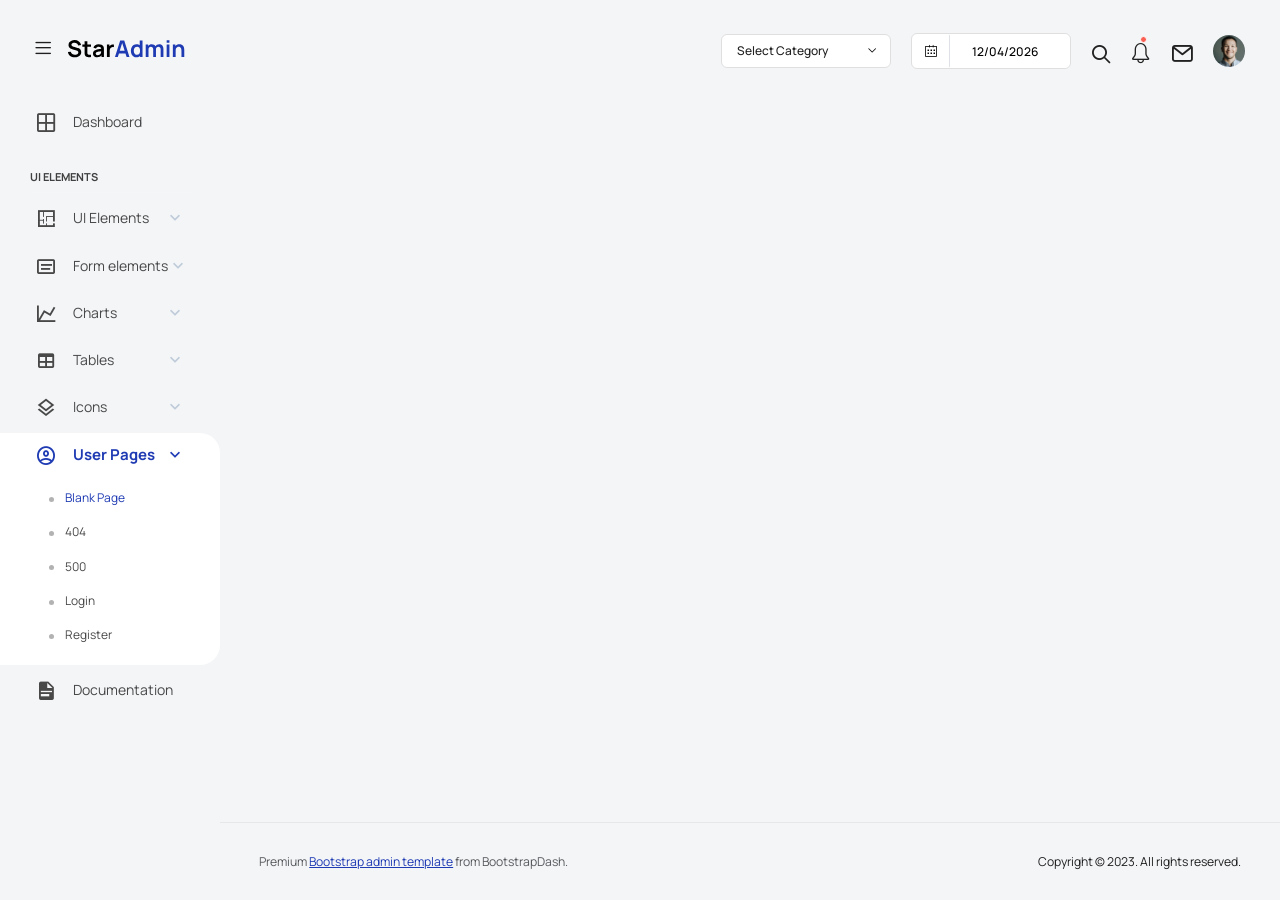
<file: admin/pages/samples/blank-page.html>
<!DOCTYPE html>
<html lang="en">
  <head>
    <!-- Required meta tags -->
    <meta charset="utf-8">
    <meta name="viewport" content="width=device-width, initial-scale=1, shrink-to-fit=no">
    <title>Star Admin2 </title>
    <!-- plugins:css -->
    <link rel="stylesheet" href="../../assets/vendors/feather/feather.css">
    <link rel="stylesheet" href="../../assets/vendors/mdi/css/materialdesignicons.min.css">
    <link rel="stylesheet" href="../../assets/vendors/ti-icons/css/themify-icons.css">
    <link rel="stylesheet" href="../../assets/vendors/font-awesome/css/font-awesome.min.css">
    <link rel="stylesheet" href="../../assets/vendors/typicons/typicons.css">
    <link rel="stylesheet" href="../../assets/vendors/simple-line-icons/css/simple-line-icons.css">
    <link rel="stylesheet" href="../../assets/vendors/css/vendor.bundle.base.css">
    <link rel="stylesheet" href="../../assets/vendors/bootstrap-datepicker/bootstrap-datepicker.min.css">
    <!-- endinject -->
    <!-- Plugin css for this page -->
    <!-- End plugin css for this page -->
    <!-- inject:css -->
    <link rel="stylesheet" href="../../assets/css/style.css">
    <!-- endinject -->
    <link rel="shortcut icon" href="../../assets/images/favicon.png" />
  </head>
  <body>
    <div class="container-scroller">
      <!-- partial:../../partials/_navbar.html -->
      <nav class="navbar default-layout col-lg-12 col-12 p-0 fixed-top d-flex align-items-top flex-row">
        <div class="text-center navbar-brand-wrapper d-flex align-items-center justify-content-start">
          <div class="me-3">
            <button class="navbar-toggler navbar-toggler align-self-center" type="button" data-bs-toggle="minimize">
              <span class="icon-menu"></span>
            </button>
          </div>
          <div>
            <a class="navbar-brand brand-logo" href="../../index.html">
              <img src="../../assets/images/logo.svg" alt="logo" />
            </a>
            <a class="navbar-brand brand-logo-mini" href="../../index.html">
              <img src="../../assets/images/logo-mini.svg" alt="logo" />
            </a>
          </div>
        </div>
        <div class="navbar-menu-wrapper d-flex align-items-top">
          <ul class="navbar-nav">
            <li class="nav-item fw-semibold d-none d-lg-block ms-0">
              <h1 class="welcome-text">Good Morning, <span class="text-black fw-bold">John Doe</span></h1>
              <h3 class="welcome-sub-text">Your performance summary this week </h3>
            </li>
          </ul>
          <ul class="navbar-nav ms-auto">
            <li class="nav-item dropdown d-none d-lg-block">
              <a class="nav-link dropdown-bordered dropdown-toggle dropdown-toggle-split" id="messageDropdown" href="#" data-bs-toggle="dropdown" aria-expanded="false"> Select Category </a>
              <div class="dropdown-menu dropdown-menu-right navbar-dropdown preview-list pb-0" aria-labelledby="messageDropdown">
                <a class="dropdown-item py-3">
                  <p class="mb-0 fw-medium float-start">Select category</p>
                </a>
                <div class="dropdown-divider"></div>
                <a class="dropdown-item preview-item">
                  <div class="preview-item-content flex-grow py-2">
                    <p class="preview-subject ellipsis fw-medium text-dark">Bootstrap Bundle </p>
                    <p class="fw-light small-text mb-0">This is a Bundle featuring 16 unique dashboards</p>
                  </div>
                </a>
                <a class="dropdown-item preview-item">
                  <div class="preview-item-content flex-grow py-2">
                    <p class="preview-subject ellipsis fw-medium text-dark">Angular Bundle</p>
                    <p class="fw-light small-text mb-0">Everything you’ll ever need for your Angular projects</p>
                  </div>
                </a>
                <a class="dropdown-item preview-item">
                  <div class="preview-item-content flex-grow py-2">
                    <p class="preview-subject ellipsis fw-medium text-dark">VUE Bundle</p>
                    <p class="fw-light small-text mb-0">Bundle of 6 Premium Vue Admin Dashboard</p>
                  </div>
                </a>
                <a class="dropdown-item preview-item">
                  <div class="preview-item-content flex-grow py-2">
                    <p class="preview-subject ellipsis fw-medium text-dark">React Bundle</p>
                    <p class="fw-light small-text mb-0">Bundle of 8 Premium React Admin Dashboard</p>
                  </div>
                </a>
              </div>
            </li>
            <li class="nav-item d-none d-lg-block">
              <div id="datepicker-popup" class="input-group date datepicker navbar-date-picker">
                <span class="input-group-addon input-group-prepend border-right">
                  <span class="icon-calendar input-group-text calendar-icon"></span>
                </span>
                <input type="text" class="form-control">
              </div>
            </li>
            <li class="nav-item">
              <form class="search-form" action="#">
                <i class="icon-search"></i>
                <input type="search" class="form-control" placeholder="Search Here" title="Search here">
              </form>
            </li>
            <li class="nav-item dropdown">
              <a class="nav-link count-indicator" id="notificationDropdown" href="#" data-bs-toggle="dropdown">
                <i class="icon-bell"></i>
                <span class="count"></span>
              </a>
              <div class="dropdown-menu dropdown-menu-right navbar-dropdown preview-list pb-0" aria-labelledby="notificationDropdown">
                <a class="dropdown-item py-3 border-bottom">
                  <p class="mb-0 fw-medium float-start">You have 4 new notifications </p>
                  <span class="badge badge-pill badge-primary float-end">View all</span>
                </a>
                <a class="dropdown-item preview-item py-3">
                  <div class="preview-thumbnail">
                    <i class="mdi mdi-alert m-auto text-primary"></i>
                  </div>
                  <div class="preview-item-content">
                    <h6 class="preview-subject fw-normal text-dark mb-1">Application Error</h6>
                    <p class="fw-light small-text mb-0"> Just now </p>
                  </div>
                </a>
                <a class="dropdown-item preview-item py-3">
                  <div class="preview-thumbnail">
                    <i class="mdi mdi-lock-outline m-auto text-primary"></i>
                  </div>
                  <div class="preview-item-content">
                    <h6 class="preview-subject fw-normal text-dark mb-1">Settings</h6>
                    <p class="fw-light small-text mb-0"> Private message </p>
                  </div>
                </a>
                <a class="dropdown-item preview-item py-3">
                  <div class="preview-thumbnail">
                    <i class="mdi mdi-airballoon m-auto text-primary"></i>
                  </div>
                  <div class="preview-item-content">
                    <h6 class="preview-subject fw-normal text-dark mb-1">New user registration</h6>
                    <p class="fw-light small-text mb-0"> 2 days ago </p>
                  </div>
                </a>
              </div>
            </li>
            <li class="nav-item dropdown">
              <a class="nav-link count-indicator" id="countDropdown" href="#" data-bs-toggle="dropdown" aria-expanded="false">
                <i class="icon-mail icon-lg"></i>
              </a>
              <div class="dropdown-menu dropdown-menu-right navbar-dropdown preview-list pb-0" aria-labelledby="countDropdown">
                <a class="dropdown-item py-3">
                  <p class="mb-0 fw-medium float-start">You have 7 unread mails </p>
                  <span class="badge badge-pill badge-primary float-end">View all</span>
                </a>
                <div class="dropdown-divider"></div>
                <a class="dropdown-item preview-item">
                  <div class="preview-thumbnail">
                    <img src="../../assets/images/faces/face10.jpg" alt="image" class="img-sm profile-pic">
                  </div>
                  <div class="preview-item-content flex-grow py-2">
                    <p class="preview-subject ellipsis fw-medium text-dark">Marian Garner </p>
                    <p class="fw-light small-text mb-0"> The meeting is cancelled </p>
                  </div>
                </a>
                <a class="dropdown-item preview-item">
                  <div class="preview-thumbnail">
                    <img src="../../assets/images/faces/face12.jpg" alt="image" class="img-sm profile-pic">
                  </div>
                  <div class="preview-item-content flex-grow py-2">
                    <p class="preview-subject ellipsis fw-medium text-dark">David Grey </p>
                    <p class="fw-light small-text mb-0"> The meeting is cancelled </p>
                  </div>
                </a>
                <a class="dropdown-item preview-item">
                  <div class="preview-thumbnail">
                    <img src="../../assets/images/faces/face1.jpg" alt="image" class="img-sm profile-pic">
                  </div>
                  <div class="preview-item-content flex-grow py-2">
                    <p class="preview-subject ellipsis fw-medium text-dark">Travis Jenkins </p>
                    <p class="fw-light small-text mb-0"> The meeting is cancelled </p>
                  </div>
                </a>
              </div>
            </li>
            <li class="nav-item dropdown d-none d-lg-block user-dropdown">
              <a class="nav-link" id="UserDropdown" href="#" data-bs-toggle="dropdown" aria-expanded="false">
                <img class="img-xs rounded-circle" src="../../assets/images/faces/face8.jpg" alt="Profile image"> </a>
              <div class="dropdown-menu dropdown-menu-right navbar-dropdown" aria-labelledby="UserDropdown">
                <div class="dropdown-header text-center">
                  <img class="img-md rounded-circle" src="../../assets/images/faces/face8.jpg" alt="Profile image">
                  <p class="mb-1 mt-3 fw-semibold">Allen Moreno</p>
                  <p class="fw-light text-muted mb-0">allenmoreno@gmail.com</p>
                </div>
                <a class="dropdown-item"><i class="dropdown-item-icon mdi mdi-account-outline text-primary me-2"></i> My Profile <span class="badge badge-pill badge-danger">1</span></a>
                <a class="dropdown-item"><i class="dropdown-item-icon mdi mdi-message-text-outline text-primary me-2"></i> Messages</a>
                <a class="dropdown-item"><i class="dropdown-item-icon mdi mdi-calendar-check-outline text-primary me-2"></i> Activity</a>
                <a class="dropdown-item"><i class="dropdown-item-icon mdi mdi-help-circle-outline text-primary me-2"></i> FAQ</a>
                <a class="dropdown-item"><i class="dropdown-item-icon mdi mdi-power text-primary me-2"></i>Sign Out</a>
              </div>
            </li>
          </ul>
          <button class="navbar-toggler navbar-toggler-right d-lg-none align-self-center" type="button" data-bs-toggle="offcanvas">
            <span class="mdi mdi-menu"></span>
          </button>
        </div>
      </nav>
      <!-- partial -->
      <div class="container-fluid page-body-wrapper">
        <!-- partial:../../partials/_sidebar.html -->
        <nav class="sidebar sidebar-offcanvas" id="sidebar">
          <ul class="nav">
            <li class="nav-item">
              <a class="nav-link" href="../../index.html">
                <i class="mdi mdi-grid-large menu-icon"></i>
                <span class="menu-title">Dashboard</span>
              </a>
            </li>
            <li class="nav-item nav-category">UI Elements</li>
            <li class="nav-item">
              <a class="nav-link" data-bs-toggle="collapse" href="#ui-basic" aria-expanded="false" aria-controls="ui-basic">
                <i class="menu-icon mdi mdi-floor-plan"></i>
                <span class="menu-title">UI Elements</span>
                <i class="menu-arrow"></i>
              </a>
              <div class="collapse" id="ui-basic">
                <ul class="nav flex-column sub-menu">
                  <li class="nav-item"> <a class="nav-link" href="../../pages/ui-features/buttons.html">Buttons</a></li>
                  <li class="nav-item"> <a class="nav-link" href="../../pages/ui-features/dropdowns.html">Dropdowns</a></li>
                  <li class="nav-item"> <a class="nav-link" href="../../pages/ui-features/typography.html">Typography</a></li>
                </ul>
              </div>
            </li>
            <li class="nav-item">
              <a class="nav-link" data-bs-toggle="collapse" href="#form-elements" aria-expanded="false" aria-controls="form-elements">
                <i class="menu-icon mdi mdi-card-text-outline"></i>
                <span class="menu-title">Form elements</span>
                <i class="menu-arrow"></i>
              </a>
              <div class="collapse" id="form-elements">
                <ul class="nav flex-column sub-menu">
                  <li class="nav-item"><a class="nav-link" href="../../pages/forms/basic_elements.html">Basic Elements</a></li>
                </ul>
              </div>
            </li>
            <li class="nav-item">
              <a class="nav-link" data-bs-toggle="collapse" href="#charts" aria-expanded="false" aria-controls="charts">
                <i class="menu-icon mdi mdi-chart-line"></i>
                <span class="menu-title">Charts</span>
                <i class="menu-arrow"></i>
              </a>
              <div class="collapse" id="charts">
                <ul class="nav flex-column sub-menu">
                  <li class="nav-item"> <a class="nav-link" href="../../pages/charts/chartjs.html">ChartJs</a></li>
                </ul>
              </div>
            </li>
            <li class="nav-item">
              <a class="nav-link" data-bs-toggle="collapse" href="#tables" aria-expanded="false" aria-controls="tables">
                <i class="menu-icon mdi mdi-table"></i>
                <span class="menu-title">Tables</span>
                <i class="menu-arrow"></i>
              </a>
              <div class="collapse" id="tables">
                <ul class="nav flex-column sub-menu">
                  <li class="nav-item"> <a class="nav-link" href="../../pages/tables/basic-table.html">Basic table</a></li>
                </ul>
              </div>
            </li>
            <li class="nav-item">
              <a class="nav-link" data-bs-toggle="collapse" href="#icons" aria-expanded="false" aria-controls="icons">
                <i class="menu-icon mdi mdi-layers-outline"></i>
                <span class="menu-title">Icons</span>
                <i class="menu-arrow"></i>
              </a>
              <div class="collapse" id="icons">
                <ul class="nav flex-column sub-menu">
                  <li class="nav-item"> <a class="nav-link" href="../../pages/icons/font-awesome.html">Font Awesome</a></li>
                </ul>
              </div>
            </li>
            <li class="nav-item">
              <a class="nav-link" data-bs-toggle="collapse" href="#auth" aria-expanded="false" aria-controls="auth">
                <i class="menu-icon mdi mdi-account-circle-outline"></i>
                <span class="menu-title">User Pages</span>
                <i class="menu-arrow"></i>
              </a>
              <div class="collapse" id="auth">
                <ul class="nav flex-column sub-menu">
                  <li class="nav-item"> <a class="nav-link" href="../../pages/samples/blank-page.html"> Blank Page </a></li>
                  <li class="nav-item"> <a class="nav-link" href="../../pages/samples/error-404.html"> 404 </a></li>
                  <li class="nav-item"> <a class="nav-link" href="../../pages/samples/error-500.html"> 500 </a></li>
                  <li class="nav-item"> <a class="nav-link" href="../../pages/samples/login.html"> Login </a></li>
                  <li class="nav-item"> <a class="nav-link" href="../../pages/samples/register.html"> Register </a></li>
                </ul>
              </div>
            </li>
            <li class="nav-item">
              <a class="nav-link" href="../../docs/documentation.html">
                <i class="menu-icon mdi mdi-file-document"></i>
                <span class="menu-title">Documentation</span>
              </a>
            </li>
          </ul>
        </nav>
        <!-- partial -->
        <div class="main-panel">
          <div class="content-wrapper">
          </div>
          <!-- content-wrapper ends -->
          <!-- partial:../../partials/_footer.html -->
          <footer class="footer">
            <div class="d-sm-flex justify-content-center justify-content-sm-between">
              <span class="text-muted text-center text-sm-left d-block d-sm-inline-block">Premium <a href="https://www.bootstrapdash.com/" target="_blank">Bootstrap admin template</a> from BootstrapDash.</span>
              <span class="float-none float-sm-end d-block mt-1 mt-sm-0 text-center">Copyright © 2023. All rights reserved.</span>
            </div>
          </footer>
          <!-- partial -->
        </div>
        <!-- main-panel ends -->
      </div>
      <!-- page-body-wrapper ends -->
    </div>
    <!-- container-scroller -->
    <!-- plugins:js -->
    <script src="../../assets/vendors/js/vendor.bundle.base.js"></script>
    <script src="../../assets/vendors/bootstrap-datepicker/bootstrap-datepicker.min.js"></script>
    <!-- endinject -->
    <!-- Plugin js for this page -->
    <!-- End plugin js for this page -->
    <!-- inject:js -->
    <script src="../../assets/js/off-canvas.js"></script>
    <script src="../../assets/js/template.js"></script>
    <script src="../../assets/js/settings.js"></script>
    <script src="../../assets/js/hoverable-collapse.js"></script>
    <script src="../../assets/js/todolist.js"></script>
    <!-- endinject -->
    <!-- Custom js for this page-->
    <!-- End custom js for this page-->
  </body>
</html>
</file>
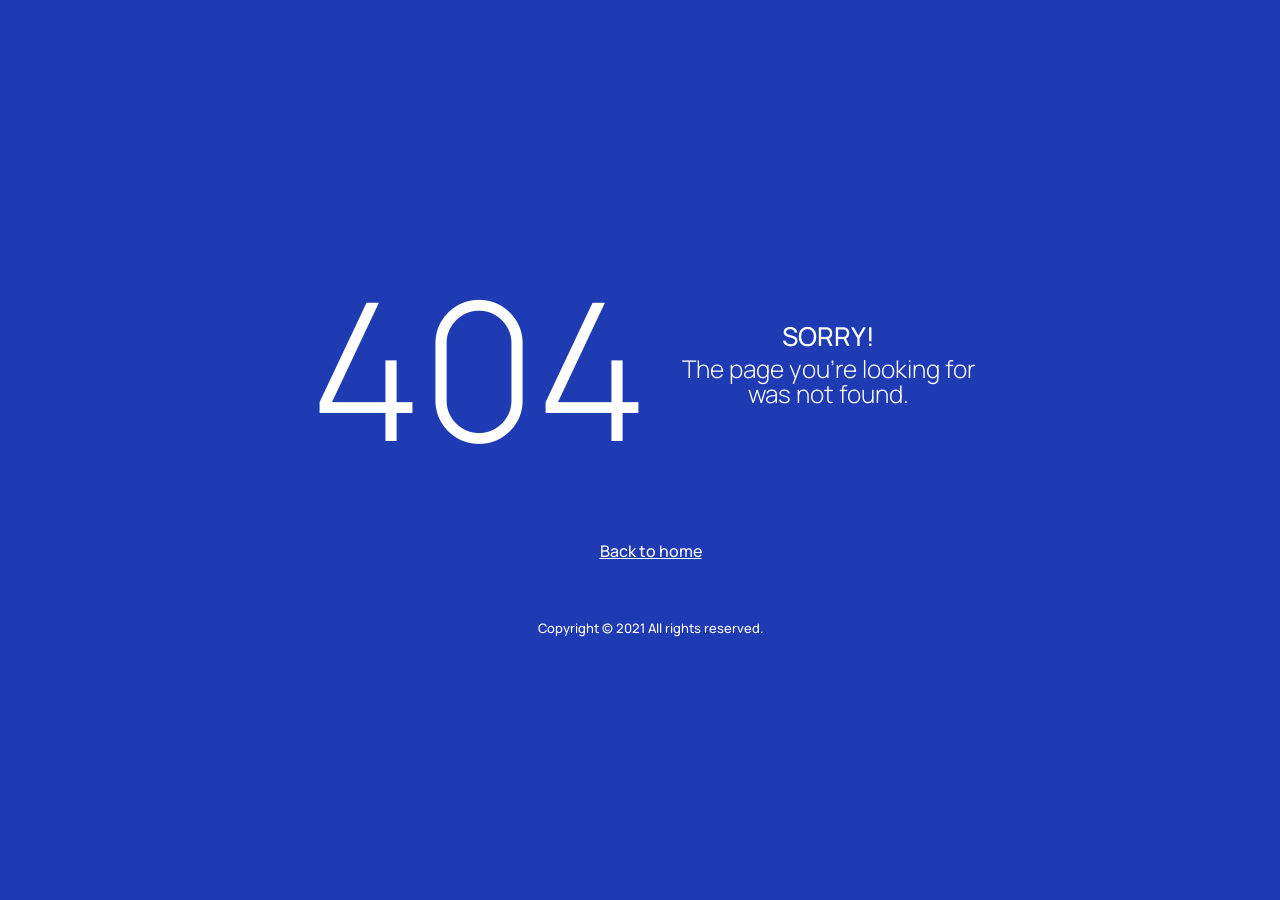
<file: admin/pages/samples/error-404.html>
<!DOCTYPE html>
<html lang="en">
  <head>
    <!-- Required meta tags -->
    <meta charset="utf-8">
    <meta name="viewport" content="width=device-width, initial-scale=1, shrink-to-fit=no">
    <title>Star Admin2 </title>
    <!-- plugins:css -->
    <link rel="stylesheet" href="../../assets/vendors/feather/feather.css">
    <link rel="stylesheet" href="../../assets/vendors/mdi/css/materialdesignicons.min.css">
    <link rel="stylesheet" href="../../assets/vendors/ti-icons/css/themify-icons.css">
    <link rel="stylesheet" href="../../assets/vendors/font-awesome/css/font-awesome.min.css">
    <link rel="stylesheet" href="../../assets/vendors/typicons/typicons.css">
    <link rel="stylesheet" href="../../assets/vendors/simple-line-icons/css/simple-line-icons.css">
    <link rel="stylesheet" href="../../assets/vendors/css/vendor.bundle.base.css">
    <link rel="stylesheet" href="../../assets/vendors/bootstrap-datepicker/bootstrap-datepicker.min.css">
    <!-- endinject -->
    <!-- Plugin css for this page -->
    <!-- End plugin css for this page -->
    <!-- inject:css -->
    <link rel="stylesheet" href="../../assets/css/style.css">
    <!-- endinject -->
    <link rel="shortcut icon" href="../../assets/images/favicon.png" />
  </head>
  <body>
    <div class="container-scroller">
      <div class="container-fluid page-body-wrapper full-page-wrapper">
        <div class="content-wrapper d-flex align-items-center text-center error-page bg-primary">
          <div class="row flex-grow">
            <div class="col-lg-7 mx-auto text-white">
              <div class="row align-items-center d-flex flex-row">
                <div class="col-lg-6 text-lg-right pr-lg-4">
                  <h1 class="display-1 mb-0">404</h1>
                </div>
                <div class="col-lg-6 error-page-divider text-lg-left pl-lg-4">
                  <h2>SORRY!</h2>
                  <h3 class="fw-light">The page you’re looking for was not found.</h3>
                </div>
              </div>
              <div class="row mt-5">
                <div class="col-12 text-center mt-xl-2">
                  <a class="text-white fw-medium" href="../../index.html">Back to home</a>
                </div>
              </div>
              <div class="row mt-5">
                <div class="col-12 mt-xl-2">
                  <p class="text-white fw-medium text-center">Copyright &copy; 2021 All rights reserved.</p>
                </div>
              </div>
            </div>
          </div>
        </div>
        <!-- content-wrapper ends -->
      </div>
      <!-- page-body-wrapper ends -->
    </div>
    <!-- container-scroller -->
    <!-- plugins:js -->
    <script src="../../assets/vendors/js/vendor.bundle.base.js"></script>
    <script src="../../assets/vendors/bootstrap-datepicker/bootstrap-datepicker.min.js"></script>
    <!-- endinject -->
    <!-- Plugin js for this page -->
    <!-- End plugin js for this page -->
    <!-- inject:js -->
    <script src="../../assets/js/off-canvas.js"></script>
    <script src="../../assets/js/template.js"></script>
    <script src="../../assets/js/settings.js"></script>
    <script src="../../assets/js/hoverable-collapse.js"></script>
    <script src="../../assets/js/todolist.js"></script>
    <!-- endinject -->
  </body>
</html>
</file>
<file: admin/assets/vendors/feather/feather.css>
@charset "UTF-8";
 
@font-face {
  font-family: "feather";
  src:url("fonts/feather-webfont.eot");
  src:url("fonts/feather-webfont.eot?#iefix") format("embedded-opentype"),
    url("fonts/feather-webfont.woff") format("woff"),
    url("fonts/feather-webfont.ttf") format("truetype"),
    url("fonts/feather-webfont.svg#feather") format("svg");
  font-weight: normal;
  font-style: normal;
}

/* Character Mapping Method */
 
[data-icon]:before {
  display: inline-block;
  font-family: "feather";
  content: attr(data-icon);
  font-style: normal;
  font-weight: normal;
  font-variant: normal;
  text-transform: none;
  speak: none;
  line-height: 1;
  -webkit-font-smoothing: antialiased;
  -moz-osx-font-smoothing: grayscale;
}

/* CSS Class Mapping Method */
 
[class^="icon-"],
[class*=" icon-"] {
  display: inline-block;
  font-family: "feather";
  font-style: normal;
  font-weight: normal;
  font-variant: normal;
  text-transform: none;
  speak: none;
  line-height: 1;
  -webkit-font-smoothing: antialiased;
  -moz-osx-font-smoothing: grayscale;
}

.icon-eye:before {
  content: "\e000";
}

.icon-paper-clip:before {
  content: "\e001";
}

.icon-mail:before {
  content: "\e002";
}

.icon-mail:before {
  content: "\e002";
}

.icon-toggle:before {
  content: "\e003";
}

.icon-layout:before {
  content: "\e004";
}

.icon-link:before {
  content: "\e005";
}

.icon-bell:before {
  content: "\e006";
}

.icon-lock:before {
  content: "\e007";
}

.icon-unlock:before {
  content: "\e008";
}

.icon-ribbon:before {
  content: "\e009";
}

.icon-image:before {
  content: "\e010";
}

.icon-signal:before {
  content: "\e011";
}

.icon-target:before {
  content: "\e012";
}

.icon-clipboard:before {
  content: "\e013";
}

.icon-clock:before {
  content: "\e014";
}

.icon-clock:before {
  content: "\e014";
}

.icon-watch:before {
  content: "\e015";
}

.icon-air-play:before {
  content: "\e016";
}

.icon-camera:before {
  content: "\e017";
}

.icon-video:before {
  content: "\e018";
}

.icon-disc:before {
  content: "\e019";
}

.icon-printer:before {
  content: "\e020";
}

.icon-monitor:before {
  content: "\e021";
}

.icon-server:before {
  content: "\e022";
}

.icon-cog:before {
  content: "\e023";
}

.icon-heart:before {
  content: "\e024";
}

.icon-paragraph:before {
  content: "\e025";
}

.icon-align-justify:before {
  content: "\e026";
}

.icon-align-left:before {
  content: "\e027";
}

.icon-align-center:before {
  content: "\e028";
}

.icon-align-right:before {
  content: "\e029";
}

.icon-book:before {
  content: "\e030";
}

.icon-layers:before {
  content: "\e031";
}

.icon-stack:before {
  content: "\e032";
}

.icon-stack-2:before {
  content: "\e033";
}

.icon-paper:before {
  content: "\e034";
}

.icon-paper-stack:before {
  content: "\e035";
}

.icon-search:before {
  content: "\e036";
}

.icon-zoom-in:before {
  content: "\e037";
}

.icon-zoom-out:before {
  content: "\e038";
}

.icon-reply:before {
  content: "\e039";
}

.icon-circle-plus:before {
  content: "\e040";
}

.icon-circle-minus:before {
  content: "\e041";
}

.icon-circle-check:before {
  content: "\e042";
}

.icon-circle-cross:before {
  content: "\e043";
}

.icon-square-plus:before {
  content: "\e044";
}

.icon-square-minus:before {
  content: "\e045";
}

.icon-square-check:before {
  content: "\e046";
}

.icon-square-cross:before {
  content: "\e047";
}

.icon-microphone:before {
  content: "\e048";
}

.icon-record:before {
  content: "\e049";
}

.icon-skip-back:before {
  content: "\e050";
}

.icon-rewind:before {
  content: "\e051";
}

.icon-play:before {
  content: "\e052";
}

.icon-pause:before {
  content: "\e053";
}

.icon-stop:before {
  content: "\e054";
}

.icon-fast-forward:before {
  content: "\e055";
}

.icon-skip-forward:before {
  content: "\e056";
}

.icon-shuffle:before {
  content: "\e057";
}

.icon-repeat:before {
  content: "\e058";
}

.icon-folder:before {
  content: "\e059";
}

.icon-umbrella:before {
  content: "\e060";
}

.icon-moon:before {
  content: "\e061";
}

.icon-thermometer:before {
  content: "\e062";
}

.icon-drop:before {
  content: "\e063";
}

.icon-sun:before {
  content: "\e064";
}

.icon-cloud:before {
  content: "\e065";
}

.icon-cloud-upload:before {
  content: "\e066";
}

.icon-cloud-download:before {
  content: "\e067";
}

.icon-upload:before {
  content: "\e068";
}

.icon-download:before {
  content: "\e069";
}

.icon-location:before {
  content: "\e070";
}

.icon-location-2:before {
  content: "\e071";
}

.icon-map:before {
  content: "\e072";
}

.icon-battery:before {
  content: "\e073";
}

.icon-head:before {
  content: "\e074";
}

.icon-briefcase:before {
  content: "\e075";
}

.icon-speech-bubble:before {
  content: "\e076";
}

.icon-anchor:before {
  content: "\e077";
}

.icon-globe:before {
  content: "\e078";
}

.icon-box:before {
  content: "\e079";
}

.icon-reload:before {
  content: "\e080";
}

.icon-share:before {
  content: "\e081";
}

.icon-marquee:before {
  content: "\e082";
}

.icon-marquee-plus:before {
  content: "\e083";
}

.icon-marquee-minus:before {
  content: "\e084";
}

.icon-tag:before {
  content: "\e085";
}

.icon-power:before {
  content: "\e086";
}

.icon-command:before {
  content: "\e087";
}

.icon-alt:before {
  content: "\e088";
}

.icon-esc:before {
  content: "\e089";
}

.icon-bar-graph:before {
  content: "\e090";
}

.icon-bar-graph-2:before {
  content: "\e091";
}

.icon-pie-graph:before {
  content: "\e092";
}

.icon-star:before {
  content: "\e093";
}

.icon-arrow-left:before {
  content: "\e094";
}

.icon-arrow-right:before {
  content: "\e095";
}

.icon-arrow-up:before {
  content: "\e096";
}

.icon-arrow-down:before {
  content: "\e097";
}

.icon-volume:before {
  content: "\e098";
}

.icon-mute:before {
  content: "\e099";
}

.icon-content-right:before {
  content: "\e100";
}

.icon-content-left:before {
  content: "\e101";
}

.icon-grid:before {
  content: "\e102";
}

.icon-grid-2:before {
  content: "\e103";
}

.icon-columns:before {
  content: "\e104";
}

.icon-loader:before {
  content: "\e105";
}

.icon-bag:before {
  content: "\e106";
}

.icon-ban:before {
  content: "\e107";
}

.icon-flag:before {
  content: "\e108";
}

.icon-trash:before {
  content: "\e109";
}

.icon-expand:before {
  content: "\e110";
}

.icon-contract:before {
  content: "\e111";
}

.icon-maximize:before {
  content: "\e112";
}

.icon-minimize:before {
  content: "\e113";
}

.icon-plus:before {
  content: "\e114";
}

.icon-minus:before {
  content: "\e115";
}

.icon-check:before {
  content: "\e116";
}

.icon-cross:before {
  content: "\e117";
}

.icon-move:before {
  content: "\e118";
}

.icon-delete:before {
  content: "\e119";
}

.icon-menu:before {
  content: "\e120";
}

.icon-archive:before {
  content: "\e121";
}

.icon-inbox:before {
  content: "\e122";
}

.icon-outbox:before {
  content: "\e123";
}

.icon-file:before {
  content: "\e124";
}

.icon-file-add:before {
  content: "\e125";
}

.icon-file-subtract:before {
  content: "\e126";
}

.icon-help:before {
  content: "\e127";
}

.icon-open:before {
  content: "\e128";
}

.icon-ellipsis:before {
  content: "\e129";
}
</file>
<file: admin/assets/vendors/ti-icons/css/themify-icons.css>
@font-face {
	font-family: 'themify';
	src:url('../fonts/themify.eot');
	src:url('../fonts/themify.eot?#iefix') format('embedded-opentype'),
		url('../fonts/themify.woff') format('woff'),
		url('../fonts/themify.ttf') format('truetype'),
		url('../fonts/themify.svg') format('svg');
	font-weight: normal;
	font-style: normal;
}

[class^="ti-"], [class*=" ti-"] {
	font-family: 'themify';
	speak: none;
	font-style: normal;
	font-weight: normal;
	font-variant: normal;
	text-transform: none;
	line-height: 1;

	/* Better Font Rendering =========== */
	-webkit-font-smoothing: antialiased;
	-moz-osx-font-smoothing: grayscale;
}

.ti-wand:before {
	content: "\e600";
}
.ti-volume:before {
	content: "\e601";
}
.ti-user:before {
	content: "\e602";
}
.ti-unlock:before {
	content: "\e603";
}
.ti-unlink:before {
	content: "\e604";
}
.ti-trash:before {
	content: "\e605";
}
.ti-thought:before {
	content: "\e606";
}
.ti-target:before {
	content: "\e607";
}
.ti-tag:before {
	content: "\e608";
}
.ti-tablet:before {
	content: "\e609";
}
.ti-star:before {
	content: "\e60a";
}
.ti-spray:before {
	content: "\e60b";
}
.ti-signal:before {
	content: "\e60c";
}
.ti-shopping-cart:before {
	content: "\e60d";
}
.ti-shopping-cart-full:before {
	content: "\e60e";
}
.ti-settings:before {
	content: "\e60f";
}
.ti-search:before {
	content: "\e610";
}
.ti-zoom-in:before {
	content: "\e611";
}
.ti-zoom-out:before {
	content: "\e612";
}
.ti-cut:before {
	content: "\e613";
}
.ti-ruler:before {
	content: "\e614";
}
.ti-ruler-pencil:before {
	content: "\e615";
}
.ti-ruler-alt:before {
	content: "\e616";
}
.ti-bookmark:before {
	content: "\e617";
}
.ti-bookmark-alt:before {
	content: "\e618";
}
.ti-reload:before {
	content: "\e619";
}
.ti-plus:before {
	content: "\e61a";
}
.ti-pin:before {
	content: "\e61b";
}
.ti-pencil:before {
	content: "\e61c";
}
.ti-pencil-alt:before {
	content: "\e61d";
}
.ti-paint-roller:before {
	content: "\e61e";
}
.ti-paint-bucket:before {
	content: "\e61f";
}
.ti-na:before {
	content: "\e620";
}
.ti-mobile:before {
	content: "\e621";
}
.ti-minus:before {
	content: "\e622";
}
.ti-medall:before {
	content: "\e623";
}
.ti-medall-alt:before {
	content: "\e624";
}
.ti-marker:before {
	content: "\e625";
}
.ti-marker-alt:before {
	content: "\e626";
}
.ti-arrow-up:before {
	content: "\e627";
}
.ti-arrow-right:before {
	content: "\e628";
}
.ti-arrow-left:before {
	content: "\e629";
}
.ti-arrow-down:before {
	content: "\e62a";
}
.ti-lock:before {
	content: "\e62b";
}
.ti-location-arrow:before {
	content: "\e62c";
}
.ti-link:before {
	content: "\e62d";
}
.ti-layout:before {
	content: "\e62e";
}
.ti-layers:before {
	content: "\e62f";
}
.ti-layers-alt:before {
	content: "\e630";
}
.ti-key:before {
	content: "\e631";
}
.ti-import:before {
	content: "\e632";
}
.ti-image:before {
	content: "\e633";
}
.ti-heart:before {
	content: "\e634";
}
.ti-heart-broken:before {
	content: "\e635";
}
.ti-hand-stop:before {
	content: "\e636";
}
.ti-hand-open:before {
	content: "\e637";
}
.ti-hand-drag:before {
	content: "\e638";
}
.ti-folder:before {
	content: "\e639";
}
.ti-flag:before {
	content: "\e63a";
}
.ti-flag-alt:before {
	content: "\e63b";
}
.ti-flag-alt-2:before {
	content: "\e63c";
}
.ti-eye:before {
	content: "\e63d";
}
.ti-export:before {
	content: "\e63e";
}
.ti-exchange-vertical:before {
	content: "\e63f";
}
.ti-desktop:before {
	content: "\e640";
}
.ti-cup:before {
	content: "\e641";
}
.ti-crown:before {
	content: "\e642";
}
.ti-comments:before {
	content: "\e643";
}
.ti-comment:before {
	content: "\e644";
}
.ti-comment-alt:before {
	content: "\e645";
}
.ti-close:before {
	content: "\e646";
}
.ti-clip:before {
	content: "\e647";
}
.ti-angle-up:before {
	content: "\e648";
}
.ti-angle-right:before {
	content: "\e649";
}
.ti-angle-left:before {
	content: "\e64a";
}
.ti-angle-down:before {
	content: "\e64b";
}
.ti-check:before {
	content: "\e64c";
}
.ti-check-box:before {
	content: "\e64d";
}
.ti-camera:before {
	content: "\e64e";
}
.ti-announcement:before {
	content: "\e64f";
}
.ti-brush:before {
	content: "\e650";
}
.ti-briefcase:before {
	content: "\e651";
}
.ti-bolt:before {
	content: "\e652";
}
.ti-bolt-alt:before {
	content: "\e653";
}
.ti-blackboard:before {
	content: "\e654";
}
.ti-bag:before {
	content: "\e655";
}
.ti-move:before {
	content: "\e656";
}
.ti-arrows-vertical:before {
	content: "\e657";
}
.ti-arrows-horizontal:before {
	content: "\e658";
}
.ti-fullscreen:before {
	content: "\e659";
}
.ti-arrow-top-right:before {
	content: "\e65a";
}
.ti-arrow-top-left:before {
	content: "\e65b";
}
.ti-arrow-circle-up:before {
	content: "\e65c";
}
.ti-arrow-circle-right:before {
	content: "\e65d";
}
.ti-arrow-circle-left:before {
	content: "\e65e";
}
.ti-arrow-circle-down:before {
	content: "\e65f";
}
.ti-angle-double-up:before {
	content: "\e660";
}
.ti-angle-double-right:before {
	content: "\e661";
}
.ti-angle-double-left:before {
	content: "\e662";
}
.ti-angle-double-down:before {
	content: "\e663";
}
.ti-zip:before {
	content: "\e664";
}
.ti-world:before {
	content: "\e665";
}
.ti-wheelchair:before {
	content: "\e666";
}
.ti-view-list:before {
	content: "\e667";
}
.ti-view-list-alt:before {
	content: "\e668";
}
.ti-view-grid:before {
	content: "\e669";
}
.ti-uppercase:before {
	content: "\e66a";
}
.ti-upload:before {
	content: "\e66b";
}
.ti-underline:before {
	content: "\e66c";
}
.ti-truck:before {
	content: "\e66d";
}
.ti-timer:before {
	content: "\e66e";
}
.ti-ticket:before {
	content: "\e66f";
}
.ti-thumb-up:before {
	content: "\e670";
}
.ti-thumb-down:before {
	content: "\e671";
}
.ti-text:before {
	content: "\e672";
}
.ti-stats-up:before {
	content: "\e673";
}
.ti-stats-down:before {
	content: "\e674";
}
.ti-split-v:before {
	content: "\e675";
}
.ti-split-h:before {
	content: "\e676";
}
.ti-smallcap:before {
	content: "\e677";
}
.ti-shine:before {
	content: "\e678";
}
.ti-shift-right:before {
	content: "\e679";
}
.ti-shift-left:before {
	content: "\e67a";
}
.ti-shield:before {
	content: "\e67b";
}
.ti-notepad:before {
	content: "\e67c";
}
.ti-server:before {
	content: "\e67d";
}
.ti-quote-right:before {
	content: "\e67e";
}
.ti-quote-left:before {
	content: "\e67f";
}
.ti-pulse:before {
	content: "\e680";
}
.ti-printer:before {
	content: "\e681";
}
.ti-power-off:before {
	content: "\e682";
}
.ti-plug:before {
	content: "\e683";
}
.ti-pie-chart:before {
	content: "\e684";
}
.ti-paragraph:before {
	content: "\e685";
}
.ti-panel:before {
	content: "\e686";
}
.ti-package:before {
	content: "\e687";
}
.ti-music:before {
	content: "\e688";
}
.ti-music-alt:before {
	content: "\e689";
}
.ti-mouse:before {
	content: "\e68a";
}
.ti-mouse-alt:before {
	content: "\e68b";
}
.ti-money:before {
	content: "\e68c";
}
.ti-microphone:before {
	content: "\e68d";
}
.ti-menu:before {
	content: "\e68e";
}
.ti-menu-alt:before {
	content: "\e68f";
}
.ti-map:before {
	content: "\e690";
}
.ti-map-alt:before {
	content: "\e691";
}
.ti-loop:before {
	content: "\e692";
}
.ti-location-pin:before {
	content: "\e693";
}
.ti-list:before {
	content: "\e694";
}
.ti-light-bulb:before {
	content: "\e695";
}
.ti-Italic:before {
	content: "\e696";
}
.ti-info:before {
	content: "\e697";
}
.ti-infinite:before {
	content: "\e698";
}
.ti-id-badge:before {
	content: "\e699";
}
.ti-hummer:before {
	content: "\e69a";
}
.ti-home:before {
	content: "\e69b";
}
.ti-help:before {
	content: "\e69c";
}
.ti-headphone:before {
	content: "\e69d";
}
.ti-harddrives:before {
	content: "\e69e";
}
.ti-harddrive:before {
	content: "\e69f";
}
.ti-gift:before {
	content: "\e6a0";
}
.ti-game:before {
	content: "\e6a1";
}
.ti-filter:before {
	content: "\e6a2";
}
.ti-files:before {
	content: "\e6a3";
}
.ti-file:before {
	content: "\e6a4";
}
.ti-eraser:before {
	content: "\e6a5";
}
.ti-envelope:before {
	content: "\e6a6";
}
.ti-download:before {
	content: "\e6a7";
}
.ti-direction:before {
	content: "\e6a8";
}
.ti-direction-alt:before {
	content: "\e6a9";
}
.ti-dashboard:before {
	content: "\e6aa";
}
.ti-control-stop:before {
	content: "\e6ab";
}
.ti-control-shuffle:before {
	content: "\e6ac";
}
.ti-control-play:before {
	content: "\e6ad";
}
.ti-control-pause:before {
	content: "\e6ae";
}
.ti-control-forward:before {
	content: "\e6af";
}
.ti-control-backward:before {
	content: "\e6b0";
}
.ti-cloud:before {
	content: "\e6b1";
}
.ti-cloud-up:before {
	content: "\e6b2";
}
.ti-cloud-down:before {
	content: "\e6b3";
}
.ti-clipboard:before {
	content: "\e6b4";
}
.ti-car:before {
	content: "\e6b5";
}
.ti-calendar:before {
	content: "\e6b6";
}
.ti-book:before {
	content: "\e6b7";
}
.ti-bell:before {
	content: "\e6b8";
}
.ti-basketball:before {
	content: "\e6b9";
}
.ti-bar-chart:before {
	content: "\e6ba";
}
.ti-bar-chart-alt:before {
	content: "\e6bb";
}
.ti-back-right:before {
	content: "\e6bc";
}
.ti-back-left:before {
	content: "\e6bd";
}
.ti-arrows-corner:before {
	content: "\e6be";
}
.ti-archive:before {
	content: "\e6bf";
}
.ti-anchor:before {
	content: "\e6c0";
}
.ti-align-right:before {
	content: "\e6c1";
}
.ti-align-left:before {
	content: "\e6c2";
}
.ti-align-justify:before {
	content: "\e6c3";
}
.ti-align-center:before {
	content: "\e6c4";
}
.ti-alert:before {
	content: "\e6c5";
}
.ti-alarm-clock:before {
	content: "\e6c6";
}
.ti-agenda:before {
	content: "\e6c7";
}
.ti-write:before {
	content: "\e6c8";
}
.ti-window:before {
	content: "\e6c9";
}
.ti-widgetized:before {
	content: "\e6ca";
}
.ti-widget:before {
	content: "\e6cb";
}
.ti-widget-alt:before {
	content: "\e6cc";
}
.ti-wallet:before {
	content: "\e6cd";
}
.ti-video-clapper:before {
	content: "\e6ce";
}
.ti-video-camera:before {
	content: "\e6cf";
}
.ti-vector:before {
	content: "\e6d0";
}
.ti-themify-logo:before {
	content: "\e6d1";
}
.ti-themify-favicon:before {
	content: "\e6d2";
}
.ti-themify-favicon-alt:before {
	content: "\e6d3";
}
.ti-support:before {
	content: "\e6d4";
}
.ti-stamp:before {
	content: "\e6d5";
}
.ti-split-v-alt:before {
	content: "\e6d6";
}
.ti-slice:before {
	content: "\e6d7";
}
.ti-shortcode:before {
	content: "\e6d8";
}
.ti-shift-right-alt:before {
	content: "\e6d9";
}
.ti-shift-left-alt:before {
	content: "\e6da";
}
.ti-ruler-alt-2:before {
	content: "\e6db";
}
.ti-receipt:before {
	content: "\e6dc";
}
.ti-pin2:before {
	content: "\e6dd";
}
.ti-pin-alt:before {
	content: "\e6de";
}
.ti-pencil-alt2:before {
	content: "\e6df";
}
.ti-palette:before {
	content: "\e6e0";
}
.ti-more:before {
	content: "\e6e1";
}
.ti-more-alt:before {
	content: "\e6e2";
}
.ti-microphone-alt:before {
	content: "\e6e3";
}
.ti-magnet:before {
	content: "\e6e4";
}
.ti-line-double:before {
	content: "\e6e5";
}
.ti-line-dotted:before {
	content: "\e6e6";
}
.ti-line-dashed:before {
	content: "\e6e7";
}
.ti-layout-width-full:before {
	content: "\e6e8";
}
.ti-layout-width-default:before {
	content: "\e6e9";
}
.ti-layout-width-default-alt:before {
	content: "\e6ea";
}
.ti-layout-tab:before {
	content: "\e6eb";
}
.ti-layout-tab-window:before {
	content: "\e6ec";
}
.ti-layout-tab-v:before {
	content: "\e6ed";
}
.ti-layout-tab-min:before {
	content: "\e6ee";
}
.ti-layout-slider:before {
	content: "\e6ef";
}
.ti-layout-slider-alt:before {
	content: "\e6f0";
}
.ti-layout-sidebar-right:before {
	content: "\e6f1";
}
.ti-layout-sidebar-none:before {
	content: "\e6f2";
}
.ti-layout-sidebar-left:before {
	content: "\e6f3";
}
.ti-layout-placeholder:before {
	content: "\e6f4";
}
.ti-layout-menu:before {
	content: "\e6f5";
}
.ti-layout-menu-v:before {
	content: "\e6f6";
}
.ti-layout-menu-separated:before {
	content: "\e6f7";
}
.ti-layout-menu-full:before {
	content: "\e6f8";
}
.ti-layout-media-right-alt:before {
	content: "\e6f9";
}
.ti-layout-media-right:before {
	content: "\e6fa";
}
.ti-layout-media-overlay:before {
	content: "\e6fb";
}
.ti-layout-media-overlay-alt:before {
	content: "\e6fc";
}
.ti-layout-media-overlay-alt-2:before {
	content: "\e6fd";
}
.ti-layout-media-left-alt:before {
	content: "\e6fe";
}
.ti-layout-media-left:before {
	content: "\e6ff";
}
.ti-layout-media-center-alt:before {
	content: "\e700";
}
.ti-layout-media-center:before {
	content: "\e701";
}
.ti-layout-list-thumb:before {
	content: "\e702";
}
.ti-layout-list-thumb-alt:before {
	content: "\e703";
}
.ti-layout-list-post:before {
	content: "\e704";
}
.ti-layout-list-large-image:before {
	content: "\e705";
}
.ti-layout-line-solid:before {
	content: "\e706";
}
.ti-layout-grid4:before {
	content: "\e707";
}
.ti-layout-grid3:before {
	content: "\e708";
}
.ti-layout-grid2:before {
	content: "\e709";
}
.ti-layout-grid2-thumb:before {
	content: "\e70a";
}
.ti-layout-cta-right:before {
	content: "\e70b";
}
.ti-layout-cta-left:before {
	content: "\e70c";
}
.ti-layout-cta-center:before {
	content: "\e70d";
}
.ti-layout-cta-btn-right:before {
	content: "\e70e";
}
.ti-layout-cta-btn-left:before {
	content: "\e70f";
}
.ti-layout-column4:before {
	content: "\e710";
}
.ti-layout-column3:before {
	content: "\e711";
}
.ti-layout-column2:before {
	content: "\e712";
}
.ti-layout-accordion-separated:before {
	content: "\e713";
}
.ti-layout-accordion-merged:before {
	content: "\e714";
}
.ti-layout-accordion-list:before {
	content: "\e715";
}
.ti-ink-pen:before {
	content: "\e716";
}
.ti-info-alt:before {
	content: "\e717";
}
.ti-help-alt:before {
	content: "\e718";
}
.ti-headphone-alt:before {
	content: "\e719";
}
.ti-hand-point-up:before {
	content: "\e71a";
}
.ti-hand-point-right:before {
	content: "\e71b";
}
.ti-hand-point-left:before {
	content: "\e71c";
}
.ti-hand-point-down:before {
	content: "\e71d";
}
.ti-gallery:before {
	content: "\e71e";
}
.ti-face-smile:before {
	content: "\e71f";
}
.ti-face-sad:before {
	content: "\e720";
}
.ti-credit-card:before {
	content: "\e721";
}
.ti-control-skip-forward:before {
	content: "\e722";
}
.ti-control-skip-backward:before {
	content: "\e723";
}
.ti-control-record:before {
	content: "\e724";
}
.ti-control-eject:before {
	content: "\e725";
}
.ti-comments-smiley:before {
	content: "\e726";
}
.ti-brush-alt:before {
	content: "\e727";
}
.ti-youtube:before {
	content: "\e728";
}
.ti-vimeo:before {
	content: "\e729";
}
.ti-twitter:before {
	content: "\e72a";
}
.ti-time:before {
	content: "\e72b";
}
.ti-tumblr:before {
	content: "\e72c";
}
.ti-skype:before {
	content: "\e72d";
}
.ti-share:before {
	content: "\e72e";
}
.ti-share-alt:before {
	content: "\e72f";
}
.ti-rocket:before {
	content: "\e730";
}
.ti-pinterest:before {
	content: "\e731";
}
.ti-new-window:before {
	content: "\e732";
}
.ti-microsoft:before {
	content: "\e733";
}
.ti-list-ol:before {
	content: "\e734";
}
.ti-linkedin:before {
	content: "\e735";
}
.ti-layout-sidebar-2:before {
	content: "\e736";
}
.ti-layout-grid4-alt:before {
	content: "\e737";
}
.ti-layout-grid3-alt:before {
	content: "\e738";
}
.ti-layout-grid2-alt:before {
	content: "\e739";
}
.ti-layout-column4-alt:before {
	content: "\e73a";
}
.ti-layout-column3-alt:before {
	content: "\e73b";
}
.ti-layout-column2-alt:before {
	content: "\e73c";
}
.ti-instagram:before {
	content: "\e73d";
}
.ti-google:before {
	content: "\e73e";
}
.ti-github:before {
	content: "\e73f";
}
.ti-flickr:before {
	content: "\e740";
}
.ti-facebook:before {
	content: "\e741";
}
.ti-dropbox:before {
	content: "\e742";
}
.ti-dribbble:before {
	content: "\e743";
}
.ti-apple:before {
	content: "\e744";
}
.ti-android:before {
	content: "\e745";
}
.ti-save:before {
	content: "\e746";
}
.ti-save-alt:before {
	content: "\e747";
}
.ti-yahoo:before {
	content: "\e748";
}
.ti-wordpress:before {
	content: "\e749";
}
.ti-vimeo-alt:before {
	content: "\e74a";
}
.ti-twitter-alt:before {
	content: "\e74b";
}
.ti-tumblr-alt:before {
	content: "\e74c";
}
.ti-trello:before {
	content: "\e74d";
}
.ti-stack-overflow:before {
	content: "\e74e";
}
.ti-soundcloud:before {
	content: "\e74f";
}
.ti-sharethis:before {
	content: "\e750";
}
.ti-sharethis-alt:before {
	content: "\e751";
}
.ti-reddit:before {
	content: "\e752";
}
.ti-pinterest-alt:before {
	content: "\e753";
}
.ti-microsoft-alt:before {
	content: "\e754";
}
.ti-linux:before {
	content: "\e755";
}
.ti-jsfiddle:before {
	content: "\e756";
}
.ti-joomla:before {
	content: "\e757";
}
.ti-html5:before {
	content: "\e758";
}
.ti-flickr-alt:before {
	content: "\e759";
}
.ti-email:before {
	content: "\e75a";
}
.ti-drupal:before {
	content: "\e75b";
}
.ti-dropbox-alt:before {
	content: "\e75c";
}
.ti-css3:before {
	content: "\e75d";
}
.ti-rss:before {
	content: "\e75e";
}
.ti-rss-alt:before {
	content: "\e75f";
}
</file>
<file: admin/assets/vendors/typicons/typicons.css>
@charset "UTF-8";

@font-face {
  font-family: "typicons";
  src: url("typicons.eot?b99ba6e7256a27d29176cef7fc322738?#iefix") format("embedded-opentype"),
url("typicons.woff2?b99ba6e7256a27d29176cef7fc322738") format("woff2"),
url("typicons.woff?b99ba6e7256a27d29176cef7fc322738") format("woff"),
url("typicons.ttf?b99ba6e7256a27d29176cef7fc322738") format("truetype"),
url("typicons.svg?b99ba6e7256a27d29176cef7fc322738#typicons") format("svg");
}

.typcn:before {
  font-family: typicons !important;
  font-style: normal;
  font-weight: normal !important;
  font-variant: normal;
  text-transform: none;
  line-height: 1;
  -webkit-font-smoothing: antialiased;
  -moz-osx-font-smoothing: grayscale;
}

.typcn-lg {
  font-size: 1.33333333em;
  line-height: 0.75em;
  vertical-align: -15%;
}
.typcn-2x {
  font-size: 2em;
}
.typcn-3x {
  font-size: 3em;
}
.typcn-4x {
  font-size: 4em;
}
.typcn-5x {
  font-size: 5em;
}

.typcn-adjust-brightness:before {
  content: "\e000";
}
.typcn-adjust-contrast:before {
  content: "\e001";
}
.typcn-anchor-outline:before {
  content: "\e002";
}
.typcn-anchor:before {
  content: "\e003";
}
.typcn-archive:before {
  content: "\e004";
}
.typcn-arrow-back-outline:before {
  content: "\e005";
}
.typcn-arrow-back:before {
  content: "\e006";
}
.typcn-arrow-down-outline:before {
  content: "\e007";
}
.typcn-arrow-down-thick:before {
  content: "\e008";
}
.typcn-arrow-down:before {
  content: "\e009";
}
.typcn-arrow-forward-outline:before {
  content: "\e00a";
}
.typcn-arrow-forward:before {
  content: "\e00b";
}
.typcn-arrow-left-outline:before {
  content: "\e00c";
}
.typcn-arrow-left-thick:before {
  content: "\e00d";
}
.typcn-arrow-left:before {
  content: "\e00e";
}
.typcn-arrow-loop-outline:before {
  content: "\e00f";
}
.typcn-arrow-loop:before {
  content: "\e010";
}
.typcn-arrow-maximise-outline:before {
  content: "\e011";
}
.typcn-arrow-maximise:before {
  content: "\e012";
}
.typcn-arrow-minimise-outline:before {
  content: "\e013";
}
.typcn-arrow-minimise:before {
  content: "\e014";
}
.typcn-arrow-move-outline:before {
  content: "\e015";
}
.typcn-arrow-move:before {
  content: "\e016";
}
.typcn-arrow-repeat-outline:before {
  content: "\e017";
}
.typcn-arrow-repeat:before {
  content: "\e018";
}
.typcn-arrow-right-outline:before {
  content: "\e019";
}
.typcn-arrow-right-thick:before {
  content: "\e01a";
}
.typcn-arrow-right:before {
  content: "\e01b";
}
.typcn-arrow-shuffle:before {
  content: "\e01c";
}
.typcn-arrow-sorted-down:before {
  content: "\e01d";
}
.typcn-arrow-sorted-up:before {
  content: "\e01e";
}
.typcn-arrow-sync-outline:before {
  content: "\e01f";
}
.typcn-arrow-sync:before {
  content: "\e020";
}
.typcn-arrow-unsorted:before {
  content: "\e021";
}
.typcn-arrow-up-outline:before {
  content: "\e022";
}
.typcn-arrow-up-thick:before {
  content: "\e023";
}
.typcn-arrow-up:before {
  content: "\e024";
}
.typcn-at:before {
  content: "\e025";
}
.typcn-attachment-outline:before {
  content: "\e026";
}
.typcn-attachment:before {
  content: "\e027";
}
.typcn-backspace-outline:before {
  content: "\e028";
}
.typcn-backspace:before {
  content: "\e029";
}
.typcn-battery-charge:before {
  content: "\e02a";
}
.typcn-battery-full:before {
  content: "\e02b";
}
.typcn-battery-high:before {
  content: "\e02c";
}
.typcn-battery-low:before {
  content: "\e02d";
}
.typcn-battery-mid:before {
  content: "\e02e";
}
.typcn-beaker:before {
  content: "\e02f";
}
.typcn-beer:before {
  content: "\e030";
}
.typcn-bell:before {
  content: "\e031";
}
.typcn-book:before {
  content: "\e032";
}
.typcn-bookmark:before {
  content: "\e033";
}
.typcn-briefcase:before {
  content: "\e034";
}
.typcn-brush:before {
  content: "\e035";
}
.typcn-business-card:before {
  content: "\e036";
}
.typcn-calculator:before {
  content: "\e037";
}
.typcn-calendar-outline:before {
  content: "\e038";
}
.typcn-calendar:before {
  content: "\e039";
}
.typcn-camera-outline:before {
  content: "\e03a";
}
.typcn-camera:before {
  content: "\e03b";
}
.typcn-cancel-outline:before {
  content: "\e03c";
}
.typcn-cancel:before {
  content: "\e03d";
}
.typcn-chart-area-outline:before {
  content: "\e03e";
}
.typcn-chart-area:before {
  content: "\e03f";
}
.typcn-chart-bar-outline:before {
  content: "\e040";
}
.typcn-chart-bar:before {
  content: "\e041";
}
.typcn-chart-line-outline:before {
  content: "\e042";
}
.typcn-chart-line:before {
  content: "\e043";
}
.typcn-chart-pie-outline:before {
  content: "\e044";
}
.typcn-chart-pie:before {
  content: "\e045";
}
.typcn-chevron-left-outline:before {
  content: "\e046";
}
.typcn-chevron-left:before {
  content: "\e047";
}
.typcn-chevron-right-outline:before {
  content: "\e048";
}
.typcn-chevron-right:before {
  content: "\e049";
}
.typcn-clipboard:before {
  content: "\e04a";
}
.typcn-cloud-storage:before {
  content: "\e04b";
}
.typcn-cloud-storage-outline:before {
  content: "\e054";
}
.typcn-code-outline:before {
  content: "\e04c";
}
.typcn-code:before {
  content: "\e04d";
}
.typcn-coffee:before {
  content: "\e04e";
}
.typcn-cog-outline:before {
  content: "\e04f";
}
.typcn-cog:before {
  content: "\e050";
}
.typcn-compass:before {
  content: "\e051";
}
.typcn-contacts:before {
  content: "\e052";
}
.typcn-credit-card:before {
  content: "\e053";
}
.typcn-css3:before {
  content: "\e055";
}
.typcn-database:before {
  content: "\e056";
}
.typcn-delete-outline:before {
  content: "\e057";
}
.typcn-delete:before {
  content: "\e058";
}
.typcn-device-desktop:before {
  content: "\e059";
}
.typcn-device-laptop:before {
  content: "\e05a";
}
.typcn-device-phone:before {
  content: "\e05b";
}
.typcn-device-tablet:before {
  content: "\e05c";
}
.typcn-directions:before {
  content: "\e05d";
}
.typcn-divide-outline:before {
  content: "\e05e";
}
.typcn-divide:before {
  content: "\e05f";
}
.typcn-document-add:before {
  content: "\e060";
}
.typcn-document-delete:before {
  content: "\e061";
}
.typcn-document-text:before {
  content: "\e062";
}
.typcn-document:before {
  content: "\e063";
}
.typcn-download-outline:before {
  content: "\e064";
}
.typcn-download:before {
  content: "\e065";
}
.typcn-dropbox:before {
  content: "\e066";
}
.typcn-edit:before {
  content: "\e067";
}
.typcn-eject-outline:before {
  content: "\e068";
}
.typcn-eject:before {
  content: "\e069";
}
.typcn-equals-outline:before {
  content: "\e06a";
}
.typcn-equals:before {
  content: "\e06b";
}
.typcn-export-outline:before {
  content: "\e06c";
}
.typcn-export:before {
  content: "\e06d";
}
.typcn-eye-outline:before {
  content: "\e06e";
}
.typcn-eye:before {
  content: "\e06f";
}
.typcn-feather:before {
  content: "\e070";
}
.typcn-film:before {
  content: "\e071";
}
.typcn-filter:before {
  content: "\e072";
}
.typcn-flag-outline:before {
  content: "\e073";
}
.typcn-flag:before {
  content: "\e074";
}
.typcn-flash-outline:before {
  content: "\e075";
}
.typcn-flash:before {
  content: "\e076";
}
.typcn-flow-children:before {
  content: "\e077";
}
.typcn-flow-merge:before {
  content: "\e078";
}
.typcn-flow-parallel:before {
  content: "\e079";
}
.typcn-flow-switch:before {
  content: "\e07a";
}
.typcn-folder-add:before {
  content: "\e07b";
}
.typcn-folder-delete:before {
  content: "\e07c";
}
.typcn-folder-open:before {
  content: "\e07d";
}
.typcn-folder:before {
  content: "\e07e";
}
.typcn-gift:before {
  content: "\e07f";
}
.typcn-globe-outline:before {
  content: "\e080";
}
.typcn-globe:before {
  content: "\e081";
}
.typcn-group-outline:before {
  content: "\e082";
}
.typcn-group:before {
  content: "\e083";
}
.typcn-headphones:before {
  content: "\e084";
}
.typcn-heart-full-outline:before {
  content: "\e085";
}
.typcn-heart-half-outline:before {
  content: "\e086";
}
.typcn-heart-outline:before {
  content: "\e087";
}
.typcn-heart:before {
  content: "\e088";
}
.typcn-home-outline:before {
  content: "\e089";
}
.typcn-home:before {
  content: "\e08a";
}
.typcn-html5:before {
  content: "\e08b";
}
.typcn-image-outline:before {
  content: "\e08c";
}
.typcn-image:before {
  content: "\e08d";
}
.typcn-infinity-outline:before {
  content: "\e08e";
}
.typcn-infinity:before {
  content: "\e08f";
}
.typcn-info-large-outline:before {
  content: "\e090";
}
.typcn-info-large:before {
  content: "\e091";
}
.typcn-info-outline:before {
  content: "\e092";
}
.typcn-info:before {
  content: "\e093";
}
.typcn-input-checked-outline:before {
  content: "\e094";
}
.typcn-input-checked:before {
  content: "\e095";
}
.typcn-key-outline:before {
  content: "\e096";
}
.typcn-key:before {
  content: "\e097";
}
.typcn-keyboard:before {
  content: "\e098";
}
.typcn-leaf:before {
  content: "\e099";
}
.typcn-lightbulb:before {
  content: "\e09a";
}
.typcn-link-outline:before {
  content: "\e09b";
}
.typcn-link:before {
  content: "\e09c";
}
.typcn-location-arrow-outline:before {
  content: "\e09d";
}
.typcn-location-arrow:before {
  content: "\e09e";
}
.typcn-location-outline:before {
  content: "\e09f";
}
.typcn-location:before {
  content: "\e0a0";
}
.typcn-lock-closed-outline:before {
  content: "\e0a1";
}
.typcn-lock-closed:before {
  content: "\e0a2";
}
.typcn-lock-open-outline:before {
  content: "\e0a3";
}
.typcn-lock-open:before {
  content: "\e0a4";
}
.typcn-mail:before {
  content: "\e0a5";
}
.typcn-map:before {
  content: "\e0a6";
}
.typcn-media-eject-outline:before {
  content: "\e0a7";
}
.typcn-media-eject:before {
  content: "\e0a8";
}
.typcn-media-fast-forward-outline:before {
  content: "\e0a9";
}
.typcn-media-fast-forward:before {
  content: "\e0aa";
}
.typcn-media-pause-outline:before {
  content: "\e0ab";
}
.typcn-media-pause:before {
  content: "\e0ac";
}
.typcn-media-play-outline:before {
  content: "\e0ad";
}
.typcn-media-play-reverse-outline:before {
  content: "\e0ae";
}
.typcn-media-play-reverse:before {
  content: "\e0af";
}
.typcn-media-play:before {
  content: "\e0b0";
}
.typcn-media-record-outline:before {
  content: "\e0b1";
}
.typcn-media-record:before {
  content: "\e0b2";
}
.typcn-media-rewind-outline:before {
  content: "\e0b3";
}
.typcn-media-rewind:before {
  content: "\e0b4";
}
.typcn-media-stop-outline:before {
  content: "\e0b5";
}
.typcn-media-stop:before {
  content: "\e0b6";
}
.typcn-message-typing:before {
  content: "\e0b7";
}
.typcn-message:before {
  content: "\e0b8";
}
.typcn-messages:before {
  content: "\e0b9";
}
.typcn-microphone-outline:before {
  content: "\e0ba";
}
.typcn-microphone:before {
  content: "\e0bb";
}
.typcn-minus-outline:before {
  content: "\e0bc";
}
.typcn-minus:before {
  content: "\e0bd";
}
.typcn-mortar-board:before {
  content: "\e0be";
}
.typcn-news:before {
  content: "\e0bf";
}
.typcn-notes-outline:before {
  content: "\e0c0";
}
.typcn-notes:before {
  content: "\e0c1";
}
.typcn-pen:before {
  content: "\e0c2";
}
.typcn-pencil:before {
  content: "\e0c3";
}
.typcn-phone-outline:before {
  content: "\e0c4";
}
.typcn-phone:before {
  content: "\e0c5";
}
.typcn-pi-outline:before {
  content: "\e0c6";
}
.typcn-pi:before {
  content: "\e0c7";
}
.typcn-pin-outline:before {
  content: "\e0c8";
}
.typcn-pin:before {
  content: "\e0c9";
}
.typcn-pipette:before {
  content: "\e0ca";
}
.typcn-plane-outline:before {
  content: "\e0cb";
}
.typcn-plane:before {
  content: "\e0cc";
}
.typcn-plug:before {
  content: "\e0cd";
}
.typcn-plus-outline:before {
  content: "\e0ce";
}
.typcn-plus:before {
  content: "\e0cf";
}
.typcn-point-of-interest-outline:before {
  content: "\e0d0";
}
.typcn-point-of-interest:before {
  content: "\e0d1";
}
.typcn-power-outline:before {
  content: "\e0d2";
}
.typcn-power:before {
  content: "\e0d3";
}
.typcn-printer:before {
  content: "\e0d4";
}
.typcn-puzzle-outline:before {
  content: "\e0d5";
}
.typcn-puzzle:before {
  content: "\e0d6";
}
.typcn-radar-outline:before {
  content: "\e0d7";
}
.typcn-radar:before {
  content: "\e0d8";
}
.typcn-refresh-outline:before {
  content: "\e0d9";
}
.typcn-refresh:before {
  content: "\e0da";
}
.typcn-rss-outline:before {
  content: "\e0db";
}
.typcn-rss:before {
  content: "\e0dc";
}
.typcn-scissors-outline:before {
  content: "\e0dd";
}
.typcn-scissors:before {
  content: "\e0de";
}
.typcn-shopping-bag:before {
  content: "\e0df";
}
.typcn-shopping-cart:before {
  content: "\e0e0";
}
.typcn-social-at-circular:before {
  content: "\e0e1";
}
.typcn-social-dribbble-circular:before {
  content: "\e0e2";
}
.typcn-social-dribbble:before {
  content: "\e0e3";
}
.typcn-social-facebook-circular:before {
  content: "\e0e4";
}
.typcn-social-facebook:before {
  content: "\e0e5";
}
.typcn-social-flickr-circular:before {
  content: "\e0e6";
}
.typcn-social-flickr:before {
  content: "\e0e7";
}
.typcn-social-github-circular:before {
  content: "\e0e8";
}
.typcn-social-github:before {
  content: "\e0e9";
}
.typcn-social-google-plus-circular:before {
  content: "\e0ea";
}
.typcn-social-google-plus:before {
  content: "\e0eb";
}
.typcn-social-instagram-circular:before {
  content: "\e0ec";
}
.typcn-social-instagram:before {
  content: "\e0ed";
}
.typcn-social-last-fm-circular:before {
  content: "\e0ee";
}
.typcn-social-last-fm:before {
  content: "\e0ef";
}
.typcn-social-linkedin-circular:before {
  content: "\e0f0";
}
.typcn-social-linkedin:before {
  content: "\e0f1";
}
.typcn-social-pinterest-circular:before {
  content: "\e0f2";
}
.typcn-social-pinterest:before {
  content: "\e0f3";
}
.typcn-social-skype-outline:before {
  content: "\e0f4";
}
.typcn-social-skype:before {
  content: "\e0f5";
}
.typcn-social-tumbler-circular:before {
  content: "\e0f6";
}
.typcn-social-tumbler:before {
  content: "\e0f7";
}
.typcn-social-twitter-circular:before {
  content: "\e0f8";
}
.typcn-social-twitter:before {
  content: "\e0f9";
}
.typcn-social-vimeo-circular:before {
  content: "\e0fa";
}
.typcn-social-vimeo:before {
  content: "\e0fb";
}
.typcn-social-youtube-circular:before {
  content: "\e0fc";
}
.typcn-social-youtube:before {
  content: "\e0fd";
}
.typcn-sort-alphabetically-outline:before {
  content: "\e0fe";
}
.typcn-sort-alphabetically:before {
  content: "\e0ff";
}
.typcn-sort-numerically-outline:before {
  content: "\e100";
}
.typcn-sort-numerically:before {
  content: "\e101";
}
.typcn-spanner-outline:before {
  content: "\e102";
}
.typcn-spanner:before {
  content: "\e103";
}
.typcn-spiral:before {
  content: "\e104";
}
.typcn-star-full-outline:before {
  content: "\e105";
}
.typcn-star-half-outline:before {
  content: "\e106";
}
.typcn-star-half:before {
  content: "\e107";
}
.typcn-star-outline:before {
  content: "\e108";
}
.typcn-star:before {
  content: "\e109";
}
.typcn-starburst-outline:before {
  content: "\e10a";
}
.typcn-starburst:before {
  content: "\e10b";
}
.typcn-stopwatch:before {
  content: "\e10c";
}
.typcn-support:before {
  content: "\e10d";
}
.typcn-tabs-outline:before {
  content: "\e10e";
}
.typcn-tag:before {
  content: "\e10f";
}
.typcn-tags:before {
  content: "\e110";
}
.typcn-th-large-outline:before {
  content: "\e111";
}
.typcn-th-large:before {
  content: "\e112";
}
.typcn-th-list-outline:before {
  content: "\e113";
}
.typcn-th-list:before {
  content: "\e114";
}
.typcn-th-menu-outline:before {
  content: "\e115";
}
.typcn-th-menu:before {
  content: "\e116";
}
.typcn-th-small-outline:before {
  content: "\e117";
}
.typcn-th-small:before {
  content: "\e118";
}
.typcn-thermometer:before {
  content: "\e119";
}
.typcn-thumbs-down:before {
  content: "\e11a";
}
.typcn-thumbs-ok:before {
  content: "\e11b";
}
.typcn-thumbs-up:before {
  content: "\e11c";
}
.typcn-tick-outline:before {
  content: "\e11d";
}
.typcn-tick:before {
  content: "\e11e";
}
.typcn-ticket:before {
  content: "\e11f";
}
.typcn-time:before {
  content: "\e120";
}
.typcn-times-outline:before {
  content: "\e121";
}
.typcn-times:before {
  content: "\e122";
}
.typcn-trash:before {
  content: "\e123";
}
.typcn-tree:before {
  content: "\e124";
}
.typcn-upload-outline:before {
  content: "\e125";
}
.typcn-upload:before {
  content: "\e126";
}
.typcn-user-add-outline:before {
  content: "\e127";
}
.typcn-user-add:before {
  content: "\e128";
}
.typcn-user-delete-outline:before {
  content: "\e129";
}
.typcn-user-delete:before {
  content: "\e12a";
}
.typcn-user-outline:before {
  content: "\e12b";
}
.typcn-user:before {
  content: "\e12c";
}
.typcn-vendor-android:before {
  content: "\e12d";
}
.typcn-vendor-apple:before {
  content: "\e12e";
}
.typcn-vendor-microsoft:before {
  content: "\e12f";
}
.typcn-video-outline:before {
  content: "\e130";
}
.typcn-video:before {
  content: "\e131";
}
.typcn-volume-down:before {
  content: "\e132";
}
.typcn-volume-mute:before {
  content: "\e133";
}
.typcn-volume-up:before {
  content: "\e134";
}
.typcn-volume:before {
  content: "\e135";
}
.typcn-warning-outline:before {
  content: "\e136";
}
.typcn-warning:before {
  content: "\e137";
}
.typcn-watch:before {
  content: "\e138";
}
.typcn-waves-outline:before {
  content: "\e139";
}
.typcn-waves:before {
  content: "\e13a";
}
.typcn-weather-cloudy:before {
  content: "\e13b";
}
.typcn-weather-downpour:before {
  content: "\e13c";
}
.typcn-weather-night:before {
  content: "\e13d";
}
.typcn-weather-partly-sunny:before {
  content: "\e13e";
}
.typcn-weather-shower:before {
  content: "\e13f";
}
.typcn-weather-snow:before {
  content: "\e140";
}
.typcn-weather-stormy:before {
  content: "\e141";
}
.typcn-weather-sunny:before {
  content: "\e142";
}
.typcn-weather-windy-cloudy:before {
  content: "\e143";
}
.typcn-weather-windy:before {
  content: "\e144";
}
.typcn-wi-fi-outline:before {
  content: "\e145";
}
.typcn-wi-fi:before {
  content: "\e146";
}
.typcn-wine:before {
  content: "\e147";
}
.typcn-world-outline:before {
  content: "\e148";
}
.typcn-world:before {
  content: "\e149";
}
.typcn-zoom-in-outline:before {
  content: "\e14a";
}
.typcn-zoom-in:before {
  content: "\e14b";
}
.typcn-zoom-out-outline:before {
  content: "\e14c";
}
.typcn-zoom-out:before {
  content: "\e14d";
}
.typcn-zoom-outline:before {
  content: "\e14e";
}
.typcn-zoom:before {
  content: "\e14f";
}
</file>
<file: admin/assets/vendors/simple-line-icons/css/simple-line-icons.css>
/*
* Font Face
*/
@font-face {
  font-family: 'simple-line-icons';
  src: url('../fonts/Simple-Line-Icons.eot?v=2.4.0');
  src: url('../fonts/Simple-Line-Icons.eot?v=2.4.0#iefix') format('embedded-opentype'), url('../fonts/Simple-Line-Icons.woff2?v=2.4.0') format('woff2'), url('../fonts/Simple-Line-Icons.ttf?v=2.4.0') format('truetype'), url('../fonts/Simple-Line-Icons.woff?v=2.4.0') format('woff'), url('../fonts/Simple-Line-Icons.svg?v=2.4.0#simple-line-icons') format('svg');
  font-weight: normal;
  font-style: normal;
}
/*
 Use the following code if you want to have a class per icon.
 Instead of a list of all class selectors, you can use the generic [class*="icon-"] selector,
 but it's slower.
*/
.icon-user,
.icon-people,
.icon-user-female,
.icon-user-follow,
.icon-user-following,
.icon-user-unfollow,
.icon-login,
.icon-logout,
.icon-emotsmile,
.icon-phone,
.icon-call-end,
.icon-call-in,
.icon-call-out,
.icon-map,
.icon-location-pin,
.icon-direction,
.icon-directions,
.icon-compass,
.icon-layers,
.icon-menu,
.icon-list,
.icon-options-vertical,
.icon-options,
.icon-arrow-down,
.icon-arrow-left,
.icon-arrow-right,
.icon-arrow-up,
.icon-arrow-up-circle,
.icon-arrow-left-circle,
.icon-arrow-right-circle,
.icon-arrow-down-circle,
.icon-check,
.icon-clock,
.icon-plus,
.icon-minus,
.icon-close,
.icon-event,
.icon-exclamation,
.icon-organization,
.icon-trophy,
.icon-screen-smartphone,
.icon-screen-desktop,
.icon-plane,
.icon-notebook,
.icon-mustache,
.icon-mouse,
.icon-magnet,
.icon-energy,
.icon-disc,
.icon-cursor,
.icon-cursor-move,
.icon-crop,
.icon-chemistry,
.icon-speedometer,
.icon-shield,
.icon-screen-tablet,
.icon-magic-wand,
.icon-hourglass,
.icon-graduation,
.icon-ghost,
.icon-game-controller,
.icon-fire,
.icon-eyeglass,
.icon-envelope-open,
.icon-envelope-letter,
.icon-bell,
.icon-badge,
.icon-anchor,
.icon-wallet,
.icon-vector,
.icon-speech,
.icon-puzzle,
.icon-printer,
.icon-present,
.icon-playlist,
.icon-pin,
.icon-picture,
.icon-handbag,
.icon-globe-alt,
.icon-globe,
.icon-folder-alt,
.icon-folder,
.icon-film,
.icon-feed,
.icon-drop,
.icon-drawer,
.icon-docs,
.icon-doc,
.icon-diamond,
.icon-cup,
.icon-calculator,
.icon-bubbles,
.icon-briefcase,
.icon-book-open,
.icon-basket-loaded,
.icon-basket,
.icon-bag,
.icon-action-undo,
.icon-action-redo,
.icon-wrench,
.icon-umbrella,
.icon-trash,
.icon-tag,
.icon-support,
.icon-frame,
.icon-size-fullscreen,
.icon-size-actual,
.icon-shuffle,
.icon-share-alt,
.icon-share,
.icon-rocket,
.icon-question,
.icon-pie-chart,
.icon-pencil,
.icon-note,
.icon-loop,
.icon-home,
.icon-grid,
.icon-graph,
.icon-microphone,
.icon-music-tone-alt,
.icon-music-tone,
.icon-earphones-alt,
.icon-earphones,
.icon-equalizer,
.icon-like,
.icon-dislike,
.icon-control-start,
.icon-control-rewind,
.icon-control-play,
.icon-control-pause,
.icon-control-forward,
.icon-control-end,
.icon-volume-1,
.icon-volume-2,
.icon-volume-off,
.icon-calendar,
.icon-bulb,
.icon-chart,
.icon-ban,
.icon-bubble,
.icon-camrecorder,
.icon-camera,
.icon-cloud-download,
.icon-cloud-upload,
.icon-envelope,
.icon-eye,
.icon-flag,
.icon-heart,
.icon-info,
.icon-key,
.icon-link,
.icon-lock,
.icon-lock-open,
.icon-magnifier,
.icon-magnifier-add,
.icon-magnifier-remove,
.icon-paper-clip,
.icon-paper-plane,
.icon-power,
.icon-refresh,
.icon-reload,
.icon-settings,
.icon-star,
.icon-symbol-female,
.icon-symbol-male,
.icon-target,
.icon-credit-card,
.icon-paypal,
.icon-social-tumblr,
.icon-social-twitter,
.icon-social-facebook,
.icon-social-instagram,
.icon-social-linkedin,
.icon-social-pinterest,
.icon-social-github,
.icon-social-google,
.icon-social-reddit,
.icon-social-skype,
.icon-social-dribbble,
.icon-social-behance,
.icon-social-foursqare,
.icon-social-soundcloud,
.icon-social-spotify,
.icon-social-stumbleupon,
.icon-social-youtube,
.icon-social-dropbox,
.icon-social-vkontakte,
.icon-social-steam {
  font-family: 'simple-line-icons';
  speak: none;
  font-style: normal;
  font-weight: normal;
  font-variant: normal;
  text-transform: none;
  line-height: 1;
  /* Better Font Rendering =========== */
  -webkit-font-smoothing: antialiased;
  -moz-osx-font-smoothing: grayscale;
}
.icon-user:before {
  content: "\e005";
}
.icon-people:before {
  content: "\e001";
}
.icon-user-female:before {
  content: "\e000";
}
.icon-user-follow:before {
  content: "\e002";
}
.icon-user-following:before {
  content: "\e003";
}
.icon-user-unfollow:before {
  content: "\e004";
}
.icon-login:before {
  content: "\e066";
}
.icon-logout:before {
  content: "\e065";
}
.icon-emotsmile:before {
  content: "\e021";
}
.icon-phone:before {
  content: "\e600";
}
.icon-call-end:before {
  content: "\e048";
}
.icon-call-in:before {
  content: "\e047";
}
.icon-call-out:before {
  content: "\e046";
}
.icon-map:before {
  content: "\e033";
}
.icon-location-pin:before {
  content: "\e096";
}
.icon-direction:before {
  content: "\e042";
}
.icon-directions:before {
  content: "\e041";
}
.icon-compass:before {
  content: "\e045";
}
.icon-layers:before {
  content: "\e034";
}
.icon-menu:before {
  content: "\e601";
}
.icon-list:before {
  content: "\e067";
}
.icon-options-vertical:before {
  content: "\e602";
}
.icon-options:before {
  content: "\e603";
}
.icon-arrow-down:before {
  content: "\e604";
}
.icon-arrow-left:before {
  content: "\e605";
}
.icon-arrow-right:before {
  content: "\e606";
}
.icon-arrow-up:before {
  content: "\e607";
}
.icon-arrow-up-circle:before {
  content: "\e078";
}
.icon-arrow-left-circle:before {
  content: "\e07a";
}
.icon-arrow-right-circle:before {
  content: "\e079";
}
.icon-arrow-down-circle:before {
  content: "\e07b";
}
.icon-check:before {
  content: "\e080";
}
.icon-clock:before {
  content: "\e081";
}
.icon-plus:before {
  content: "\e095";
}
.icon-minus:before {
  content: "\e615";
}
.icon-close:before {
  content: "\e082";
}
.icon-event:before {
  content: "\e619";
}
.icon-exclamation:before {
  content: "\e617";
}
.icon-organization:before {
  content: "\e616";
}
.icon-trophy:before {
  content: "\e006";
}
.icon-screen-smartphone:before {
  content: "\e010";
}
.icon-screen-desktop:before {
  content: "\e011";
}
.icon-plane:before {
  content: "\e012";
}
.icon-notebook:before {
  content: "\e013";
}
.icon-mustache:before {
  content: "\e014";
}
.icon-mouse:before {
  content: "\e015";
}
.icon-magnet:before {
  content: "\e016";
}
.icon-energy:before {
  content: "\e020";
}
.icon-disc:before {
  content: "\e022";
}
.icon-cursor:before {
  content: "\e06e";
}
.icon-cursor-move:before {
  content: "\e023";
}
.icon-crop:before {
  content: "\e024";
}
.icon-chemistry:before {
  content: "\e026";
}
.icon-speedometer:before {
  content: "\e007";
}
.icon-shield:before {
  content: "\e00e";
}
.icon-screen-tablet:before {
  content: "\e00f";
}
.icon-magic-wand:before {
  content: "\e017";
}
.icon-hourglass:before {
  content: "\e018";
}
.icon-graduation:before {
  content: "\e019";
}
.icon-ghost:before {
  content: "\e01a";
}
.icon-game-controller:before {
  content: "\e01b";
}
.icon-fire:before {
  content: "\e01c";
}
.icon-eyeglass:before {
  content: "\e01d";
}
.icon-envelope-open:before {
  content: "\e01e";
}
.icon-envelope-letter:before {
  content: "\e01f";
}
.icon-bell:before {
  content: "\e027";
}
.icon-badge:before {
  content: "\e028";
}
.icon-anchor:before {
  content: "\e029";
}
.icon-wallet:before {
  content: "\e02a";
}
.icon-vector:before {
  content: "\e02b";
}
.icon-speech:before {
  content: "\e02c";
}
.icon-puzzle:before {
  content: "\e02d";
}
.icon-printer:before {
  content: "\e02e";
}
.icon-present:before {
  content: "\e02f";
}
.icon-playlist:before {
  content: "\e030";
}
.icon-pin:before {
  content: "\e031";
}
.icon-picture:before {
  content: "\e032";
}
.icon-handbag:before {
  content: "\e035";
}
.icon-globe-alt:before {
  content: "\e036";
}
.icon-globe:before {
  content: "\e037";
}
.icon-folder-alt:before {
  content: "\e039";
}
.icon-folder:before {
  content: "\e089";
}
.icon-film:before {
  content: "\e03a";
}
.icon-feed:before {
  content: "\e03b";
}
.icon-drop:before {
  content: "\e03e";
}
.icon-drawer:before {
  content: "\e03f";
}
.icon-docs:before {
  content: "\e040";
}
.icon-doc:before {
  content: "\e085";
}
.icon-diamond:before {
  content: "\e043";
}
.icon-cup:before {
  content: "\e044";
}
.icon-calculator:before {
  content: "\e049";
}
.icon-bubbles:before {
  content: "\e04a";
}
.icon-briefcase:before {
  content: "\e04b";
}
.icon-book-open:before {
  content: "\e04c";
}
.icon-basket-loaded:before {
  content: "\e04d";
}
.icon-basket:before {
  content: "\e04e";
}
.icon-bag:before {
  content: "\e04f";
}
.icon-action-undo:before {
  content: "\e050";
}
.icon-action-redo:before {
  content: "\e051";
}
.icon-wrench:before {
  content: "\e052";
}
.icon-umbrella:before {
  content: "\e053";
}
.icon-trash:before {
  content: "\e054";
}
.icon-tag:before {
  content: "\e055";
}
.icon-support:before {
  content: "\e056";
}
.icon-frame:before {
  content: "\e038";
}
.icon-size-fullscreen:before {
  content: "\e057";
}
.icon-size-actual:before {
  content: "\e058";
}
.icon-shuffle:before {
  content: "\e059";
}
.icon-share-alt:before {
  content: "\e05a";
}
.icon-share:before {
  content: "\e05b";
}
.icon-rocket:before {
  content: "\e05c";
}
.icon-question:before {
  content: "\e05d";
}
.icon-pie-chart:before {
  content: "\e05e";
}
.icon-pencil:before {
  content: "\e05f";
}
.icon-note:before {
  content: "\e060";
}
.icon-loop:before {
  content: "\e064";
}
.icon-home:before {
  content: "\e069";
}
.icon-grid:before {
  content: "\e06a";
}
.icon-graph:before {
  content: "\e06b";
}
.icon-microphone:before {
  content: "\e063";
}
.icon-music-tone-alt:before {
  content: "\e061";
}
.icon-music-tone:before {
  content: "\e062";
}
.icon-earphones-alt:before {
  content: "\e03c";
}
.icon-earphones:before {
  content: "\e03d";
}
.icon-equalizer:before {
  content: "\e06c";
}
.icon-like:before {
  content: "\e068";
}
.icon-dislike:before {
  content: "\e06d";
}
.icon-control-start:before {
  content: "\e06f";
}
.icon-control-rewind:before {
  content: "\e070";
}
.icon-control-play:before {
  content: "\e071";
}
.icon-control-pause:before {
  content: "\e072";
}
.icon-control-forward:before {
  content: "\e073";
}
.icon-control-end:before {
  content: "\e074";
}
.icon-volume-1:before {
  content: "\e09f";
}
.icon-volume-2:before {
  content: "\e0a0";
}
.icon-volume-off:before {
  content: "\e0a1";
}
.icon-calendar:before {
  content: "\e075";
}
.icon-bulb:before {
  content: "\e076";
}
.icon-chart:before {
  content: "\e077";
}
.icon-ban:before {
  content: "\e07c";
}
.icon-bubble:before {
  content: "\e07d";
}
.icon-camrecorder:before {
  content: "\e07e";
}
.icon-camera:before {
  content: "\e07f";
}
.icon-cloud-download:before {
  content: "\e083";
}
.icon-cloud-upload:before {
  content: "\e084";
}
.icon-envelope:before {
  content: "\e086";
}
.icon-eye:before {
  content: "\e087";
}
.icon-flag:before {
  content: "\e088";
}
.icon-heart:before {
  content: "\e08a";
}
.icon-info:before {
  content: "\e08b";
}
.icon-key:before {
  content: "\e08c";
}
.icon-link:before {
  content: "\e08d";
}
.icon-lock:before {
  content: "\e08e";
}
.icon-lock-open:before {
  content: "\e08f";
}
.icon-magnifier:before {
  content: "\e090";
}
.icon-magnifier-add:before {
  content: "\e091";
}
.icon-magnifier-remove:before {
  content: "\e092";
}
.icon-paper-clip:before {
  content: "\e093";
}
.icon-paper-plane:before {
  content: "\e094";
}
.icon-power:before {
  content: "\e097";
}
.icon-refresh:before {
  content: "\e098";
}
.icon-reload:before {
  content: "\e099";
}
.icon-settings:before {
  content: "\e09a";
}
.icon-star:before {
  content: "\e09b";
}
.icon-symbol-female:before {
  content: "\e09c";
}
.icon-symbol-male:before {
  content: "\e09d";
}
.icon-target:before {
  content: "\e09e";
}
.icon-credit-card:before {
  content: "\e025";
}
.icon-paypal:before {
  content: "\e608";
}
.icon-social-tumblr:before {
  content: "\e00a";
}
.icon-social-twitter:before {
  content: "\e009";
}
.icon-social-facebook:before {
  content: "\e00b";
}
.icon-social-instagram:before {
  content: "\e609";
}
.icon-social-linkedin:before {
  content: "\e60a";
}
.icon-social-pinterest:before {
  content: "\e60b";
}
.icon-social-github:before {
  content: "\e60c";
}
.icon-social-google:before {
  content: "\e60d";
}
.icon-social-reddit:before {
  content: "\e60e";
}
.icon-social-skype:before {
  content: "\e60f";
}
.icon-social-dribbble:before {
  content: "\e00d";
}
.icon-social-behance:before {
  content: "\e610";
}
.icon-social-foursqare:before {
  content: "\e611";
}
.icon-social-soundcloud:before {
  content: "\e612";
}
.icon-social-spotify:before {
  content: "\e613";
}
.icon-social-stumbleupon:before {
  content: "\e614";
}
.icon-social-youtube:before {
  content: "\e008";
}
.icon-social-dropbox:before {
  content: "\e00c";
}
.icon-social-vkontakte:before {
  content: "\e618";
}
.icon-social-steam:before {
  content: "\e620";
}
</file>
<file: admin/assets/vendors/css/vendor.bundle.base.css>
/*
 * Container style
 */
.ps {
  overflow: hidden !important;
  overflow-anchor: none;
  -ms-overflow-style: none;
  touch-action: auto;
  -ms-touch-action: auto;
}

/*
 * Scrollbar rail styles
 */
.ps__rail-x {
  display: none;
  opacity: 0;
  transition: background-color .2s linear, opacity .2s linear;
  -webkit-transition: background-color .2s linear, opacity .2s linear;
  height: 15px;
  /* there must be 'bottom' or 'top' for ps__rail-x */
  bottom: 0px;
  /* please don't change 'position' */
  position: absolute;
}

.ps__rail-y {
  display: none;
  opacity: 0;
  transition: background-color .2s linear, opacity .2s linear;
  -webkit-transition: background-color .2s linear, opacity .2s linear;
  width: 15px;
  /* there must be 'right' or 'left' for ps__rail-y */
  right: 0;
  /* please don't change 'position' */
  position: absolute;
}

.ps--active-x > .ps__rail-x,
.ps--active-y > .ps__rail-y {
  display: block;
  background-color: transparent;
}

.ps:hover > .ps__rail-x,
.ps:hover > .ps__rail-y,
.ps--focus > .ps__rail-x,
.ps--focus > .ps__rail-y,
.ps--scrolling-x > .ps__rail-x,
.ps--scrolling-y > .ps__rail-y {
  opacity: 0.6;
}

.ps .ps__rail-x:hover,
.ps .ps__rail-y:hover,
.ps .ps__rail-x:focus,
.ps .ps__rail-y:focus,
.ps .ps__rail-x.ps--clicking,
.ps .ps__rail-y.ps--clicking {
  background-color: #eee;
  opacity: 0.9;
}

/*
 * Scrollbar thumb styles
 */
.ps__thumb-x {
  background-color: #aaa;
  border-radius: 6px;
  transition: background-color .2s linear, height .2s ease-in-out;
  -webkit-transition: background-color .2s linear, height .2s ease-in-out;
  height: 6px;
  /* there must be 'bottom' for ps__thumb-x */
  bottom: 2px;
  /* please don't change 'position' */
  position: absolute;
}

.ps__thumb-y {
  background-color: #aaa;
  border-radius: 6px;
  transition: background-color .2s linear, width .2s ease-in-out;
  -webkit-transition: background-color .2s linear, width .2s ease-in-out;
  width: 6px;
  /* there must be 'right' for ps__thumb-y */
  right: 2px;
  /* please don't change 'position' */
  position: absolute;
}

.ps__rail-x:hover > .ps__thumb-x,
.ps__rail-x:focus > .ps__thumb-x,
.ps__rail-x.ps--clicking .ps__thumb-x {
  background-color: #999;
  height: 11px;
}

.ps__rail-y:hover > .ps__thumb-y,
.ps__rail-y:focus > .ps__thumb-y,
.ps__rail-y.ps--clicking .ps__thumb-y {
  background-color: #999;
  width: 11px;
}

/* MS supports */
@supports (-ms-overflow-style: none) {
  .ps {
    overflow: auto !important;
  }
}

@media screen and (-ms-high-contrast: active), (-ms-high-contrast: none) {
  .ps {
    overflow: auto !important;
  }
}
</file>
